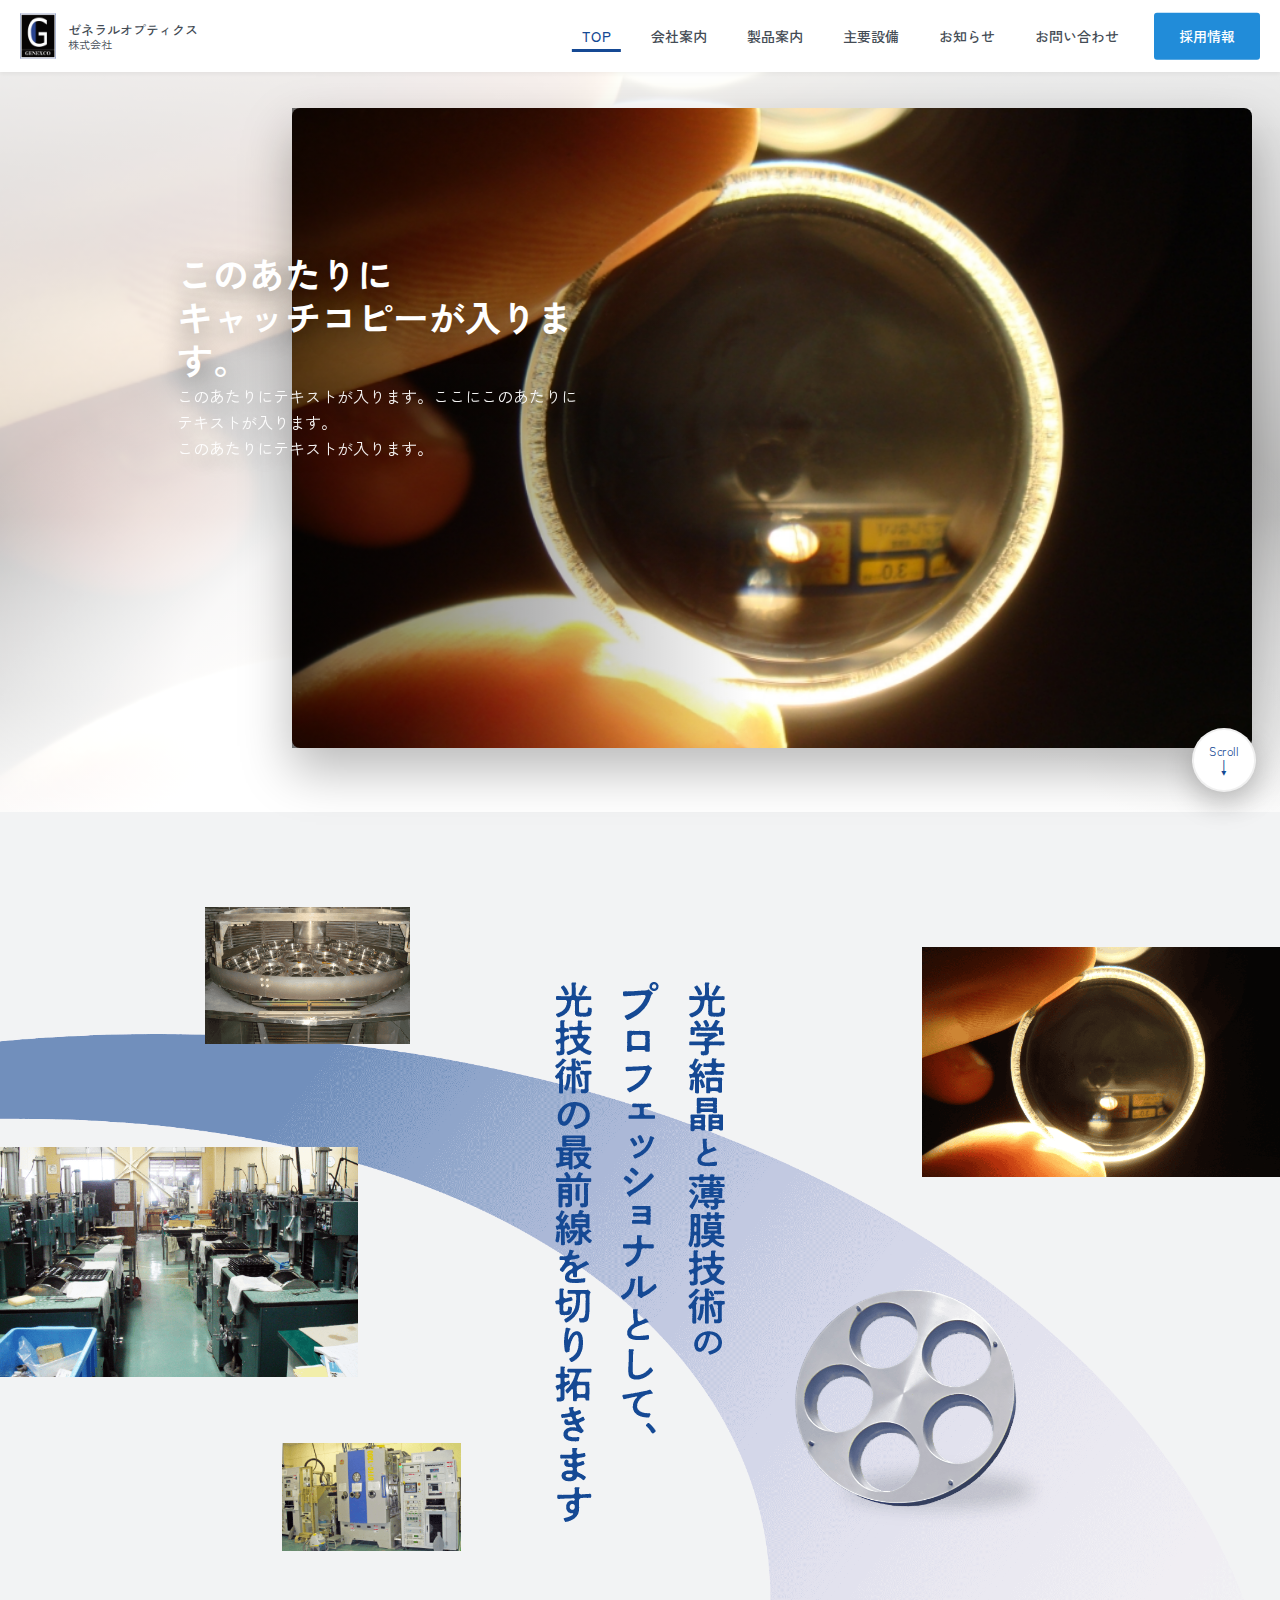
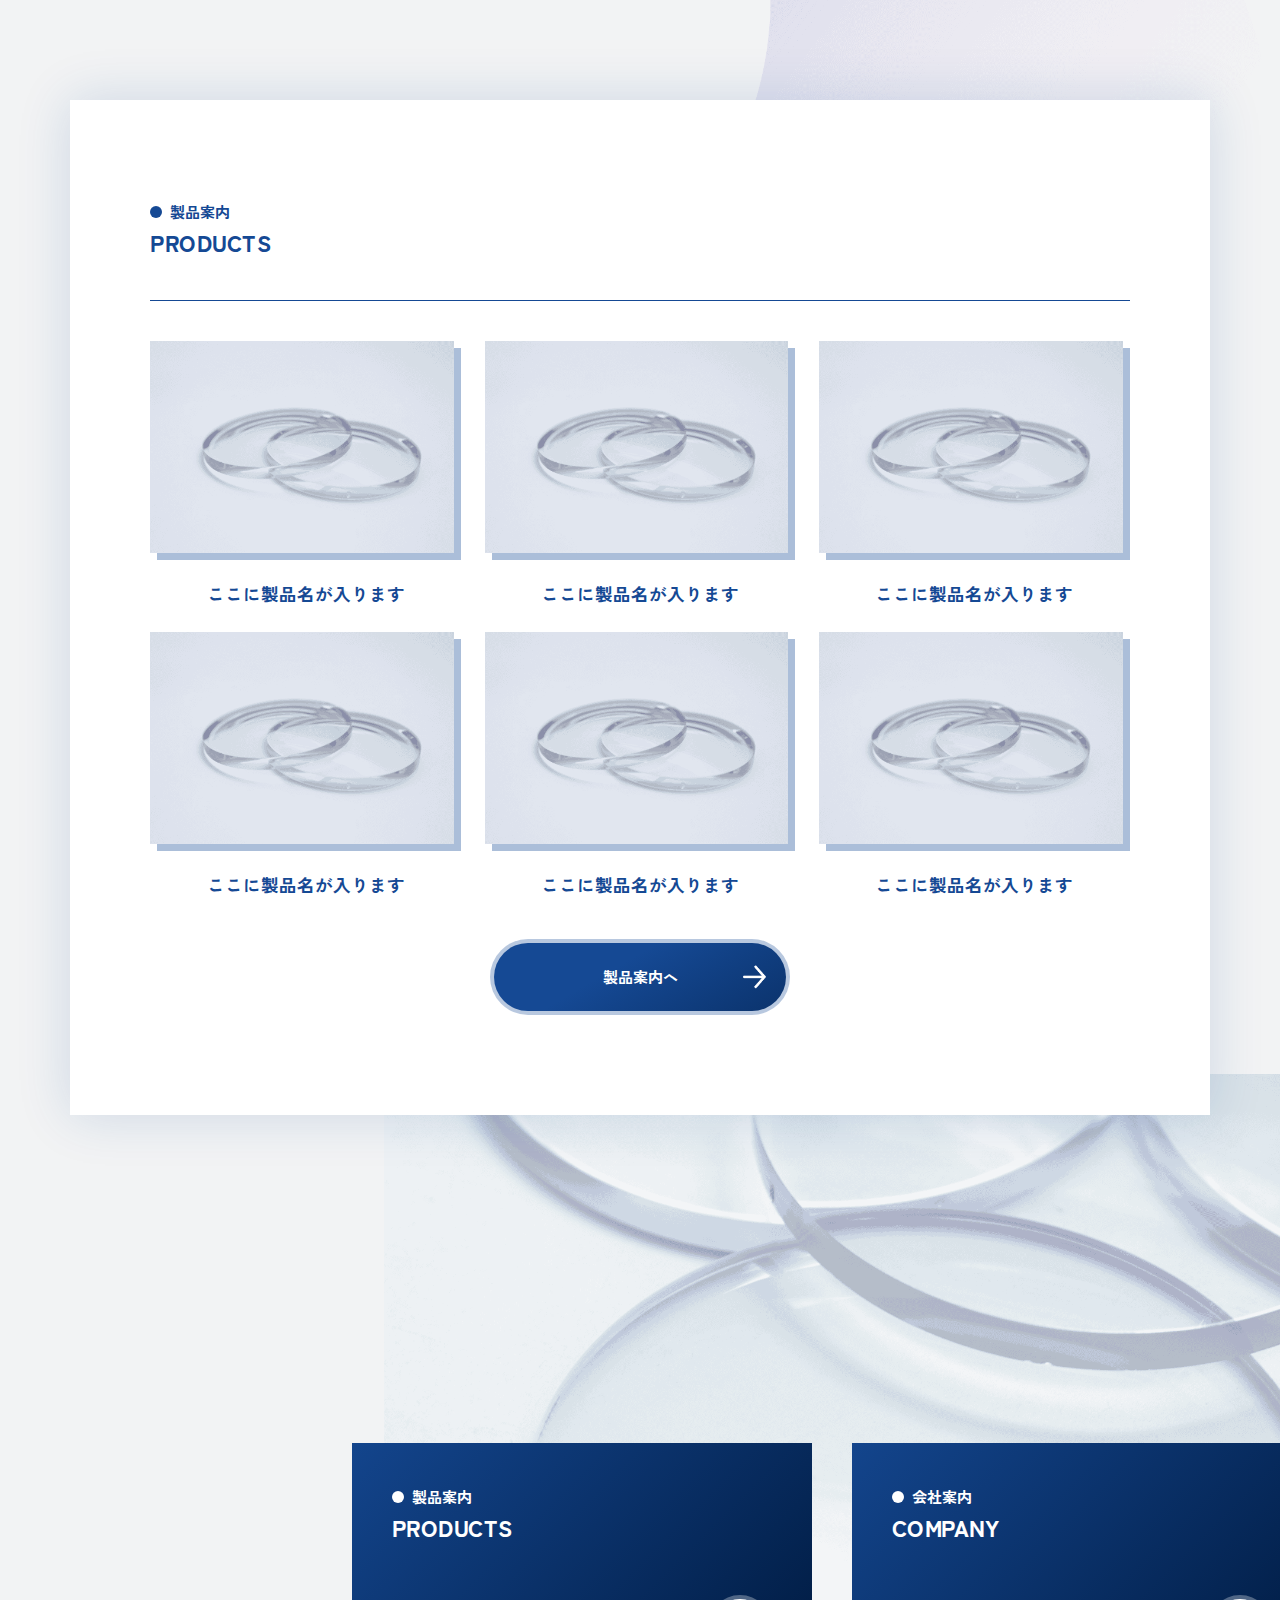
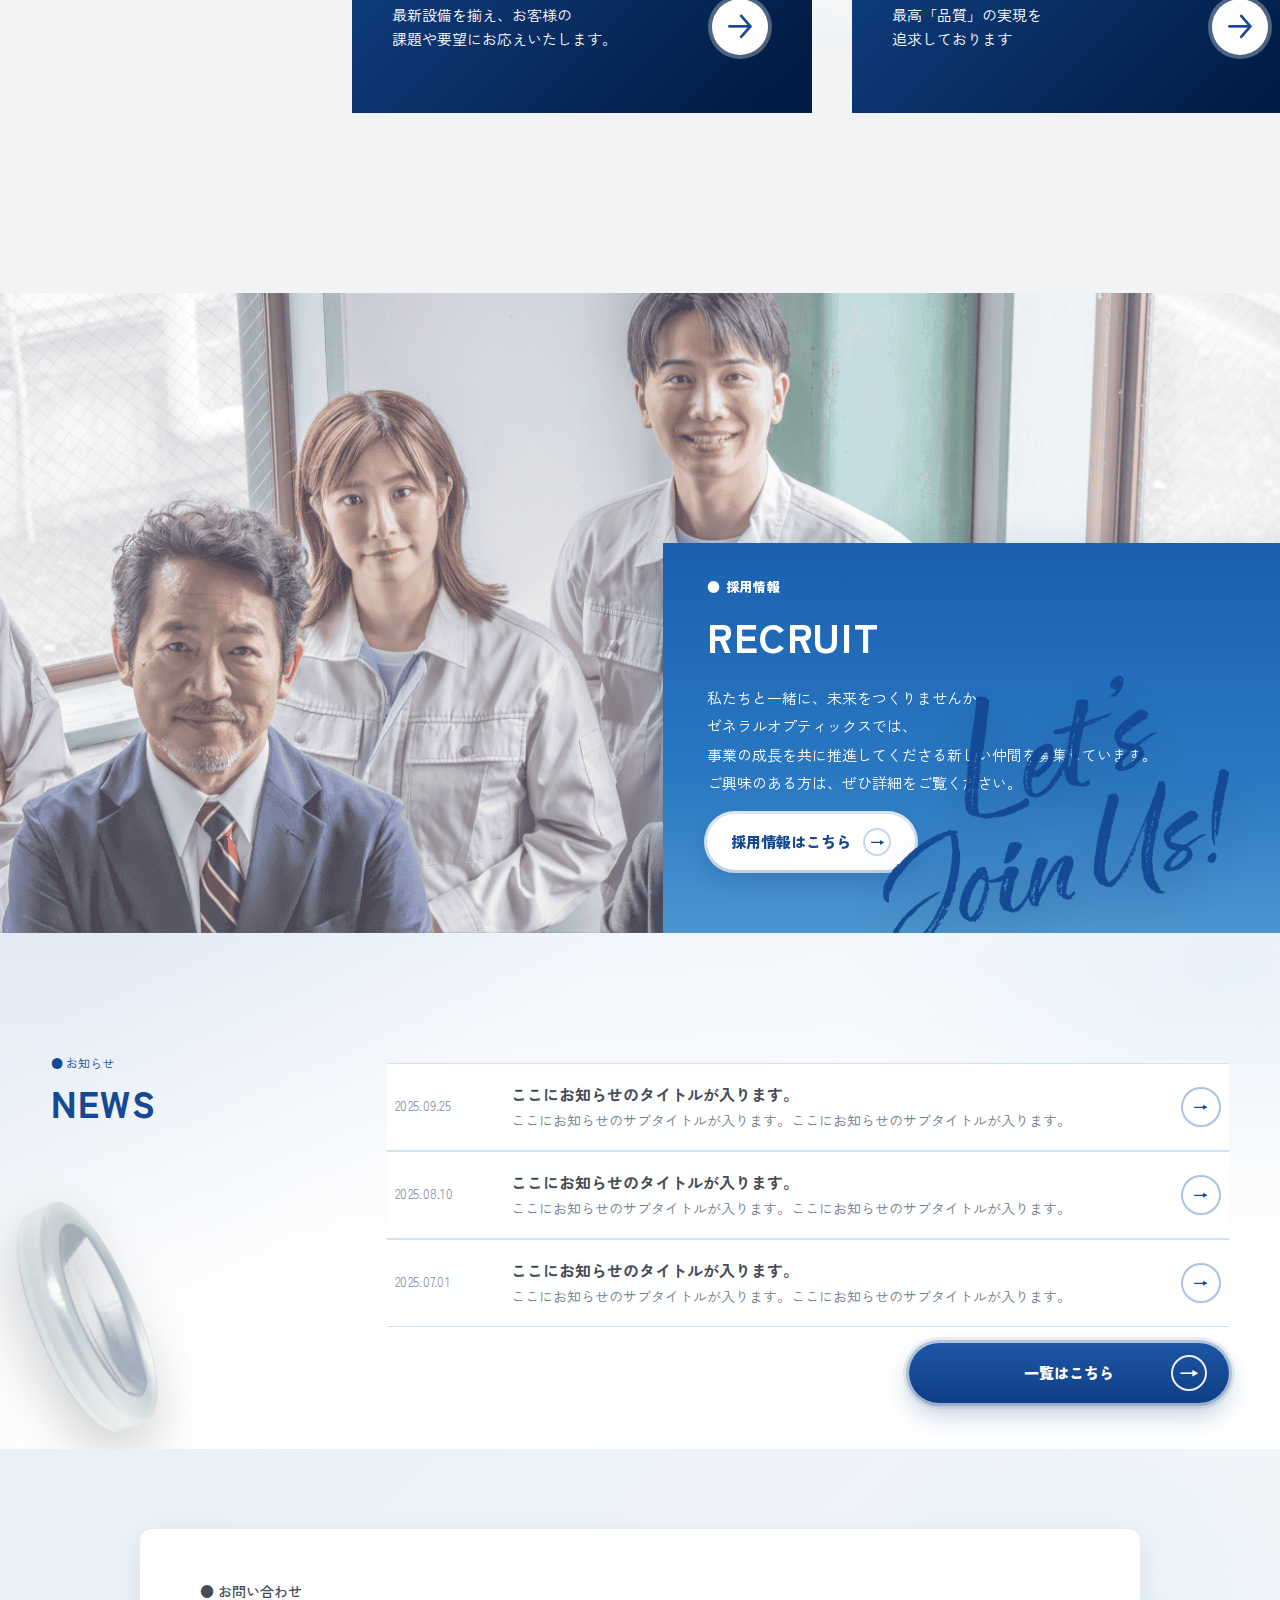
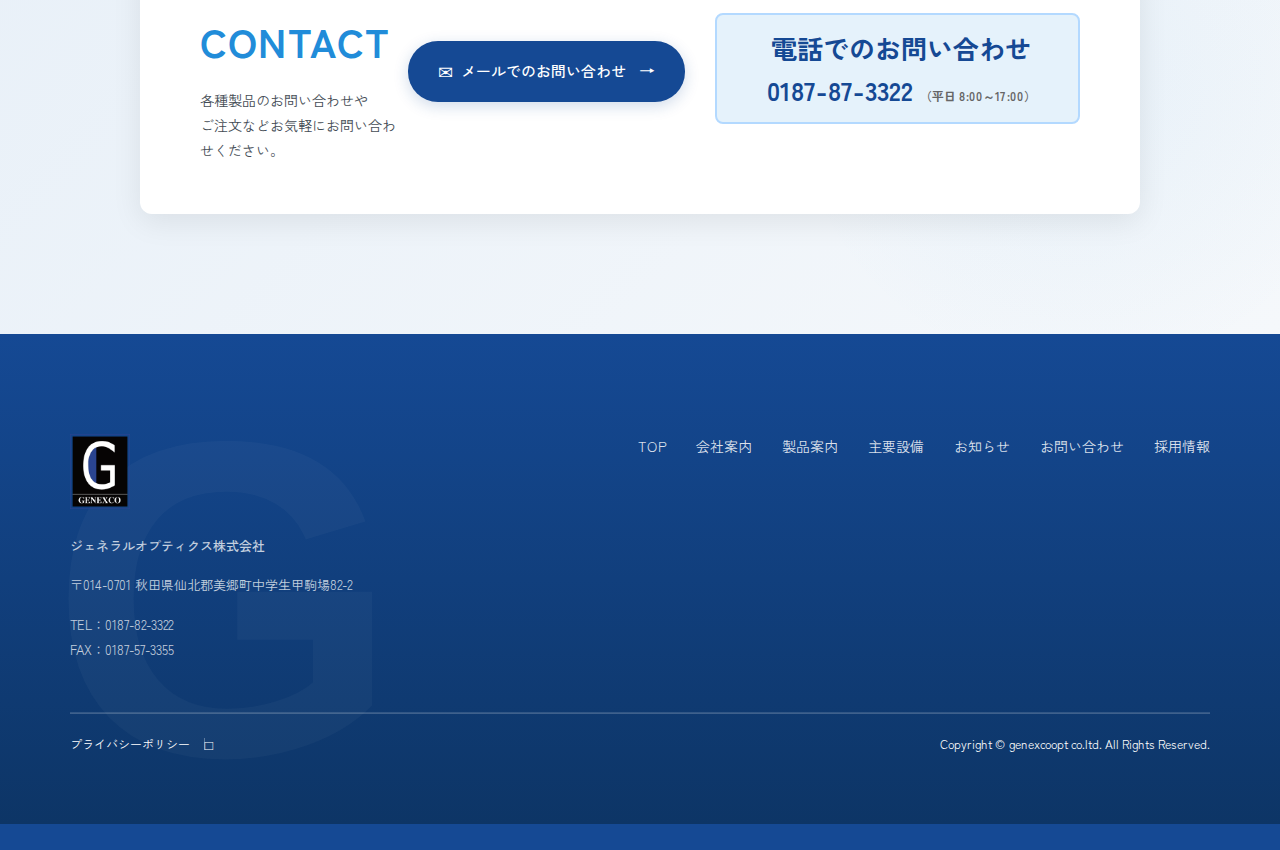
<file: index.html>
<!DOCTYPE html>
<html lang="ja">
<head>
  <meta charset="utf-8">
  <meta name="viewport" content="width=device-width, initial-scale=1">
  <title>ジェネラルオプティクス | TOP</title>
  <link href="https://fonts.googleapis.com/css2?family=Zen+Kaku+Gothic+New:wght@400;500;700&display=swap" rel="stylesheet">
  <link rel="icon" href="images/logo.png" type="image/png">
  <link rel="shortcut icon" href="images/logo.png" type="image/png">
  <link rel="stylesheet" href="css/news.css">
  <link rel="stylesheet" href="css/home.css">
  <link rel="stylesheet" href="css/main.css">
  
</head>
<body id="top">
  <!-- Global Header -->
  <header class="site-header">
    <div class="logo-outside">
      <a href="index.html" class="logo-link" aria-label="GENERAL OPTICS TOP">
        <img src="images/logo.png" alt="G" class="header-logo-icon">
        <div class="company-text">
          <span class="company-name-en">ゼネラルオプティクス</span>
          <span class="company-type">株式会社</span>
        </div>
      </a>
    </div>
    <div class="container header-content">
      <nav class="top-nav" aria-label="Primary">
        <ul>
          <li><a class="active" href="index.html">TOP</a></li>
          <li><a href="about.html">会社案内</a></li>
          <li><a href="products.html">製品案内</a></li>
          <li><a href="facility.html">主要設備</a></li>
          <li><a href="news.html">お知らせ</a></li>
          <li><a href="contact.html">お問い合わせ</a></li>
        </ul>
      </nav>
      <a href="recruit.html" class="recruit-btn" aria-label="採用情報">採用情報</a>
    </div>
  </header>

  <main>
    <!-- Hero (matches reference: dark overlay, left text, circular scroll cue) -->
    <section class="hero" aria-label="Hero">
      <div class="hero-frame">
        <img src="images/topparts_4.jpg" alt="製造現場の写真" class="hero-img">
        <div class="hero-caption">
          <p class="lead">このあたりに<br>キャッチコピーが入ります。</p>
          <p class="sub">このあたりにテキストが入ります。ここにこのあたりにテキストが入ります。<br>このあたりにテキストが入ります。</p>
        </div>
      </div>
      <a href="#images-with-text" class="scroll-cue" aria-label="スクロール">
        <span>Scroll</span>
        <span class="down">↓</span>
      </a>
    </section>

    <!-- Images with text section (replacing Intro wave) -->
    <section id="images-with-text" aria-label="Introduction visual">
      <img class="bg-2" src="General Optics_files/bg-2.png" alt="背景の抽象図形">
      <img class="text-image" src="General Optics_files/text.png" alt="光学結晶と薄膜技術のコピー">
      <img class="machine-01" src="General Optics_files/machine-01.png" alt="レンズ加工機">
      <img class="haruchika-polishing-machine" src="General Optics_files/haruchika-polishing-machine.png" alt="研磨機">
      <img class="automatic-deposition-machine" src="General Optics_files/automatic-deposition-machine.png" alt="自動成膜装置">
      <img class="holding-lens" src="General Optics_files/holding-lens.png" alt="レンズを持つ手元の写真">
      <img class="spinner" src="General Optics_files/spinner.png" alt="回転する部品の画像">
    </section>

    <!-- PRODUCTS (imported from reference layout) -->
    <section id="products">
      <div class="section-heading">
        <ul>
          <li class="black">製品案内</li>
        </ul>
        <h2><strong>Products</strong></h2>
      </div>
      <div class="separator-line"></div>
      <div class="products-grid">
        <div class="product-item">
          <img src="General Optics_files/two-lenses.png" alt="レンズ製品画像1">
          <h3>ここに製品名が入ります</h3>
        </div>
        <div class="product-item">
          <img src="General Optics_files/two-lenses.png" alt="レンズ製品画像2">
          <h3>ここに製品名が入ります</h3>
        </div>
        <div class="product-item">
          <img src="General Optics_files/two-lenses.png" alt="レンズ製品画像3">
          <h3>ここに製品名が入ります</h3>
        </div>
        <div class="product-item">
          <img src="General Optics_files/two-lenses.png" alt="レンズ製品画像4">
          <h3>ここに製品名が入ります</h3>
        </div>
        <div class="product-item">
          <img src="General Optics_files/two-lenses.png" alt="レンズ製品画像5">
          <h3>ここに製品名が入ります</h3>
        </div>
        <div class="product-item">
          <img src="General Optics_files/two-lenses.png" alt="レンズ製品画像6">
          <h3>ここに製品名が入ります</h3>
        </div>
      </div>
      <a class="site-button margin-auto" href="products.html">
        <div class="inner">
          <span>製品案内へ</span>
          <img src="General Optics_files/arrow-right.png" alt="右矢印">
        </div>
      </a>
    </section>

    <!-- ABOUT section (facility & company cards replacement) -->
    <section id="about">
      <img class="many-lenses" src="General Optics_files/many-lenses.png" alt="多数のレンズ背景">
      <div class="about-grid">
        <div class="about-card">
          <div class="section-heading white">
            <ul>
              <li>製品案内</li>
            </ul>
            <h2>Products</h2>
          </div>
          <div class="about-card-lower">
            <p>最新設備を揃え、お客様の<br>課題や要望にお応えいたします。</p>
            <a class="about-card-button" href="products.html">
              <div class="inner">
                <img src="General Optics_files/arrow-right-blue.png" alt="右矢印アイコン">
              </div>
            </a>
          </div>
          <img class="about-bg" src="General Optics_files/lens-factory-machines.png" alt="工場設備背景">
          <div class="about-bg-image-gradient"></div>
          <div class="bg-gradient"></div>
        </div>
        <div class="about-card">
          <div class="section-heading white">
            <ul>
              <li>会社案内</li>
            </ul>
            <h2>COMPANY</h2>
          </div>
          <div class="about-card-lower">
            <p>最高「品質」の実現を<br>追求しております</p>
            <a class="about-card-button" href="about.html">
              <div class="inner">
                <img src="General Optics_files/arrow-right-blue.png" alt="右矢印アイコン">
              </div>
            </a>
          </div>
          <img class="about-bg" src="General Optics_files/lens-factory-machines.png" alt="工場設備背景">
          <div class="about-bg-image-gradient"></div>
          <div class="bg-gradient"></div>
        </div>
      </div>
    </section>

    <!-- JOIN US (rewritten to match design) -->
    <section id="join-us" aria-label="Recruit">
      <div class="join-visual">
        <img src="General Optics_files/people.png" alt="社内メンバー" class="join-photo">
      </div>
      <div class="join-card" role="region" aria-label="採用情報">
        <p class="join-kicker">● 採用情報</p>
        <h3 class="join-title">RECRUIT</h3>
        <p class="join-desc">
          私たちと一緒に、未来をつくりませんか。<br>
          ゼネラルオプティックスでは、<br>
          事業の成長を共に推進してくださる新しい仲間を募集しています。<br>
          ご興味のある方は、ぜひ詳細をご覧ください。
        </p>
        <a class="join-cta" href="recruit.html" aria-label="採用情報はこちら">
          採用情報はこちら
          <span class="arrow">→</span>
        </a>
        <img src="General Optics_files/blue-bg-blur.png" alt="" class="join-card-bg" aria-hidden="true">
      </div>
      <img src="General Optics_files/lets-join-is.png" alt="Let's Join Us!" class="join-handwrite">
    </section>

    <!-- NEWS (home, redesigned to match reference) -->
    <section class="news home-news">
      <div class="container news-inner">
        <div class="news-left">
          <p class="news-kicker">● お知らせ</p>
          <h3 class="en">NEWS</h3>
          <div class="news-visual">
            <img src="images/lens_cutout1.png" alt="ring" class="ring3d" aria-hidden="true">
          </div>
        </div>
        <div class="news-right">
          <ul class="news-list">
            <li>
              <a href="news.html" class="news-item">
                <span class="date">2025.09.25</span>
                <div class="texts">
                  <p class="title">ここにお知らせのタイトルが入ります。</p>
                  <p class="sub">ここにお知らせのサブタイトルが入ります。ここにお知らせのサブタイトルが入ります。</p>
                </div>
                <span class="circle-btn" aria-hidden="true">→</span>
              </a>
            </li>
            <li>
              <a href="news.html" class="news-item">
                <span class="date">2025.08.10</span>
                <div class="texts">
                  <p class="title">ここにお知らせのタイトルが入ります。</p>
                  <p class="sub">ここにお知らせのサブタイトルが入ります。ここにお知らせのサブタイトルが入ります。</p>
                </div>
                <span class="circle-btn" aria-hidden="true">→</span>
              </a>
            </li>
            <li>
              <a href="news.html" class="news-item">
                <span class="date">2025.07.01</span>
                <div class="texts">
                  <p class="title">ここにお知らせのタイトルが入ります。</p>
                  <p class="sub">ここにお知らせのサブタイトルが入ります。ここにお知らせのサブタイトルが入ります。</p>
                </div>
                <span class="circle-btn" aria-hidden="true">→</span>
              </a>
            </li>
          </ul>
          <div class="news-more right">
            <a href="news.html" class="pill">一覧はこちら <span class="arrow">→</span></a>
          </div>
        </div>
      </div>
    </section>

    <!-- CONTACT (same as news.html) -->
    <section class="contact-section">
      <div class="container contact-container">
        <div class="contact-card">
          <div class="contact-card-content">
            <p class="contact-header-text">● お問い合わせ</p>
            <h2>CONTACT</h2>
            <p>各種製品のお問い合わせや</p>
            <p>ご注文などお気軽にお問い合わせください。</p>
          </div>

          <div class="contact-buttons">
            <a href="contact.html" class="email-btn contact-btn">
              <span class="email-icon">✉</span>
              メールでのお問い合わせ
              <span class="arrow-icon-small">→</span>
            </a>
            <div class="phone-info">
              <a href="tel:0187873322" class="phone-number-btn">
                <span class="phone-icon" aria-hidden="true">
                  <svg viewBox="0 0 24 24" xmlns="http://www.w3.org/2000/svg" focusable="false" aria-hidden="true">
                    <path d="M6.62 10.79a15.05 15.05 0 006.59 6.59l1.82-1.82a1 1 0 011.02-.24c1.12.37 2.33.57 3.57.57a1 1 0 011 1v2.9a1 1 0 01-.9 1 19 19 0 01-8.2-2.7 18.86 18.86 0 01-5.76-5.76A19 19 0 013 5.08a1 1 0 011-1h2.9a1 1 0 011 1c0 1.24.2 2.45.57 3.57a1 1 0 01-.24 1.02l-1.61 1.62z"/>
                  </svg>
                </span>
                <span class="phone-lines">
                  <span class="phone-label">電話でのお問い合わせ</span>
                  <span class="phone-number">0187-87-3322</span>
                  <span class="phone-hours">（平日 8:00～17:00）</span>
                </span>
              </a>
            </div>
          </div>
        </div>
      </div>
    </section>
  </main>

  <!-- Footer -->
  <footer class="site-footer">
    <div class="container footer-content">
      <div class="company-info">
        <img src="images/logo.png" alt="GENERAL OPTICS" class="footer-logo-g">
        <p class="company-name">ジェネラルオプティクス株式会社</p>
        <p class="company-address">〒014-0701 秋田県仙北郡美郷町中学生甲駒場82-2</p>
        <p class="company-tel-fax">TEL：0187-82-3322<br>FAX：0187-57-3355</p>
      </div>
      <nav class="footer-nav">
        <ul>
          <li><a href="index.html">TOP</a></li>
          <li><a href="about.html">会社案内</a></li>
          <li><a href="products.html">製品案内</a></li>
          <li><a href="facility.html">主要設備</a></li>
          <li><a href="news.html">お知らせ</a></li>
          <li><a href="contact.html">お問い合わせ</a></li>
          <li><a href="recruit.html">採用情報</a></li>
        </ul>
      </nav>
    </div>
    <div class="container copyright-bar">
      <a href="privacy.html" class="privacy-policy">プライバシーポリシー</a>
  <p class="copyright">Copyright © genexcoopt co.ltd. All Rights Reserved.</p>
    </div>
    <a href="#top" class="back-to-top-btn">TOP</a>
  </footer>


  <script src="js/main.js"></script>
</body>
</html>
</file>
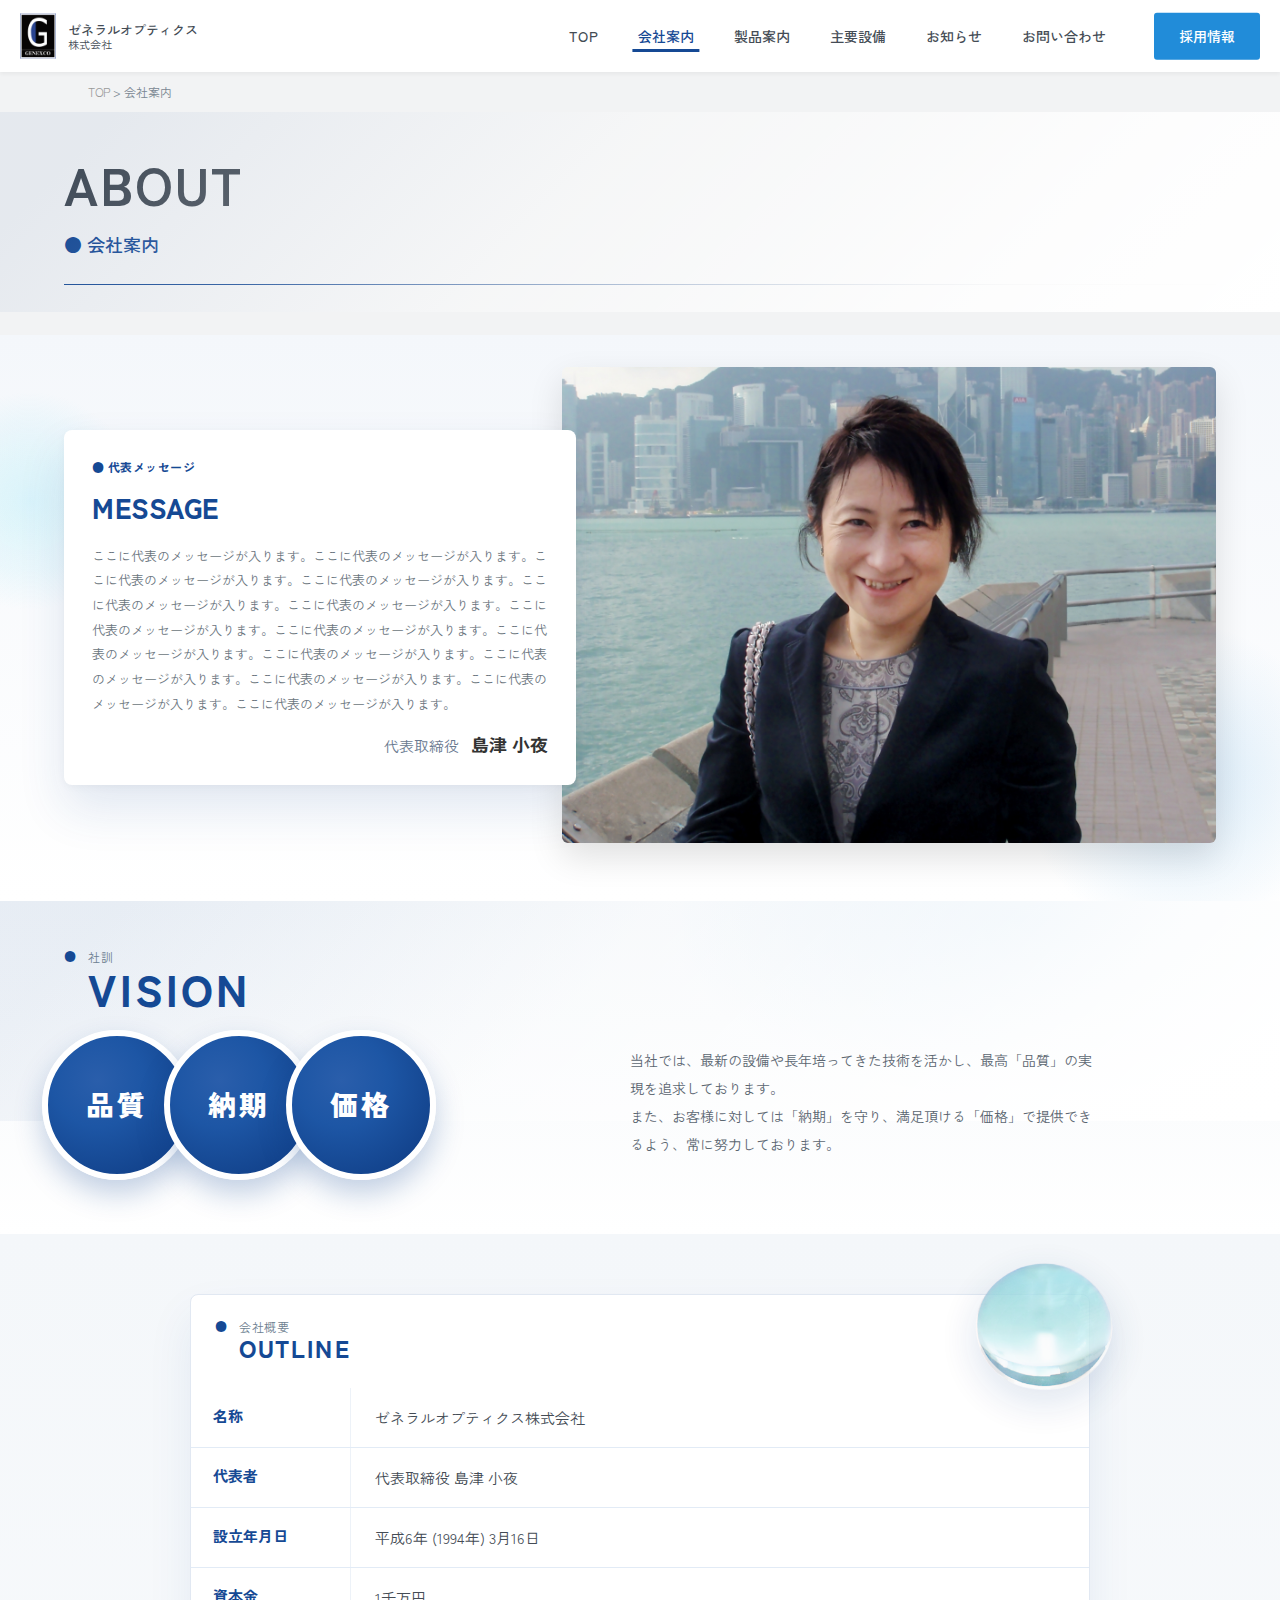
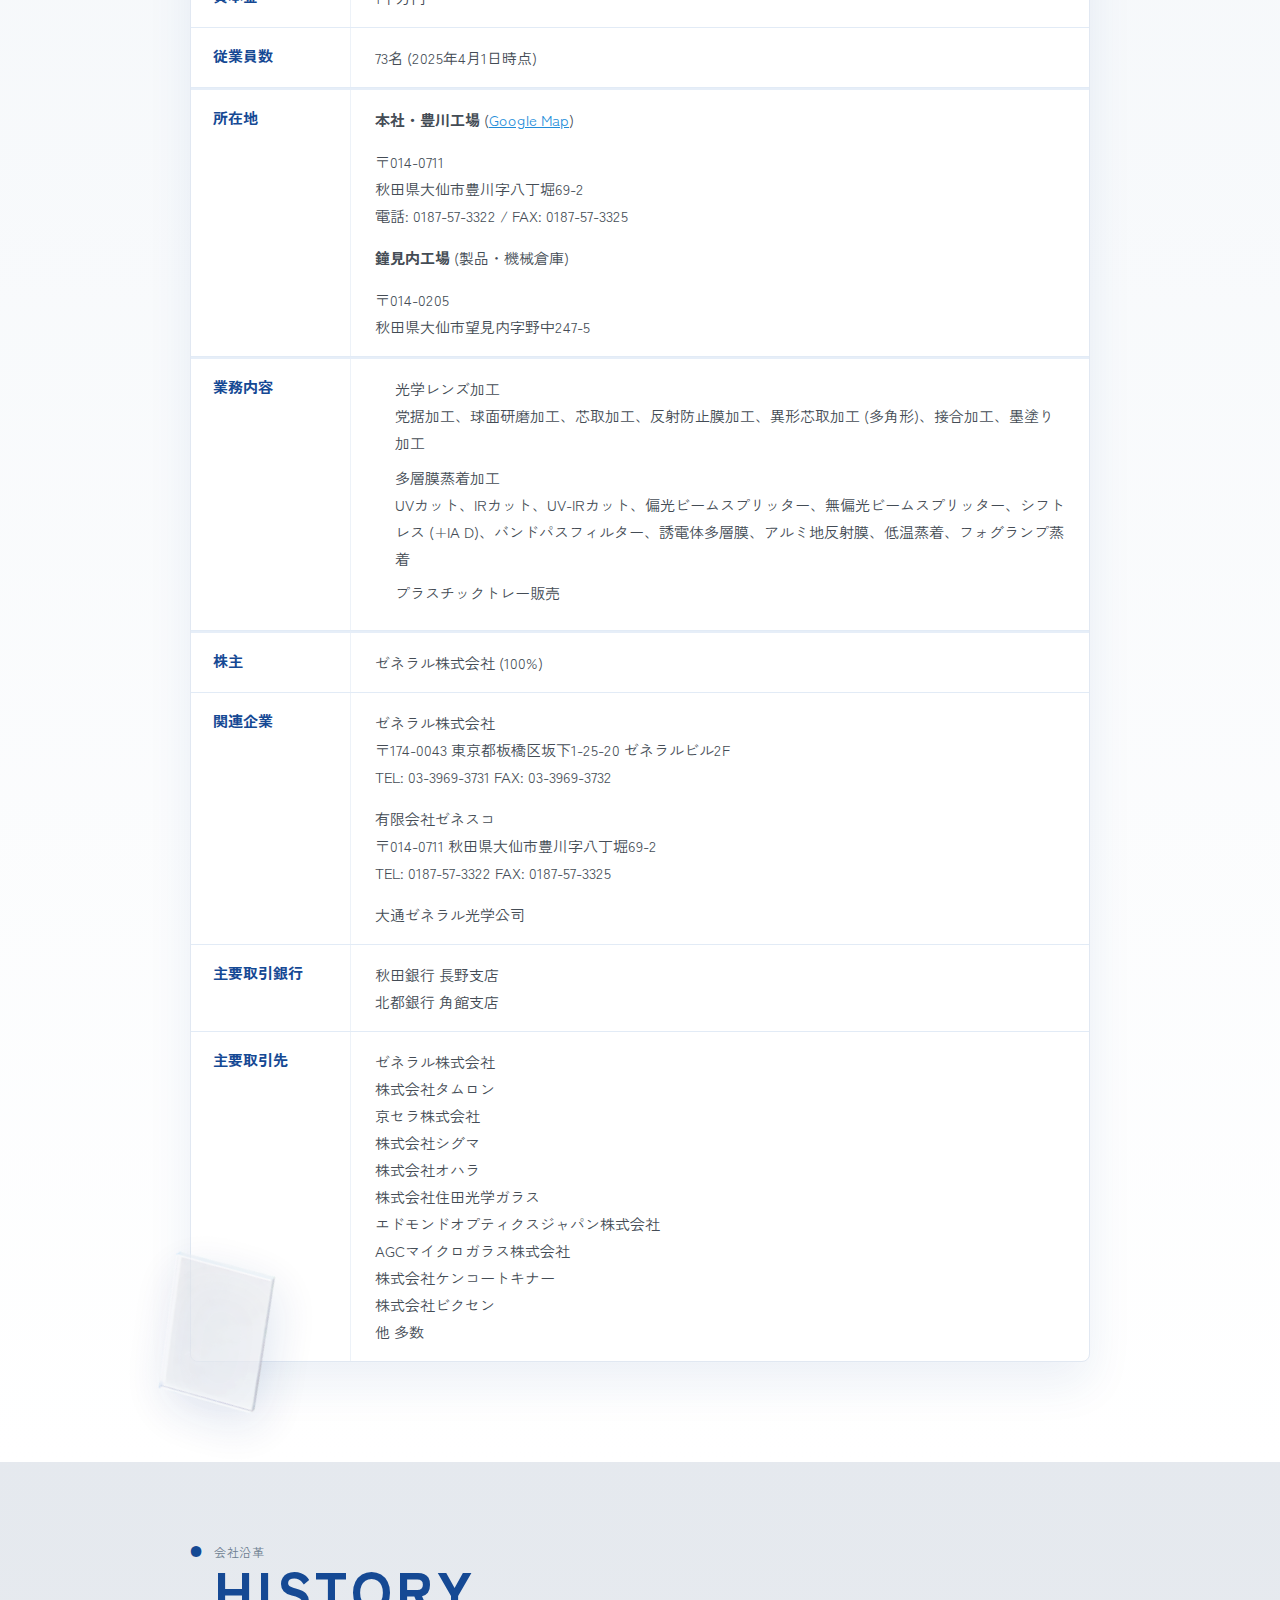
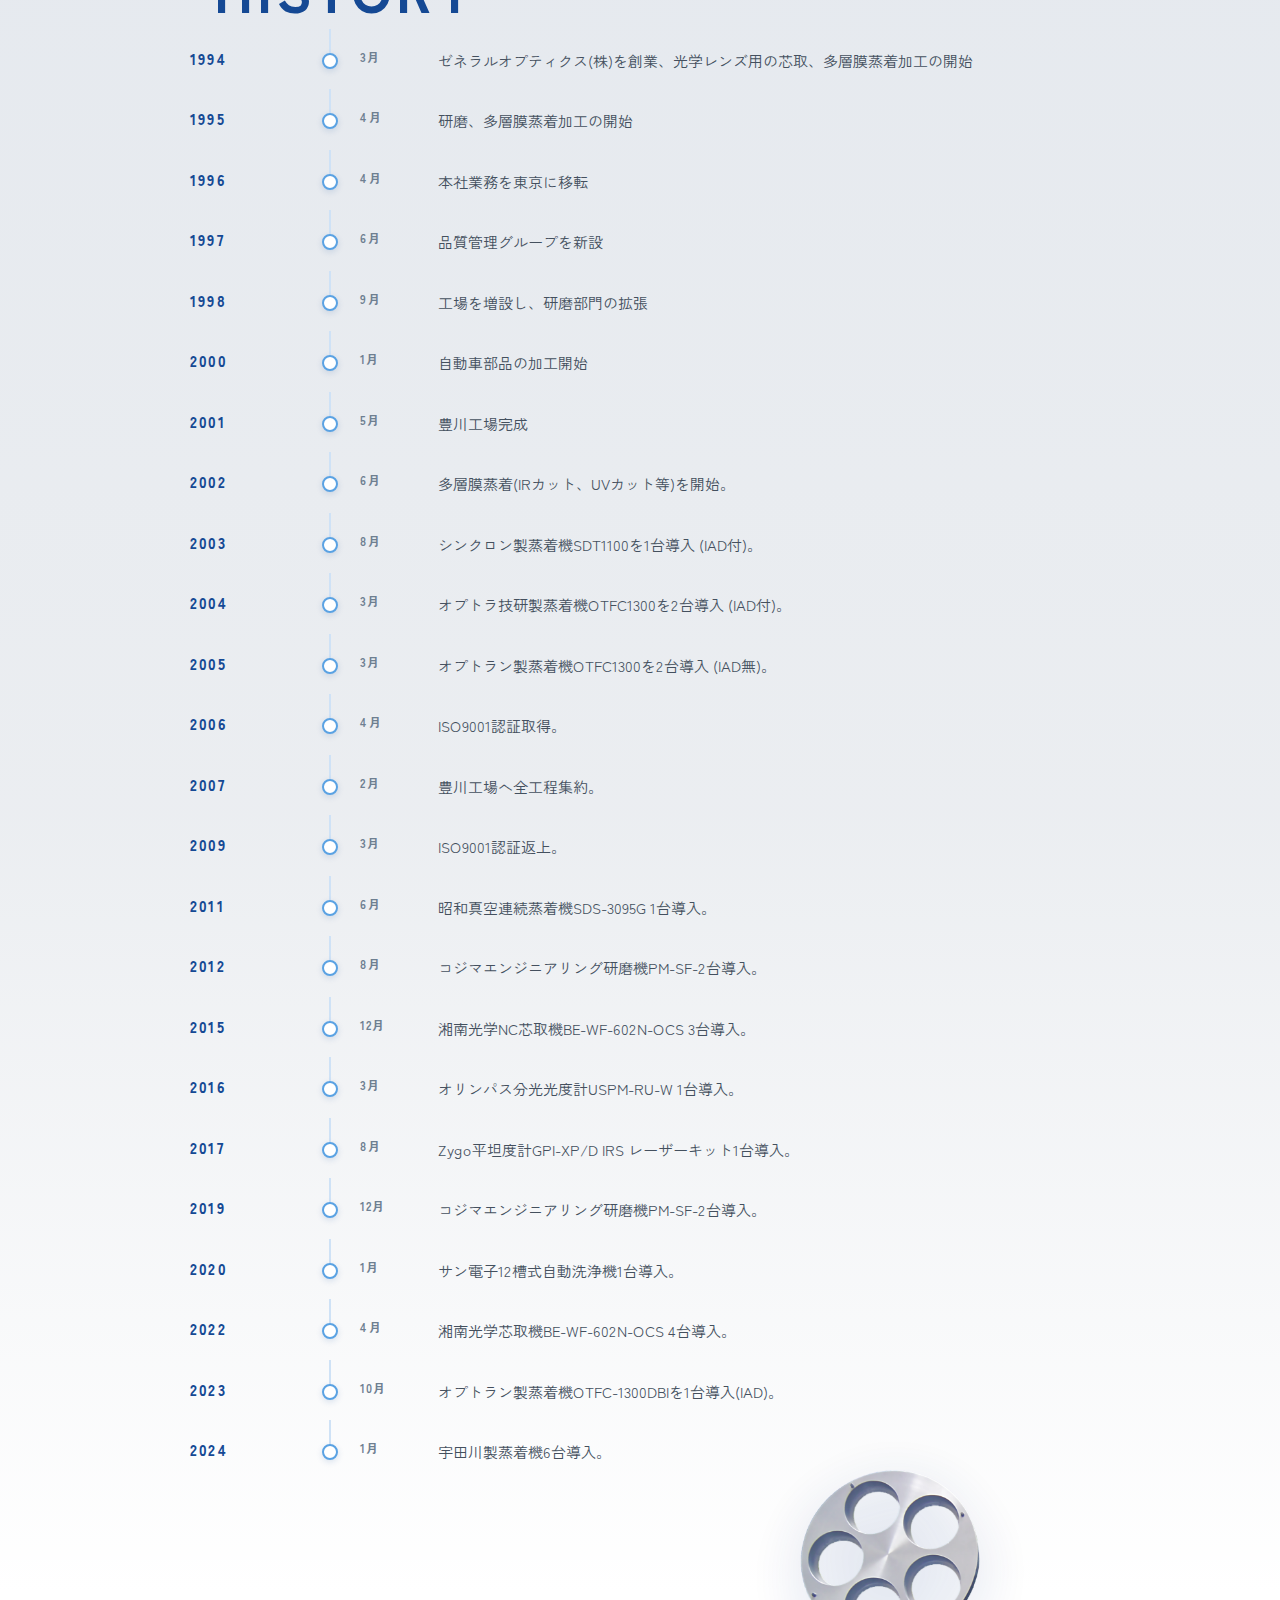
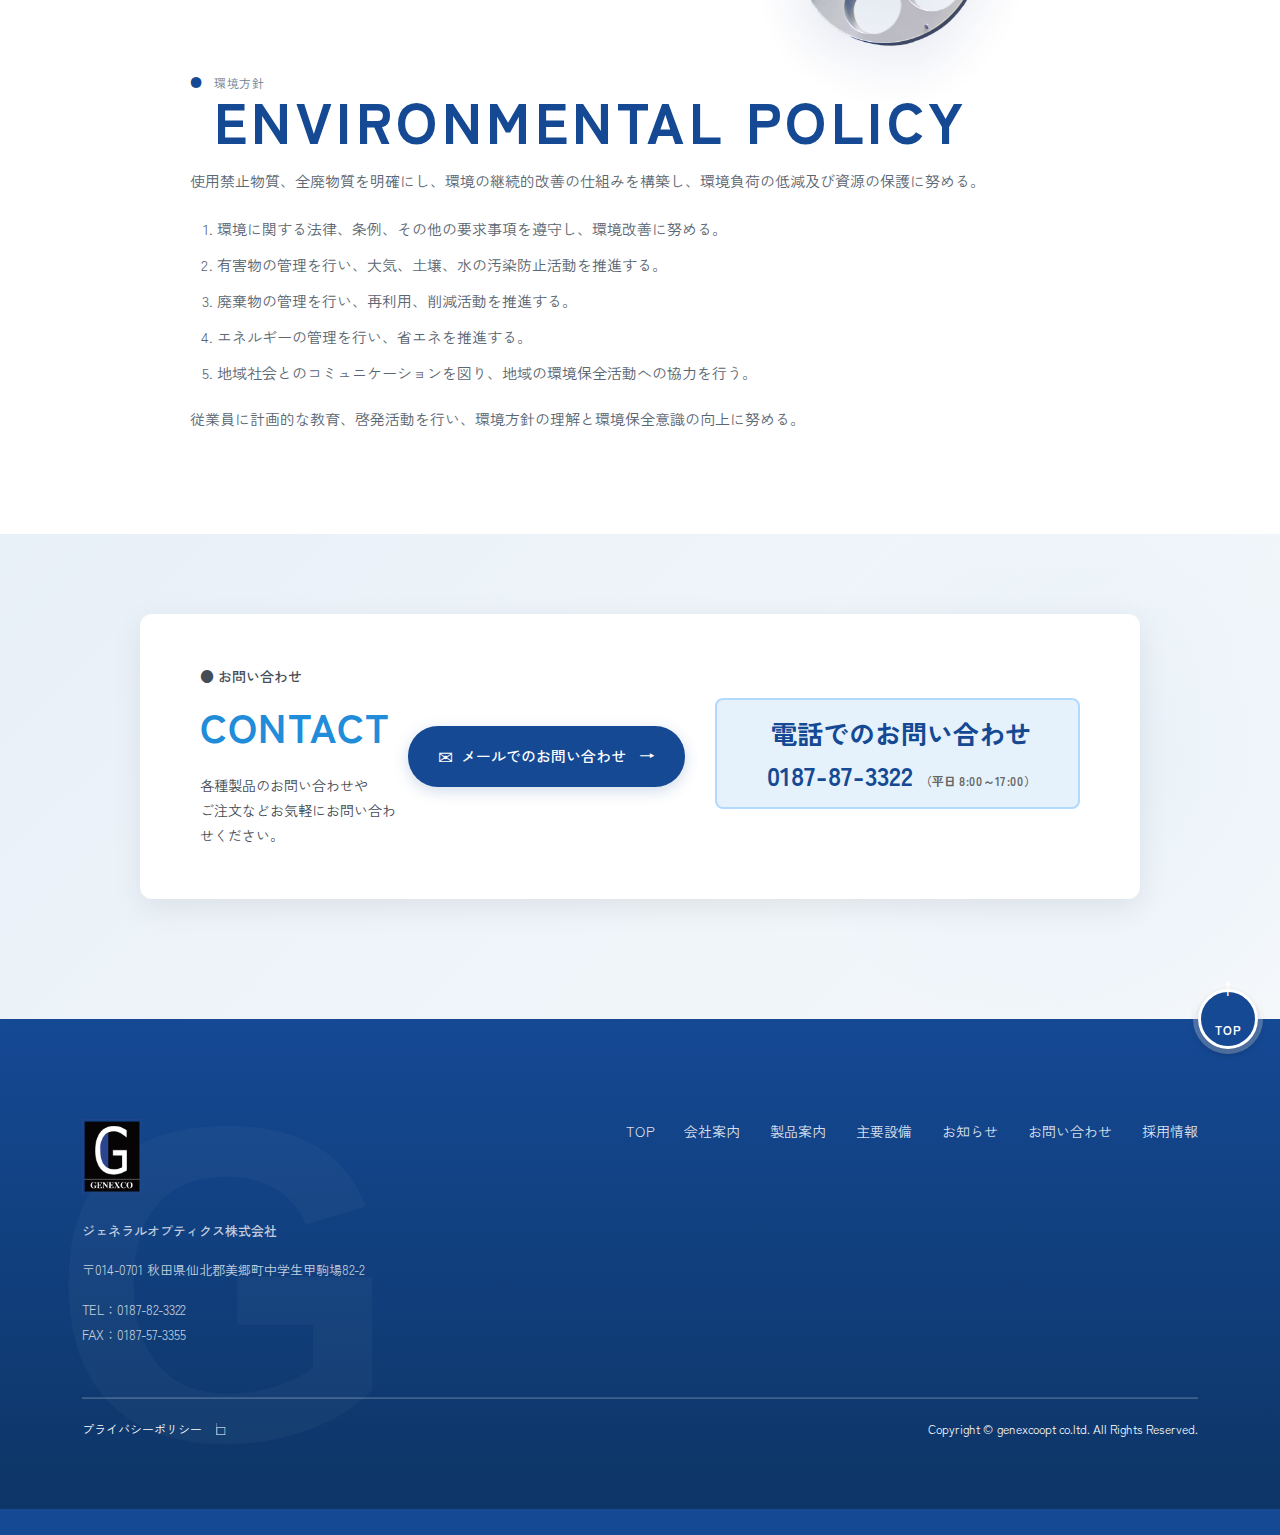
<file: about.html>
<!DOCTYPE html>
<html lang="ja">
<head>
  <meta charset="UTF-8" />
  <meta name="viewport" content="width=device-width, initial-scale=1.0" />
  <title>会社案内 | ジェネラルオプティクス</title>
  <link href="https://fonts.googleapis.com/css2?family=Zen+Kaku+Gothic+New:wght@400;500;700&display=swap" rel="stylesheet">
  <link rel="icon" href="images/logo.png" type="image/png">
  <link rel="shortcut icon" href="images/logo.png" type="image/png">
  <!-- Base (header/footer/contact, palette) -->
  <link href="css/news.css" rel="stylesheet">
  <!-- Page specific -->
  <link href="css/about.css" rel="stylesheet">
  <!-- Shared header layout -->
  <link href="css/main.css" rel="stylesheet">
  </head>
<body id="top">

  <!-- Global Header (same as news.html) -->
  <header class="site-header">
    <div class="logo-outside">
      <a href="index.html">
        <img src="images/logo.png" alt="G" class="header-logo-icon">
        <div class="company-text">
          <span class="company-name-en">ゼネラルオプティクス</span>
          <span class="company-type">株式会社</span>
        </div>
      </a>
    </div>
    <div class="container header-content">
      <nav class="top-nav" aria-label="Primary">
        <ul>
          <li><a href="index.html">TOP</a></li>
          <li><a href="about.html" class="active">会社案内</a></li>
          <li><a href="products.html">製品案内</a></li>
          <li><a href="facility.html">主要設備</a></li>
          <li><a href="news.html">お知らせ</a></li>
          <li><a href="contact.html">お問い合わせ</a></li>
        </ul>
      </nav>
      <a href="recruit.html" class="recruit-btn">採用情報</a>
    </div>
  </header>

  <main>
    <div class="container breadcrumb">
  <a href="index.html">TOP</a> &gt; 会社案内
    </div>

    <!-- Page header (match NEWS/FACILITY style) -->
    <section class="news-section about-hero">
      <div class="container news-header">
        <h1 class="news-title-text">ABOUT</h1>
        <p>● 会社案内</p>
        <div class="underline-blue"></div>
      </div>
    </section>

    <!-- MESSAGE -->
    <section class="message-section">
      <div class="container message-grid">
        <div class="message-card">
          <p class="card-kicker">● 代表メッセージ</p>
          <h2 class="card-title">MESSAGE</h2>
          <p>ここに代表のメッセージが入ります。ここに代表のメッセージが入ります。ここに代表のメッセージが入ります。ここに代表のメッセージが入ります。ここに代表のメッセージが入ります。ここに代表のメッセージが入ります。ここに代表のメッセージが入ります。ここに代表のメッセージが入ります。ここに代表のメッセージが入ります。ここに代表のメッセージが入ります。ここに代表のメッセージが入ります。ここに代表のメッセージが入ります。ここに代表のメッセージが入ります。ここに代表のメッセージが入ります。</p>
          <div class="signature">
            <span>代表取締役</span>
            <strong>島津 小夜</strong>
          </div>
        </div>
        <div class="message-photo">
          <img src="images/president.jpg" alt="代表取締役 島津 小夜">
        </div>
      </div>
    </section>

    <!-- VISION -->
    <section class="vision-section">
      <div class="container vision-container">
        <div class="vision-content">
          <div class="section-hd">
            <span class="dot">●</span>
            <div>
              <p class="ja">社訓</p>
              <p class="en">VISION</p>
            </div>
          </div>
          <div class="vision-circles">
            <div class="circle">品質</div>
            <div class="circle">納期</div>
            <div class="circle">価格</div>
          </div>
          <p class="vision-text">
            当社では、最新の設備や長年培ってきた技術を活かし、最高「品質」の実現を追求しております。<br>
            また、お客様に対しては「納期」を守り、満足頂ける「価格」で提供できるよう、常に努力しております。
          </p>
        </div>
      </div>
    </section>

    <!-- OUTLINE -->
    <section class="outline-section">
      <div class="container outline-container">
        <!-- corner decorations -->
        <img src="images/lens_cutout2.png" alt="" class="outline-deco-top">
        <img src="images/lens_cutout3.png" alt="" class="outline-deco-bottom">
        <div class="outline-card">
          <div class="outline-card-header section-hd">
            <span class="dot">●</span>
            <div>
              <p class="ja">会社概要</p>
              <p class="en">OUTLINE</p>
            </div>
          </div>
          <dl class="outline-list">
            <div class="row"><dt>名称</dt><dd>ゼネラルオプティクス株式会社</dd></div>
            <div class="row"><dt>代表者</dt><dd>代表取締役 島津 小夜</dd></div>
            <div class="row"><dt>設立年月日</dt><dd>平成6年 (1994年) 3月16日</dd></div>
            <div class="row"><dt>資本金</dt><dd>1千万円</dd></div>
            <div class="row"><dt>従業員数</dt><dd>73名 (2025年4月1日時点)</dd></div>
            <div class="row break"><dt>所在地</dt><dd>
              <p><strong>本社・豊川工場</strong> (<a href="#" class="map-link">Google Map</a>)</p>
              <p>〒014-0711<br>秋田県大仙市豊川字八丁堀69-2<br>電話: 0187-57-3322 / FAX: 0187-57-3325</p>
              <p><strong>鐘見内工場</strong> (製品・機械倉庫)</p>
              <p>〒014-0205<br>秋田県大仙市望見内字野中247-5</p>
            </dd></div>
            <div class="row break"><dt>業務内容</dt><dd>
              <ol>
                <li>光学レンズ加工<br>党据加工、球面研磨加工、芯取加工、反射防止膜加工、異形芯取加工 (多角形)、接合加工、墨塗り加工</li>
                <li>多層膜蒸着加工<br>UVカット、IRカット、UV-IRカット、偏光ビームスプリッター、無偏光ビームスプリッター、シフトレス (+IA D)、バンドパスフィルター、誘電体多層膜、アルミ地反射膜、低温蒸着、フォグランプ蒸着</li>
                <li>プラスチックトレー販売</li>
              </ol>
            </dd></div>
            <div class="row break"><dt>株主</dt><dd>ゼネラル株式会社 (100%)</dd></div>
            <div class="row"><dt>関連企業</dt><dd>
              <p>ゼネラル株式会社<br>〒174-0043 東京都板橋区坂下1-25-20 ゼネラルビル2F<br>TEL: 03-3969-3731 FAX: 03-3969-3732</p>
              <p>有限会社ゼネスコ<br>〒014-0711 秋田県大仙市豊川字八丁堀69-2<br>TEL: 0187-57-3322 FAX: 0187-57-3325</p>
              <p>大通ゼネラル光学公司</p>
            </dd></div>
            <div class="row"><dt>主要取引銀行</dt><dd>秋田銀行 長野支店<br>北都銀行 角館支店</dd></div>
            <div class="row"><dt>主要取引先</dt><dd>ゼネラル株式会社<br>株式会社タムロン<br>京セラ株式会社<br>株式会社シグマ<br>株式会社オハラ<br>株式会社住田光学ガラス<br>エドモンドオプティクスジャパン株式会社<br>AGCマイクロガラス株式会社<br>株式会社ケンコートキナー<br>株式会社ビクセン<br>他 多数</dd></div>
          </dl>
        </div>
      </div>
    </section>

    <!-- HISTORY (floating on background with vertical timeline) -->
    <section class="history-section">
      <div class="history-bg" aria-hidden="true"></div>
      <div class="container history-container">
        <div class="section-hd">
          <span class="dot">●</span>
          <div>
            <p class="ja">会社沿革</p>
            <p class="en">HISTORY</p>
          </div>
        </div>

        <ul class="timeline" aria-label="Company History Timeline">
          <li class="timeline-row">
            <div class="year">1994</div>
            <div class="line"></div>
            <div class="month">3月</div>
            <div class="desc">ゼネラルオプティクス(株)を創業、光学レンズ用の芯取、多層膜蒸着加工の開始</div>
          </li>
          <li class="timeline-row">
            <div class="year">1995</div>
            <div class="line"></div>
            <div class="month">4月</div>
            <div class="desc">研磨、多層膜蒸着加工の開始</div>
          </li>
          <li class="timeline-row">
            <div class="year">1996</div>
            <div class="line"></div>
            <div class="month">4月</div>
            <div class="desc">本社業務を東京に移転</div>
          </li>
          <li class="timeline-row">
            <div class="year">1997</div>
            <div class="line"></div>
            <div class="month">6月</div>
            <div class="desc">品質管理グループを新設</div>
          </li>
          <li class="timeline-row">
            <div class="year">1998</div>
            <div class="line"></div>
            <div class="month">9月</div>
            <div class="desc">工場を増設し、研磨部門の拡張</div>
          </li>
          <li class="timeline-row">
            <div class="year">2000</div>
            <div class="line"></div>
            <div class="month">1月</div>
            <div class="desc">自動車部品の加工開始</div>
          </li>
          <li class="timeline-row">
            <div class="year">2001</div>
            <div class="line"></div>
            <div class="month">5月</div>
            <div class="desc">豊川工場完成</div>
          </li>
          <li class="timeline-row">
            <div class="year">2002</div>
            <div class="line"></div>
            <div class="month">6月</div>
            <div class="desc">多層膜蒸着(IRカット、UVカット等)を開始。</div>
          </li>
          <li class="timeline-row">
            <div class="year">2003</div>
            <div class="line"></div>
            <div class="month">8月</div>
            <div class="desc">シンクロン製蒸着機SDT1100を1台導入 (IAD付)。</div>
          </li>
          <li class="timeline-row">
            <div class="year">2004</div>
            <div class="line"></div>
            <div class="month">3月</div>
            <div class="desc">オプトラ技研製蒸着機OTFC1300を2台導入 (IAD付)。</div>
          </li>
          <li class="timeline-row">
            <div class="year">2005</div>
            <div class="line"></div>
            <div class="month">3月</div>
            <div class="desc">オプトラン製蒸着機OTFC1300を2台導入 (IAD無)。</div>
          </li>
          <li class="timeline-row">
            <div class="year">2006</div>
            <div class="line"></div>
            <div class="month">4月</div>
            <div class="desc">ISO9001認証取得。</div>
          </li>
          <li class="timeline-row">
            <div class="year">2007</div>
            <div class="line"></div>
            <div class="month">2月</div>
            <div class="desc">豊川工場へ全工程集約。</div>
          </li>
          <li class="timeline-row">
            <div class="year">2009</div>
            <div class="line"></div>
            <div class="month">3月</div>
            <div class="desc">ISO9001認証返上。</div>
          </li>
          <li class="timeline-row">
            <div class="year">2011</div>
            <div class="line"></div>
            <div class="month">6月</div>
            <div class="desc">昭和真空連続蒸着機SDS-3095G 1台導入。</div>
          </li>
          <li class="timeline-row">
            <div class="year">2012</div>
            <div class="line"></div>
            <div class="month">8月</div>
            <div class="desc">コジマエンジニアリング研磨機PM-SF-2台導入。</div>
          </li>
          <li class="timeline-row">
            <div class="year">2015</div>
            <div class="line"></div>
            <div class="month">12月</div>
            <div class="desc">湘南光学NC芯取機BE-WF-602N-OCS 3台導入。</div>
          </li>
          <li class="timeline-row">
            <div class="year">2016</div>
            <div class="line"></div>
            <div class="month">3月</div>
            <div class="desc">オリンパス分光光度計USPM-RU-W 1台導入。</div>
          </li>
          <li class="timeline-row">
            <div class="year">2017</div>
            <div class="line"></div>
            <div class="month">8月</div>
            <div class="desc">Zygo平坦度計GPI-XP/D IRS レーザーキット1台導入。</div>
          </li>
          <li class="timeline-row">
            <div class="year">2019</div>
            <div class="line"></div>
            <div class="month">12月</div>
            <div class="desc">コジマエンジニアリング研磨機PM-SF-2台導入。</div>
          </li>
          <li class="timeline-row">
            <div class="year">2020</div>
            <div class="line"></div>
            <div class="month">1月</div>
            <div class="desc">サン電子12槽式自動洗浄機1台導入。</div>
          </li>
          <li class="timeline-row">
            <div class="year">2022</div>
            <div class="line"></div>
            <div class="month">4月</div>
            <div class="desc">湘南光学芯取機BE-WF-602N-OCS 4台導入。</div>
          </li>
          <li class="timeline-row">
            <div class="year">2023</div>
            <div class="line"></div>
            <div class="month">10月</div>
            <div class="desc">オプトラン製蒸着機OTFC-1300DBIを1台導入(IAD)。</div>
          </li>
          <li class="timeline-row">
            <div class="year">2024</div>
            <div class="line"></div>
            <div class="month">1月</div>
            <div class="desc">宇田川製蒸着機6台導入。</div>
          </li>
        </ul>
      </div>
      <img src="images/topparts_5.png" alt="" class="history-deco" aria-hidden="true">
    </section>

    <!-- ENVIRONMENTAL POLICY (match reference style) -->
    <section class="policy-section">
      <div class="container policy-container">
        <div class="section-hd">
          <span class="dot">●</span>
          <div>
            <p class="ja">環境方針</p>
            <p class="en">ENVIRONMENTAL POLICY</p>
          </div>
        </div>

        <div class="policy-body">
          <p class="lead">使用禁止物質、全廃物質を明確にし、環境の継続的改善の仕組みを構築し、環境負荷の低減及び資源の保護に努める。</p>
          <ol class="policy-list">
            <li>環境に関する法律、条例、その他の要求事項を遵守し、環境改善に努める。</li>
            <li>有害物の管理を行い、大気、土壌、水の汚染防止活動を推進する。</li>
            <li>廃棄物の管理を行い、再利用、削減活動を推進する。</li>
            <li>エネルギーの管理を行い、省エネを推進する。</li>
            <li>地域社会とのコミュニケーションを図り、地域の環境保全活動への協力を行う。</li>
          </ol>
          <p class="closing">従業員に計画的な教育、啓発活動を行い、環境方針の理解と環境保全意識の向上に努める。</p>
        </div>
      </div>
    </section>

    <!-- CONTACT (exact same as news.html) -->
    <section class="contact-section">
      <div class="container contact-container">
        <div class="contact-card">
          <div class="contact-card-content">
            <p class="contact-header-text">● お問い合わせ</p>
            <h2>CONTACT</h2>
            <p>各種製品のお問い合わせや</p>
            <p>ご注文などお気軽にお問い合わせください。</p>
          </div>
          <div class="contact-buttons">
            <a href="contact.html" class="email-btn contact-btn">
              <span class="email-icon">✉</span>
              メールでのお問い合わせ
              <span class="arrow-icon-small">→</span>
            </a>
            <div class="phone-info">
              <a href="tel:0187873322" class="phone-number-btn">
                <span class="phone-icon" aria-hidden="true">
                  <svg viewBox="0 0 24 24" xmlns="http://www.w3.org/2000/svg" focusable="false" aria-hidden="true">
                    <path d="M6.62 10.79a15.05 15.05 0 006.59 6.59l1.82-1.82a1 1 0 011.02-.24c1.12.37 2.33.57 3.57.57a1 1 0 011 1v2.9a1 1 0 01-.9 1 19 19 0 01-8.2-2.7 18.86 18.86 0 01-5.76-5.76A19 19 0 013 5.08a1 1 0 011-1h2.9a1 1 0 011 1c0 1.24.2 2.45.57 3.57a1 1 0 01-.24 1.02l-1.61 1.62z"/>
                  </svg>
                </span>
                <span class="phone-lines">
                  <span class="phone-label">電話でのお問い合わせ</span>
                  <span class="phone-number">0187-87-3322</span>
                  <span class="phone-hours">（平日 8:00～17:00）</span>
                </span>
              </a>
            </div>
          </div>
        </div>
      </div>
    </section>
  </main>

  <!-- Footer (same as news.html) -->
  <footer class="site-footer">
    <div class="container footer-content">
      <div class="company-info">
        <img src="images/logo.png" alt="GENERAL OPTICS" class="footer-logo-g">
        <p class="company-name">ジェネラルオプティクス株式会社</p>
        <p class="company-address">〒014-0701 秋田県仙北郡美郷町中学生甲駒場82-2</p>
        <p class="company-tel-fax">TEL：0187-82-3322<br>FAX：0187-57-3355</p>
      </div>
      <nav class="footer-nav">
        <ul>
          <li><a href="index.html">TOP</a></li>
          <li><a href="about.html" class="active">会社案内</a></li>
          <li><a href="products.html">製品案内</a></li>
          <li><a href="facility.html">主要設備</a></li>
          <li><a href="news.html">お知らせ</a></li>
          <li><a href="contact.html">お問い合わせ</a></li>
          <li><a href="recruit.html">採用情報</a></li>
        </ul>
      </nav>
    </div>
    <div class="container copyright-bar">
      <a href="privacy.html" class="privacy-policy">プライバシーポリシー</a>
  <p class="copyright">Copyright © genexcoopt co.ltd. All Rights Reserved.</p>
    </div>
  <a href="#top" class="back-to-top-btn">TOP</a>
  </footer>

  <script src="js/main.js"></script>
</body>
</html>
</file>
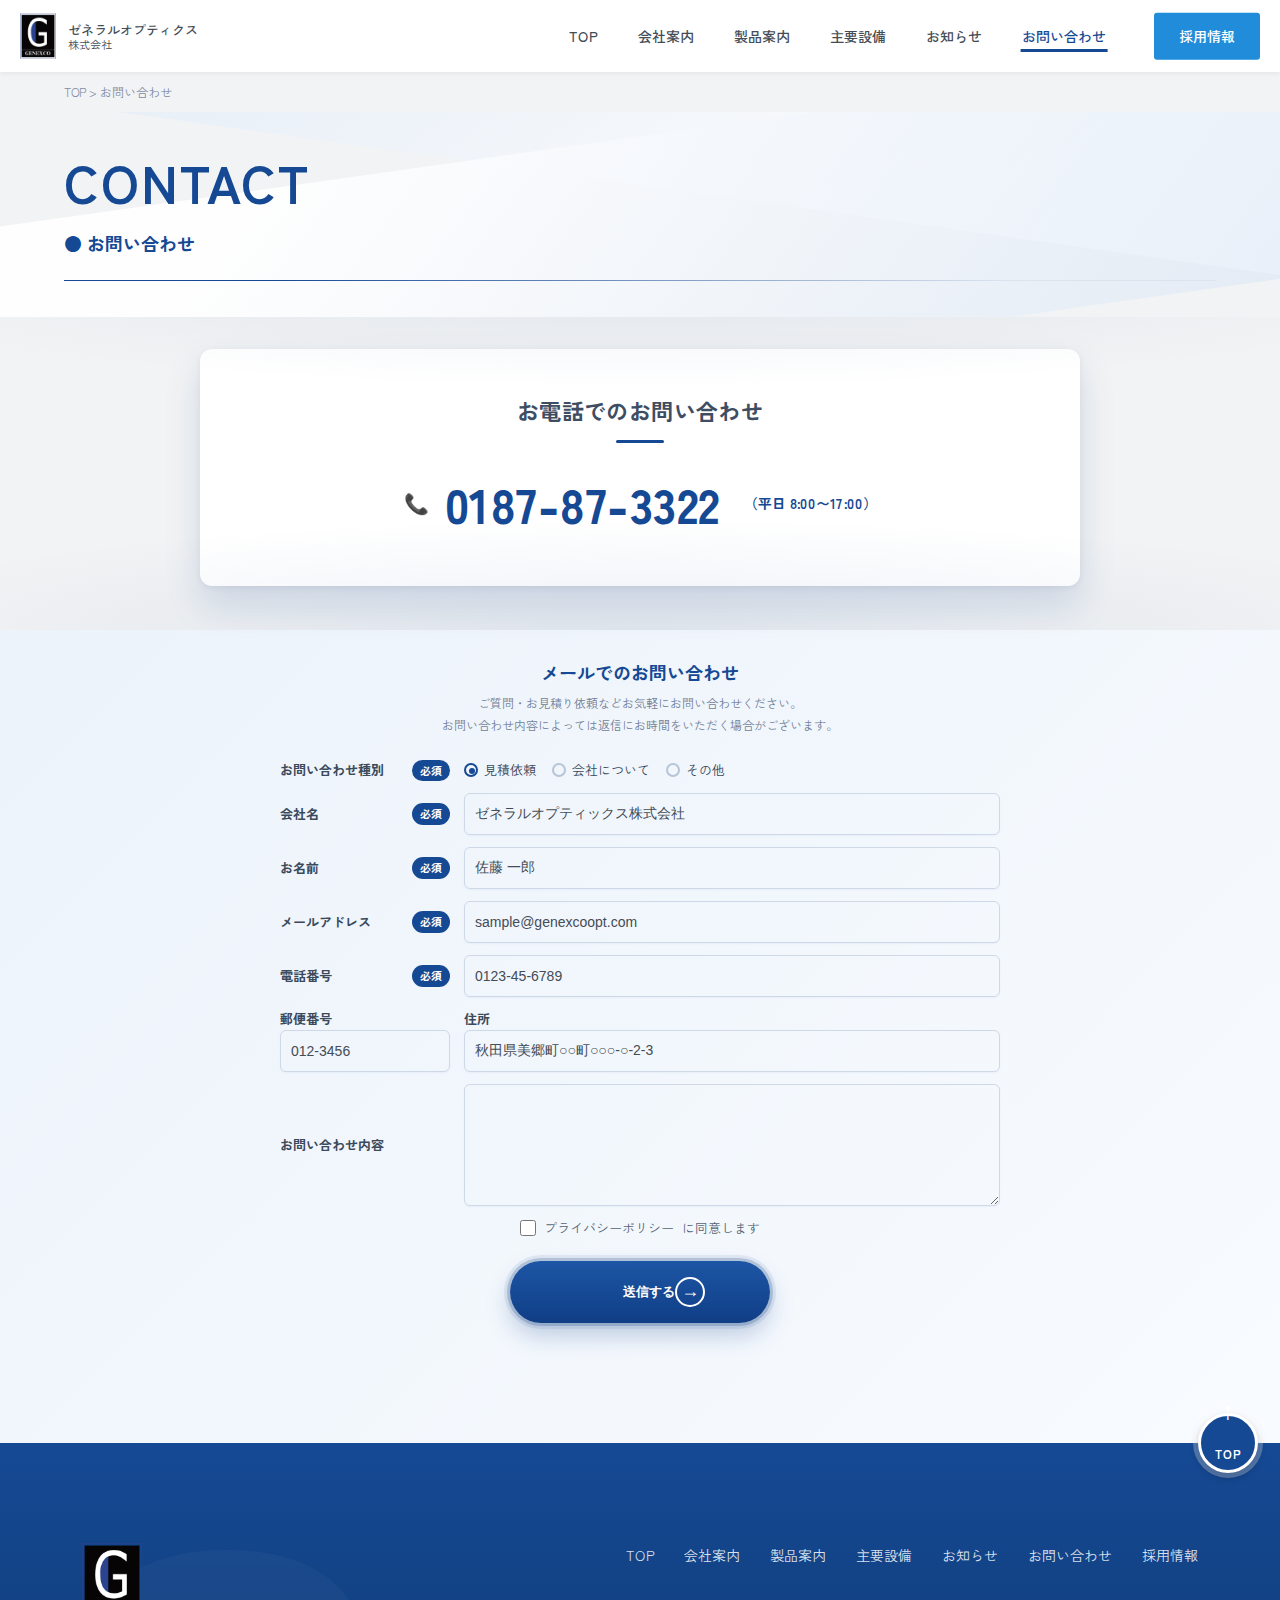
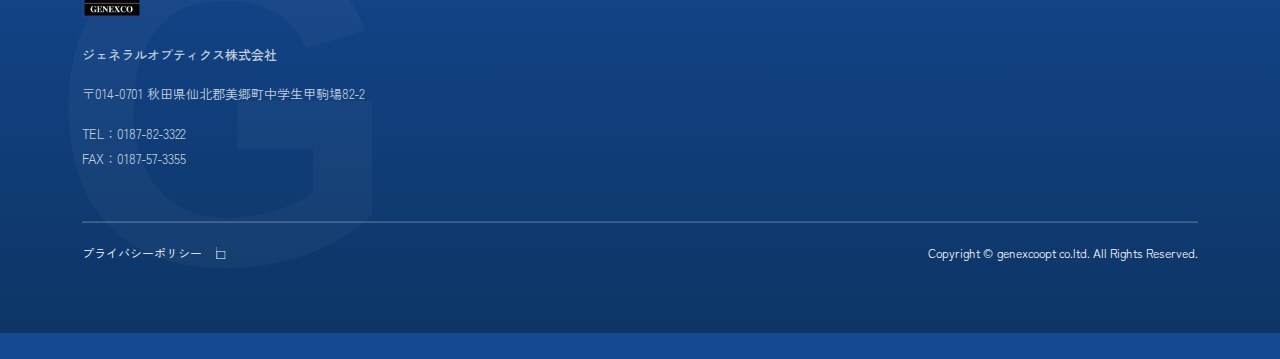
<file: contact.html>
<!DOCTYPE html>
<html lang="ja">
<head>
  <meta charset="UTF-8">
  <meta name="viewport" content="width=device-width, initial-scale=1.0">
  <title>CONTACT - ジェネラルオプティクス株式会社</title>
  <link href="https://fonts.googleapis.com/css2?family=Zen+Kaku+Gothic+New:wght@400;500;700&display=swap" rel="stylesheet">
  <link rel="icon" href="images/logo.png" type="image/png">
  <link rel="shortcut icon" href="images/logo.png" type="image/png">
  <link rel="stylesheet" href="css/news.css">
  <link rel="stylesheet" href="css/contact.css">
  <link rel="stylesheet" href="css/main.css">
</head>
<body id="top">
  <!-- Header (reuse from news) -->
  <header class="site-header">
    <div class="logo-outside">
      <a href="index.html">
        <img src="images/logo.png" alt="G" class="header-logo-icon">
        <div class="company-text">
          <span class="company-name-en">ゼネラルオプティクス</span>
          <span class="company-type">株式会社</span>
        </div>
      </a>
    </div>
    <div class="container header-content">
      <nav class="top-nav" aria-label="Primary">
        <ul>
          <li><a href="index.html">TOP</a></li>
          <li><a href="about.html">会社案内</a></li>
          <li><a href="products.html">製品案内</a></li>
          <li><a href="facility.html">主要設備</a></li>
          <li><a href="news.html">お知らせ</a></li>
          <li><a href="contact.html" class="active">お問い合わせ</a></li>
        </ul>
      </nav>
      <a href="recruit.html" class="recruit-btn">採用情報</a>
    </div>
  </header>

  <main>
    <!-- breadcrumb -->
    <div class="container breadcrumb">
  <a href="index.html">TOP</a> &gt; お問い合わせ
    </div>

    <!-- hero header -->
    <section class="contact-hero">
      <div class="container contact-header">
        <h1 class="contact-title">CONTACT</h1>
        <p class="contact-sub">● お問い合わせ</p>
        <div class="contact-underline"></div>
      </div>
    </section>

    <!-- phone card -->
    <section class="phone-section">
      <div class="container">
        <div class="phone-card">
          <p class="phone-lead">お電話でのお問い合わせ</p>
          <div class="phone-line">
            <span class="phone-icon">📞</span>
            <a href="tel:0187873322" class="phone-number">0187-87-3322</a>
            <span class="phone-hours">（平日 8:00〜17:00）</span>
          </div>
        </div>
      </div>
    </section>

    <!-- mail form -->
    <section class="mail-section">
      <div class="container">
        <h2 class="mail-title">メールでのお問い合わせ</h2>
        <p class="mail-note">ご質問・お見積り依頼などお気軽にお問い合わせください。<br>お問い合わせ内容によっては返信にお時間をいただく場合がございます。</p>

        <form class="contact-form" action="#" method="post" novalidate>
          <!-- type -->
          <div class="form-row">
            <label class="form-label">お問い合わせ種別 <span class="badge-required">必須</span></label>
            <div class="radio-group">
              <label class="radio"><input type="radio" name="type" value="estimate" checked><span>見積依頼</span></label>
              <label class="radio"><input type="radio" name="type" value="company"><span>会社について</span></label>
              <label class="radio"><input type="radio" name="type" value="other"><span>その他</span></label>
            </div>
          </div>

          <div class="form-row">
            <label class="form-label">会社名 <span class="badge-required">必須</span></label>
            <input class="input" type="text" name="company" required value="ゼネラルオプティックス株式会社">
          </div>

          <div class="form-row">
            <label class="form-label">お名前 <span class="badge-required">必須</span></label>
            <input class="input" type="text" name="name" required value="佐藤 一郎">
          </div>

          <div class="form-row">
            <label class="form-label">メールアドレス <span class="badge-required">必須</span></label>
            <input class="input" type="email" name="email" required value="sample@genexcoopt.com">
          </div>

          <div class="form-row">
            <label class="form-label">電話番号 <span class="badge-required">必須</span></label>
            <input class="input" type="tel" name="tel" required value="0123-45-6789">
          </div>

          <div class="form-row inline">
            <div class="inline-col">
              <label class="form-label">郵便番号</label>
              <input class="input" type="text" name="zip" value="012-3456">
            </div>
            <div class="inline-col flex">
              <label class="form-label">住所</label>
              <input class="input" type="text" name="addr" value="秋田県美郷町○○町○○○-○-2-3">
            </div>
          </div>

          <div class="form-row">
            <label class="form-label">お問い合わせ内容</label>
            <textarea class="textarea" name="message" rows="6"></textarea>
          </div>

          <div class="form-row agree">
            <label class="checkbox">
              <input type="checkbox" required>
              <span>プライバシーポリシー</span>に同意します
            </label>
          </div>

          <div class="form-actions">
            <button type="submit" class="submit-btn">送信する <span class="arrow-circle">→</span></button>
          </div>
        </form>
      </div>
    </section>
  </main>

  <!-- Footer -->
  <footer class="site-footer">
    <div class="container footer-content">
      <div class="company-info">
        <img src="images/logo.png" alt="GENERAL OPTICS" class="footer-logo-g">
        <p class="company-name">ジェネラルオプティクス株式会社</p>
        <p class="company-address">〒014-0701 秋田県仙北郡美郷町中学生甲駒場82-2</p>
        <p class="company-tel-fax">TEL：0187-82-3322<br>FAX：0187-57-3355</p>
      </div>
      <nav class="footer-nav">
        <ul>
          <li><a href="index.html">TOP</a></li>
          <li><a href="about.html">会社案内</a></li>
          <li><a href="products.html">製品案内</a></li>
          <li><a href="facility.html">主要設備</a></li>
          <li><a href="news.html">お知らせ</a></li>
          <li><a href="contact.html" class="active">お問い合わせ</a></li>
          <li><a href="recruit.html">採用情報</a></li>
        </ul>
      </nav>
    </div>
    <div class="container copyright-bar">
  <a href="privacy.html" class="privacy-policy">プライバシーポリシー</a>
  <p class="copyright">Copyright © genexcoopt co.ltd. All Rights Reserved.</p>
    </div>
    <a href="#top" class="back-to-top-btn">TOP</a>
  </footer>
</body>
</html>
</file>
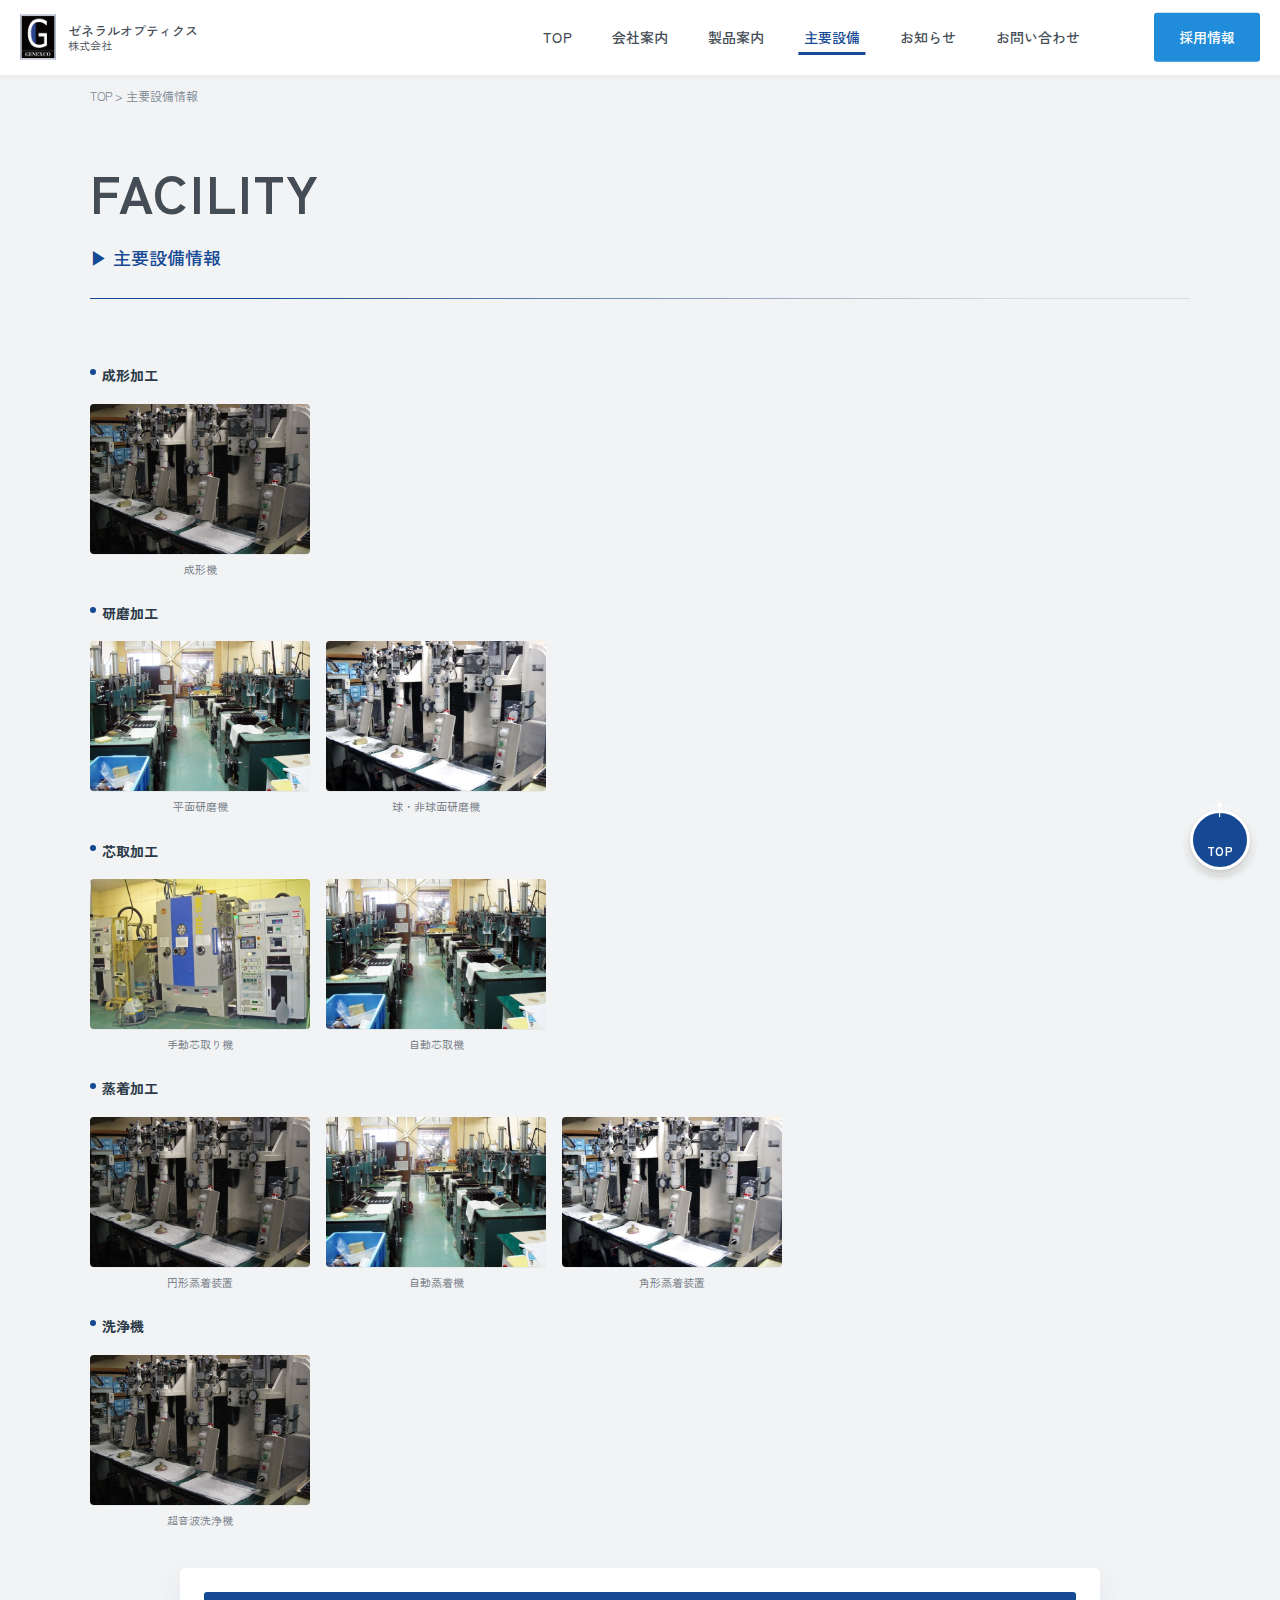
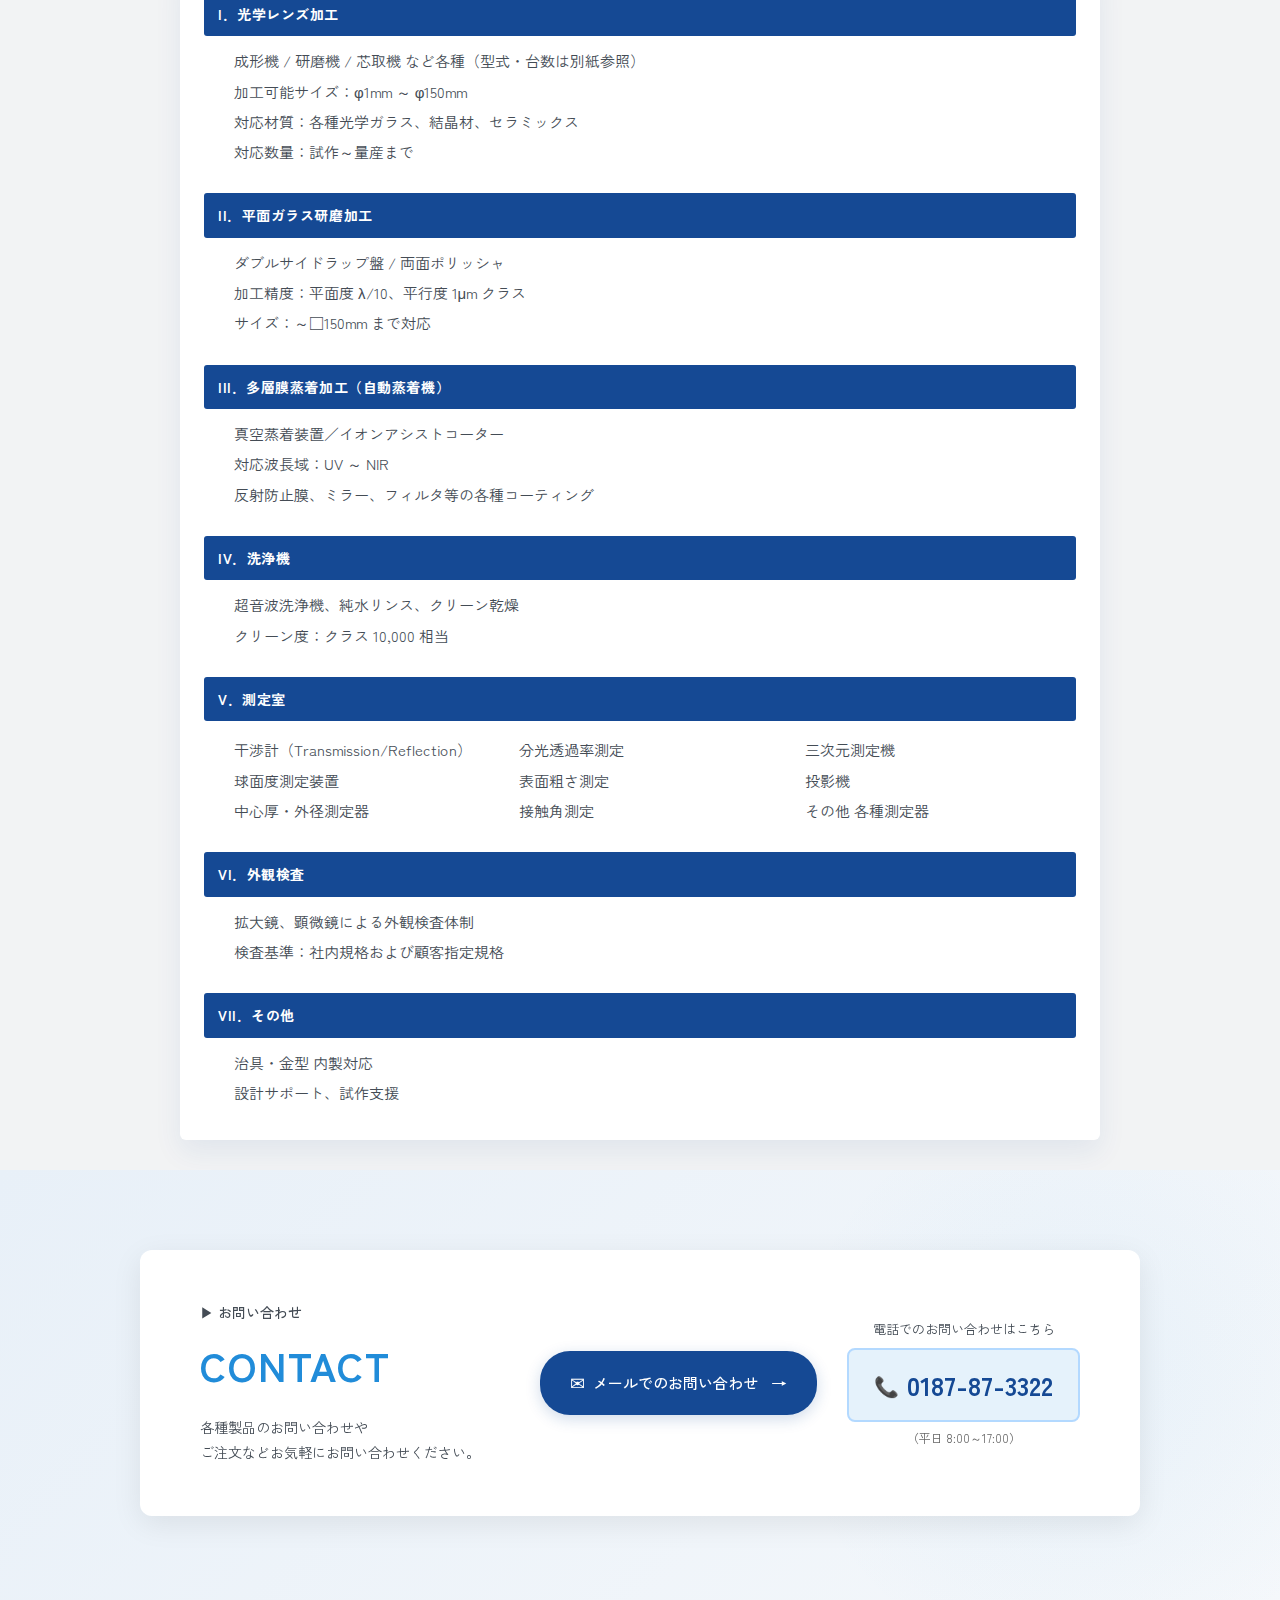
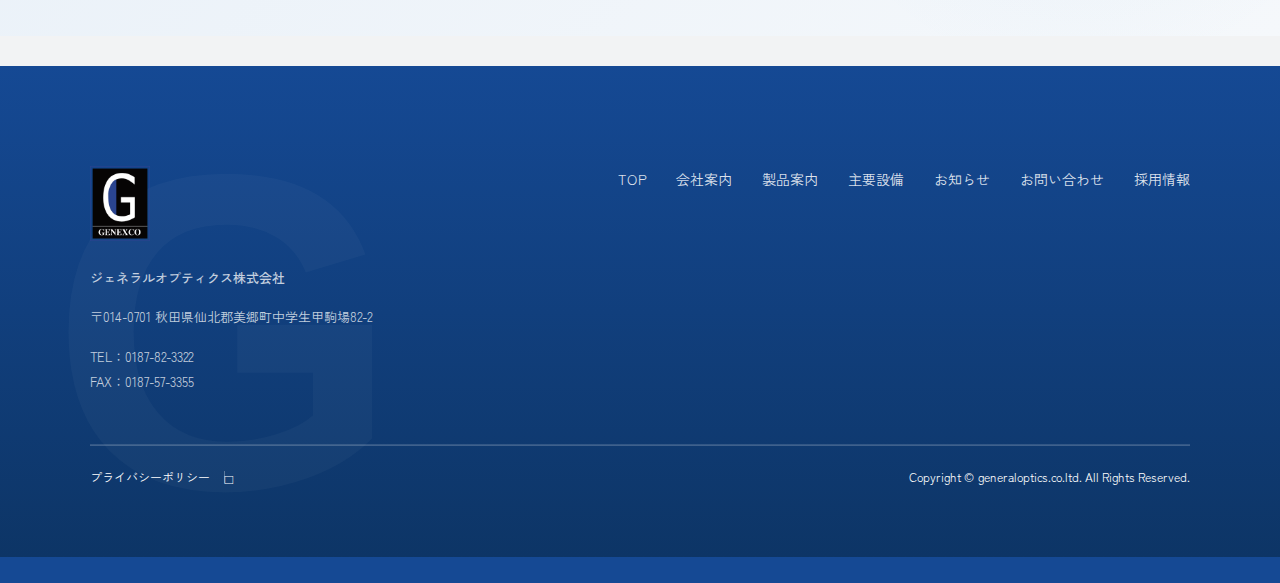
<file: facility.html>
<!DOCTYPE html>
<html lang="ja">
<head>
  <meta charset="UTF-8" />
  <meta name="viewport" content="width=device-width, initial-scale=1" />
  <title>FACILITY - ジェネラルオプティクス株式会社</title>
  <link href="https://fonts.googleapis.com/css2?family=Zen+Kaku+Gothic+New:wght@400;500;700&display=swap" rel="stylesheet">
  <link rel="icon" href="images/logo.png" type="image/png">
  <link rel="shortcut icon" href="images/logo.png" type="image/png">
  <link rel="stylesheet" href="css/news.css" />
  <link rel="stylesheet" href="css/facility.css" />
  <link rel="stylesheet" href="css/main.css" />
</head>
<body id="top">
  <!-- Header (copied from news layout) -->
  <header class="site-header">
    <div class="logo-outside">
      <a href="index.html">
        <img src="images/logo.png" alt="G" class="header-logo-icon">
        <div class="company-text">
          <span class="company-name-en">ゼネラルオプティクス</span>
          <span class="company-type">株式会社</span>
        </div>
      </a>
    </div>
    <div class="container header-content">
      <nav class="top-nav" aria-label="Primary">
        <ul>
          <li><a href="index.html">TOP</a></li>
          <li><a href="about.html">会社案内</a></li>
          <li><a href="products.html">製品案内</a></li>
          <li><a href="facility.html" class="active">主要設備</a></li>
          <li><a href="news.html">お知らせ</a></li>
          <li><a href="contact.html">お問い合わせ</a></li>
        </ul>
      </nav>
      <a href="recruit.html" class="recruit-btn">採用情報</a>
    </div>
  </header>

  <main id="main" class="page">
    <!-- Breadcrumb -->
    <div class="container breadcrumb">
  <a href="index.html">TOP</a> &gt; 主要設備情報
    </div>

    <section class="news-section">
      <div class="container news-header">
        <h1 class="news-title-text">FACILITY</h1>
        <p>▶ 主要設備情報</p>
        <div class="underline-blue"></div>
      </div>
    </section>

    <!-- Image Sections -->
    <section class="image-section">
      <div class="container">
        <h2 class="section-title">成形加工</h2>
        <div class="image-row one">
          <figure>
            <img src="images/facility1.jpg" alt="成形機の写真(ダミー)" />
            <figcaption>成形機</figcaption>
          </figure>
        </div>
      </div>
    </section>

    <section class="image-section">
      <div class="container">
        <h2 class="section-title">研磨加工</h2>
        <div class="image-row three">
          <figure>
            <img src="images/facility2.jpg" alt="研磨機の写真(ダミー)1" />
            <figcaption>平面研磨機</figcaption>
          </figure>
          <figure>
            <img src="images/facility3.jpg" alt="研磨機の写真(ダミー)2" />
            <figcaption>球・非球面研磨機</figcaption>
          </figure>
        </div>
      </div>
    </section>

    <section class="image-section">
      <div class="container">
        <h2 class="section-title">芯取加工</h2>
        <div class="image-row two">
          <figure>
            <img src="images/facility4.jpg" alt="芯取機の写真(ダミー)1" />
            <figcaption>手動芯取り機</figcaption>
          </figure>
          <figure>
            <img src="images/facility2.jpg" alt="芯取機の写真(ダミー)2" />
            <figcaption>自動芯取機</figcaption>
          </figure>
        </div>
      </div>
    </section>

    <section class="image-section">
      <div class="container">
        <h2 class="section-title">蒸着加工</h2>
        <div class="image-row four">
          <figure>
            <img src="images/facility1.jpg" alt="蒸着機の写真(ダミー)1" />
            <figcaption>円形蒸着装置</figcaption>
          </figure>
          <figure>
            <img src="images/facility2.jpg" alt="蒸着機の写真(ダミー)2" />
            <figcaption>自動蒸着機</figcaption>
          </figure>
          <figure>
            <img src="images/facility3.jpg" alt="蒸着機の写真(ダミー)3" />
            <figcaption>角形蒸着装置</figcaption>
          </figure>

        </div>
      </div>
    </section>

    <section class="image-section">
      <div class="container">
        <h2 class="section-title">洗浄機</h2>
        <div class="image-row one">
          <figure>
            <img src="images/facility1.jpg" alt="洗浄機の写真(ダミー)" />
            <figcaption>超音波洗浄機</figcaption>
          </figure>
        </div>
      </div>
    </section>

    <!-- Detailed Equipment List Card -->
    <section class="specs-card">
      <div class="container narrow">
        <div class="card">
          <div class="spec-block">
            <h3 class="bar">I．光学レンズ加工</h3>
            <div class="spec-body">
              <ul>
                <li>成形機 / 研磨機 / 芯取機 など各種（型式・台数は別紙参照）</li>
                <li>加工可能サイズ：φ1mm ～ φ150mm</li>
                <li>対応材質：各種光学ガラス、結晶材、セラミックス</li>
                <li>対応数量：試作～量産まで</li>
              </ul>
            </div>
          </div>

          <div class="spec-block">
            <h3 class="bar">II．平面ガラス研磨加工</h3>
            <div class="spec-body">
              <ul>
                <li>ダブルサイドラップ盤 / 両面ポリッシャ</li>
                <li>加工精度：平面度 λ/10、平行度 1μm クラス</li>
                <li>サイズ：～□150mm まで対応</li>
              </ul>
            </div>
          </div>

          <div class="spec-block">
            <h3 class="bar">III．多層膜蒸着加工（自動蒸着機）</h3>
            <div class="spec-body">
              <ul>
                <li>真空蒸着装置／イオンアシストコーター</li>
                <li>対応波長域：UV ～ NIR</li>
                <li>反射防止膜、ミラー、フィルタ等の各種コーティング</li>
              </ul>
            </div>
          </div>

          <div class="spec-block">
            <h3 class="bar">IV．洗浄機</h3>
            <div class="spec-body">
              <ul>
                <li>超音波洗浄機、純水リンス、クリーン乾燥</li>
                <li>クリーン度：クラス 10,000 相当</li>
              </ul>
            </div>
          </div>

          <div class="spec-block">
            <h3 class="bar">V．測定室</h3>
            <div class="spec-body grid-3">
              <ul>
                <li>干渉計（Transmission/Reflection）</li>
                <li>球面度測定装置</li>
                <li>中心厚・外径測定器</li>
              </ul>
              <ul>
                <li>分光透過率測定</li>
                <li>表面粗さ測定</li>
                <li>接触角測定</li>
              </ul>
              <ul>
                <li>三次元測定機</li>
                <li>投影機</li>
                <li>その他 各種測定器</li>
              </ul>
            </div>
          </div>

          <div class="spec-block">
            <h3 class="bar">VI．外観検査</h3>
            <div class="spec-body">
              <ul>
                <li>拡大鏡、顕微鏡による外観検査体制</li>
                <li>検査基準：社内規格および顧客指定規格</li>
              </ul>
            </div>
          </div>

          <div class="spec-block">
            <h3 class="bar">VII．その他</h3>
            <div class="spec-body">
              <ul>
                <li>治具・金型 内製対応</li>
                <li>設計サポート、試作支援</li>
              </ul>
            </div>
          </div>
        </div>
      </div>
    </section>

    <!-- Contact section (reuse from news layout) -->
    <section class="contact-section">
      <div class="container contact-container">
        <div class="contact-card">
          <div class="contact-card-content">
            <p class="contact-header-text">▶ お問い合わせ</p>
            <h2>CONTACT</h2>
            <p>各種製品のお問い合わせや</p>
            <p>ご注文などお気軽にお問い合わせください。</p>
          </div>

          <div class="contact-buttons">
            <a href="contact.html" class="email-btn contact-btn">
              <span class="email-icon">✉</span>
              メールでのお問い合わせ
              <span class="arrow-icon-small">→</span>
            </a>
            <div class="phone-info">
              <p class="phone-text">電話でのお問い合わせはこちら</p>
              <a href="tel:0187873322" class="phone-number-btn">
                <span class="phone-icon">📞</span>
                0187-87-3322
              </a>
              <p class="phone-hours">（平日 8:00～17:00）</p>
            </div>
          </div>
        </div>
      </div>
    </section>

  </main>

  <!-- Footer (reuse from news layout) -->
  <footer class="site-footer">
    <div class="container footer-content">
      <div class="company-info">
        <img src="images/logo.png" alt="GENERAL OPTICS" class="footer-logo-g">
        <p class="company-name">ジェネラルオプティクス株式会社</p>
        <p class="company-address">〒014-0701 秋田県仙北郡美郷町中学生甲駒場82-2</p>
        <p class="company-tel-fax">TEL：0187-82-3322<br>FAX：0187-57-3355</p>
      </div>
      <nav class="footer-nav">
        <ul>
          <li><a href="index.html">TOP</a></li>
          <li><a href="about.html">会社案内</a></li>
          <li><a href="products.html">製品案内</a></li>
          <li><a href="facility.html" class="active">主要設備</a></li>
          <li><a href="news.html">お知らせ</a></li>
          <li><a href="contact.html">お問い合わせ</a></li>
          <li><a href="recruit.html">採用情報</a></li>
        </ul>
      </nav>
    </div>
    <div class="container copyright-bar">
  <a href="privacy.html" class="privacy-policy">プライバシーポリシー</a>
      <p class="copyright">Copyright © generaloptics.co.ltd. All Rights Reserved.</p>
    </div>
  </footer>

  <a href="#top" class="back-to-top-btn">TOP</a>

  <script></script>
</body>
</html>
</file>
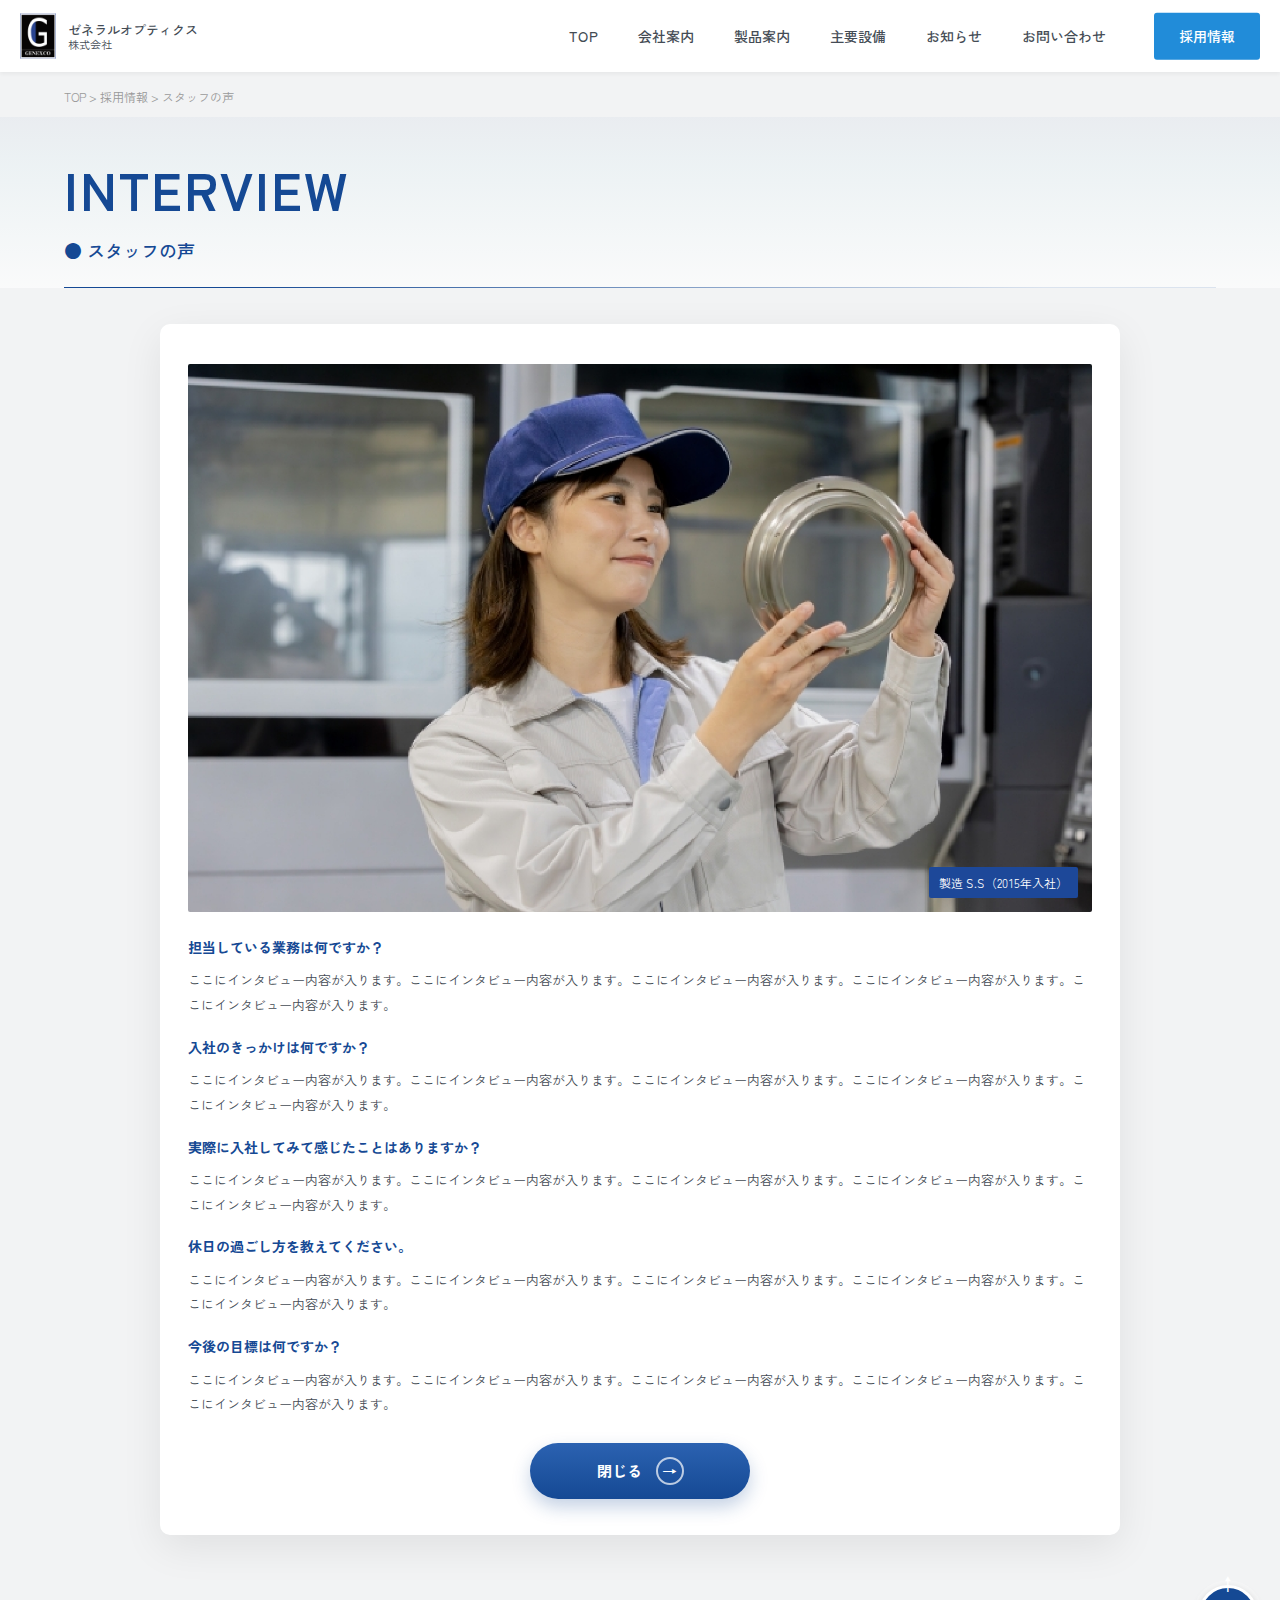
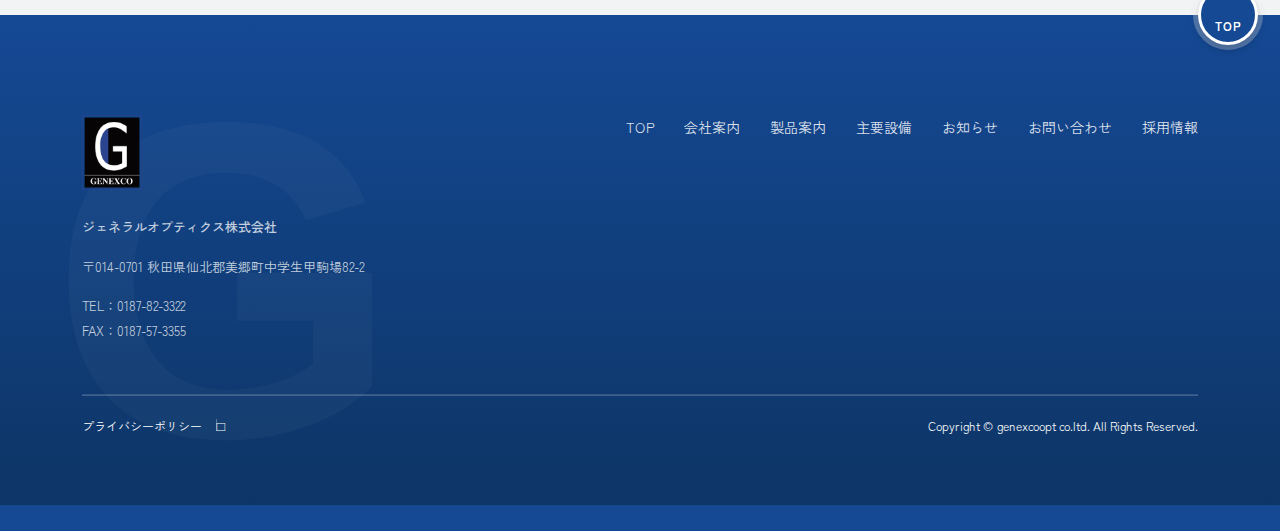
<file: interview.html>
<!DOCTYPE html>
<html lang="ja">
<head>
  <meta charset="UTF-8">
  <meta name="viewport" content="width=device-width, initial-scale=1.0">
  <title>INTERVIEW - ジェネラルオプティクス株式会社</title>
  <link href="https://fonts.googleapis.com/css2?family=Zen+Kaku+Gothic+New:wght@400;500;700&display=swap" rel="stylesheet">
  <link rel="icon" href="images/logo.png" type="image/png">
  <link rel="shortcut icon" href="images/logo.png" type="image/png">
  <link rel="stylesheet" href="css/news.css">
  <link rel="stylesheet" href="css/interview.css">
  <link rel="stylesheet" href="css/main.css">
</head>
<body id="top">
  <!-- Header (reuse from news page) -->
  <header class="site-header">
    <div class="logo-outside">
      <a href="index.html">
        <img src="images/logo.png" alt="G" class="header-logo-icon">
        <div class="company-text">
          <span class="company-name-en">ゼネラルオプティクス</span>
          <span class="company-type">株式会社</span>
        </div>
      </a>
    </div>
    <div class="container header-content">
      <nav class="top-nav" aria-label="Primary">
        <ul>
          <li><a href="index.html">TOP</a></li>
          <li><a href="about.html">会社案内</a></li>
          <li><a href="products.html">製品案内</a></li>
          <li><a href="facility.html">主要設備</a></li>
          <li><a href="news.html">お知らせ</a></li>
          <li><a href="contact.html">お問い合わせ</a></li>
        </ul>
      </nav>
      <a href="recruit.html" class="recruit-btn">採用情報</a>
    </div>
  </header>

  <main>
    <div class="container breadcrumb">
  <a href="index.html">TOP</a> &gt; 採用情報 &gt; スタッフの声
    </div>

    <!-- Hero -->
    <section class="interview-hero">
      <div class="container interview-header">
        <h1 class="interview-title">INTERVIEW</h1>
        <p class="interview-sub">● スタッフの声</p>
        <div class="interview-underline"></div>
      </div>
    </section>

    <!-- Card -->
    <section class="interview-section">
      <div class="container">
        <div class="interview-card">
          <figure class="interview-figure">
            <img src="images/interview-ss.jpg" alt="インタビュー写真" class="interview-image">
            <figcaption class="interview-badge">製造 S.S（2015年入社）</figcaption>
          </figure>

          <div class="qa">
            <h3 class="q">担当している業務は何ですか？</h3>
            <p>ここにインタビュー内容が入ります。ここにインタビュー内容が入ります。ここにインタビュー内容が入ります。ここにインタビュー内容が入ります。ここにインタビュー内容が入ります。</p>
          </div>

          <div class="qa">
            <h3 class="q">入社のきっかけは何ですか？</h3>
            <p>ここにインタビュー内容が入ります。ここにインタビュー内容が入ります。ここにインタビュー内容が入ります。ここにインタビュー内容が入ります。ここにインタビュー内容が入ります。</p>
          </div>

          <div class="qa">
            <h3 class="q">実際に入社してみて感じたことはありますか？</h3>
            <p>ここにインタビュー内容が入ります。ここにインタビュー内容が入ります。ここにインタビュー内容が入ります。ここにインタビュー内容が入ります。ここにインタビュー内容が入ります。</p>
          </div>

          <div class="qa">
            <h3 class="q">休日の過ごし方を教えてください。</h3>
            <p>ここにインタビュー内容が入ります。ここにインタビュー内容が入ります。ここにインタビュー内容が入ります。ここにインタビュー内容が入ります。ここにインタビュー内容が入ります。</p>
          </div>

          <div class="qa">
            <h3 class="q">今後の目標は何ですか？</h3>
            <p>ここにインタビュー内容が入ります。ここにインタビュー内容が入ります。ここにインタビュー内容が入ります。ここにインタビュー内容が入ります。ここにインタビュー内容が入ります。</p>
          </div>

          <div class="close-row">
            <a href="recruit.html" class="close-btn" role="button" aria-label="閉じる">
              閉じる
              <span class="close-arrow">→</span>
            </a>
          </div>
        </div>
      </div>
    </section>
  </main>

  <!-- Footer (reuse from news) -->
  <footer class="site-footer">
    <div class="container footer-content">
      <div class="company-info">
        <img src="images/logo.png" alt="GENERAL OPTICS" class="footer-logo-g">
        <p class="company-name">ジェネラルオプティクス株式会社</p>
        <p class="company-address">〒014-0701 秋田県仙北郡美郷町中学生甲駒場82-2</p>
        <p class="company-tel-fax">TEL：0187-82-3322<br>FAX：0187-57-3355</p>
      </div>
      <nav class="footer-nav">
        <ul>
          <li><a href="index.html">TOP</a></li>
          <li><a href="about.html">会社案内</a></li>
          <li><a href="products.html">製品案内</a></li>
          <li><a href="facility.html">主要設備</a></li>
          <li><a href="news.html">お知らせ</a></li>
          <li><a href="contact.html">お問い合わせ</a></li>
          <li><a href="recruit.html" class="active">採用情報</a></li>
        </ul>
      </nav>
    </div>
    <div class="container copyright-bar">
  <a href="privacy.html" class="privacy-policy">プライバシーポリシー</a>
  <p class="copyright">Copyright © genexcoopt co.ltd. All Rights Reserved.</p>
    </div>
    <a href="#top" class="back-to-top-btn">TOP</a>
  </footer>
</body>
</html>
</file>
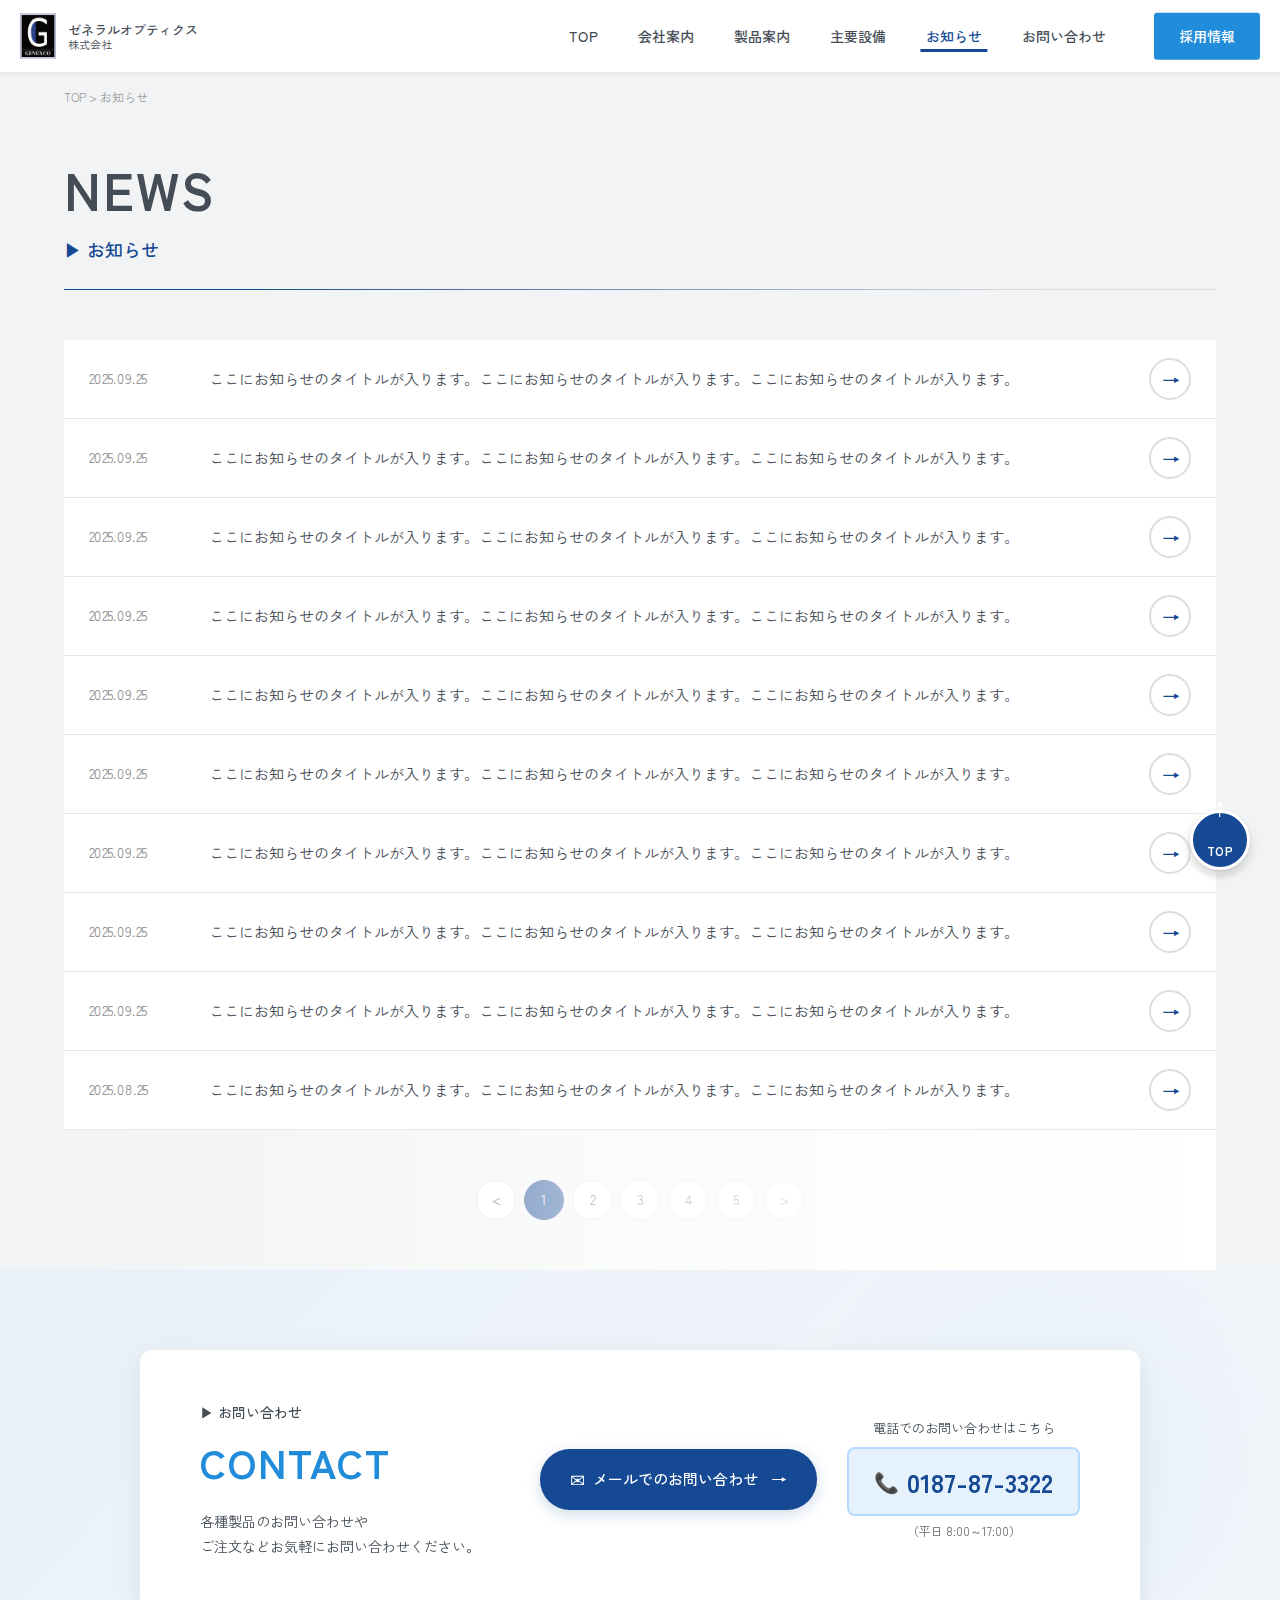
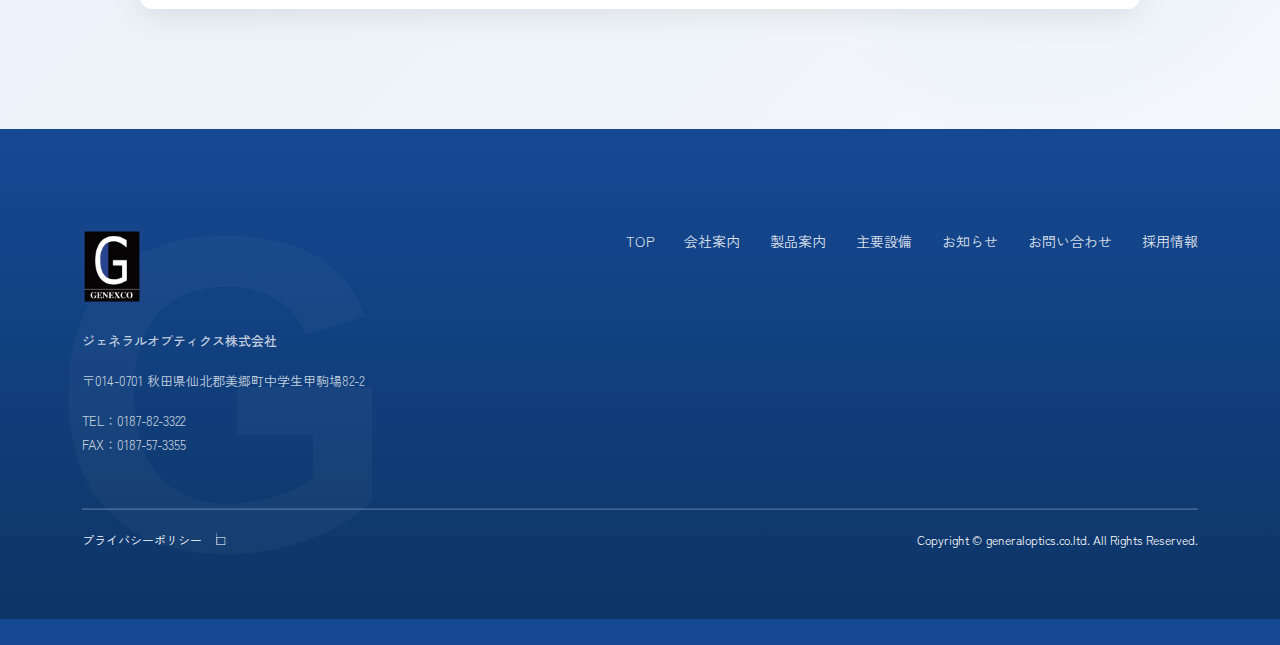
<file: news.html>
<!DOCTYPE html>
<html lang="ja">
<head>
    <meta charset="UTF-8">
    <meta name="viewport" content="width=device-width, initial-scale=1.0">
    <title>NEWS - ジェネラルオプティクス株式会社</title>
    <link href="https://fonts.googleapis.com/css2?family=Zen+Kaku+Gothic+New:wght@400;500;700&display=swap" rel="stylesheet">
    <link rel="icon" href="images/logo.png" type="image/png">
    <link rel="shortcut icon" href="images/logo.png" type="image/png">
    <link rel="stylesheet" href="css/news.css">
    <link rel="stylesheet" href="css/main.css">
</head>
<body id="top">

    <header class="site-header">
        <!-- logo moved outside the centered container so it can sit flush to the left edge -->
        <div class="logo-outside">
            <a href="index.html">
                <img src="images/logo.png" alt="G" class="header-logo-icon">
                <div class="company-text">
                    <span class="company-name-en">ゼネラルオプティクス</span>
                    <span class="company-type">株式会社</span>
                </div>
            </a>
        </div>
        <div class="container header-content">
            <nav class="top-nav" aria-label="Primary">
                <ul>
                    <li><a href="index.html">TOP</a></li>
                    <li><a href="about.html">会社案内</a></li>
                    <li><a href="products.html">製品案内</a></li>
                    <li><a href="facility.html">主要設備</a></li>
                    <li><a href="news.html" class="active">お知らせ</a></li>
                    <li><a href="contact.html">お問い合わせ</a></li>
                </ul>
            </nav>
            <a href="recruit.html" class="recruit-btn">採用情報</a>
        </div>
    </header>

    <main>
        <div class="container breadcrumb">
            <a href="index.html">TOP</a> &gt; お知らせ
        </div>

        <section class="news-section">
            <div class="container news-header">
                <h1 class="news-title-text">NEWS</h1>
                <p>▶ お知らせ</p>
                <div class="underline-blue"></div>
            </div>

            <div class="container news-list-container">
                <div class="news-list-background"></div>

                <ul class="news-list">
                    <li class="news-item">
                        <span class="news-date">2025.09.25</span>
                        <p class="news-title">ここにお知らせのタイトルが入ります。ここにお知らせのタイトルが入ります。ここにお知らせのタイトルが入ります。</p>
                        <a href="#" class="news-link"><span class="arrow-icon">→</span></a>
                    </li>
                    <li class="news-item">
                        <span class="news-date">2025.09.25</span>
                        <p class="news-title">ここにお知らせのタイトルが入ります。ここにお知らせのタイトルが入ります。ここにお知らせのタイトルが入ります。</p>
                        <a href="#" class="news-link"><span class="arrow-icon">→</span></a>
                    </li>
                    <li class="news-item">
                        <span class="news-date">2025.09.25</span>
                        <p class="news-title">ここにお知らせのタイトルが入ります。ここにお知らせのタイトルが入ります。ここにお知らせのタイトルが入ります。</p>
                        <a href="#" class="news-link"><span class="arrow-icon">→</span></a>
                    </li>
                    <li class="news-item">
                        <span class="news-date">2025.09.25</span>
                        <p class="news-title">ここにお知らせのタイトルが入ります。ここにお知らせのタイトルが入ります。ここにお知らせのタイトルが入ります。</p>
                        <a href="#" class="news-link"><span class="arrow-icon">→</span></a>
                    </li>
                    <li class="news-item">
                        <span class="news-date">2025.09.25</span>
                        <p class="news-title">ここにお知らせのタイトルが入ります。ここにお知らせのタイトルが入ります。ここにお知らせのタイトルが入ります。</p>
                        <a href="#" class="news-link"><span class="arrow-icon">→</span></a>
                    </li>
                    <li class="news-item">
                        <span class="news-date">2025.09.25</span>
                        <p class="news-title">ここにお知らせのタイトルが入ります。ここにお知らせのタイトルが入ります。ここにお知らせのタイトルが入ります。</p>
                        <a href="#" class="news-link"><span class="arrow-icon">→</span></a>
                    </li>
                    <li class="news-item">
                        <span class="news-date">2025.09.25</span>
                        <p class="news-title">ここにお知らせのタイトルが入ります。ここにお知らせのタイトルが入ります。ここにお知らせのタイトルが入ります。</p>
                        <a href="#" class="news-link"><span class="arrow-icon">→</span></a>
                    </li>
                    <li class="news-item">
                        <span class="news-date">2025.09.25</span>
                        <p class="news-title">ここにお知らせのタイトルが入ります。ここにお知らせのタイトルが入ります。ここにお知らせのタイトルが入ります。</p>
                        <a href="#" class="news-link"><span class="arrow-icon">→</span></a>
                    </li>
                    <li class="news-item">
                        <span class="news-date">2025.09.25</span>
                        <p class="news-title">ここにお知らせのタイトルが入ります。ここにお知らせのタイトルが入ります。ここにお知らせのタイトルが入ります。</p>
                        <a href="#" class="news-link"><span class="arrow-icon">→</span></a>
                    </li>
                    <li class="news-item">
                        <span class="news-date">2025.08.25</span>
                        <p class="news-title">ここにお知らせのタイトルが入ります。ここにお知らせのタイトルが入ります。ここにお知らせのタイトルが入ります。</p>
                        <a href="#" class="news-link"><span class="arrow-icon">→</span></a>
                    </li>
                </ul>

                <div class="pagination">
                    <a href="#" class="page-link" aria-label="Previous Page">&lt;</a>
                    <a href="#" class="page-link active" aria-current="page">1</a>
                    <a href="#" class="page-link">2</a>
                    <a href="#" class="page-link">3</a>
                    <a href="#" class="page-link">4</a>
                    <a href="#" class="page-link">5</a>
                    <a href="#" class="page-link" aria-label="Next Page">&gt;</a>
                </div>
            </div>
        </section>

        <section class="contact-section">
            <div class="container contact-container">
                <div class="contact-card">
                    <div class="contact-card-content">
                        <p class="contact-header-text">▶ お問い合わせ</p>
                        <h2>CONTACT</h2>
                        <p>各種製品のお問い合わせや</p>
                        <p>ご注文などお気軽にお問い合わせください。</p>
                    </div>

                    <div class="contact-buttons">
                        <a href="contact.html" class="email-btn contact-btn">
                            <span class="email-icon">✉</span>
                            メールでのお問い合わせ
                            <span class="arrow-icon-small">→</span>
                        </a>
                        <div class="phone-info">
                            <p class="phone-text">電話でのお問い合わせはこちら</p>
                            <a href="tel:0187873322" class="phone-number-btn">
                                <span class="phone-icon">📞</span>
                                0187-87-3322
                            </a>
                            <p class="phone-hours">（平日 8:00～17:00）</p>
                        </div>
                    </div>
                </div>
            </div>
        </section>
    </main>

    <footer class="site-footer">
        <div class="container footer-content">
            <div class="company-info">
                <img src="images/logo.png" alt="GENERAL OPTICS" class="footer-logo-g">
                <p class="company-name">ジェネラルオプティクス株式会社</p>
                <p class="company-address">〒014-0701 秋田県仙北郡美郷町中学生甲駒場82-2</p>
                <p class="company-tel-fax">TEL：0187-82-3322<br>FAX：0187-57-3355</p>
            </div>
            <nav class="footer-nav">
                <ul>
                    <li><a href="index.html">TOP</a></li>
                    <li><a href="about.html">会社案内</a></li>
                    <li><a href="products.html">製品案内</a></li>
                    <li><a href="facility.html">主要設備</a></li>
                    <li><a href="news.html" class="active">お知らせ</a></li>
                    <li><a href="contact.html">お問い合わせ</a></li>
                    <li><a href="recruit.html">採用情報</a></li>
                </ul>
            </nav>
        </div>
        <div class="container copyright-bar">
            <a href="privacy.html" class="privacy-policy">プライバシーポリシー</a>
            <p class="copyright">Copyright © generaloptics.co.ltd. All Rights Reserved.</p>
        </div>
    </footer>

    <a href="#top" class="back-to-top-btn">TOP</a>

</body>
</html>
</file>
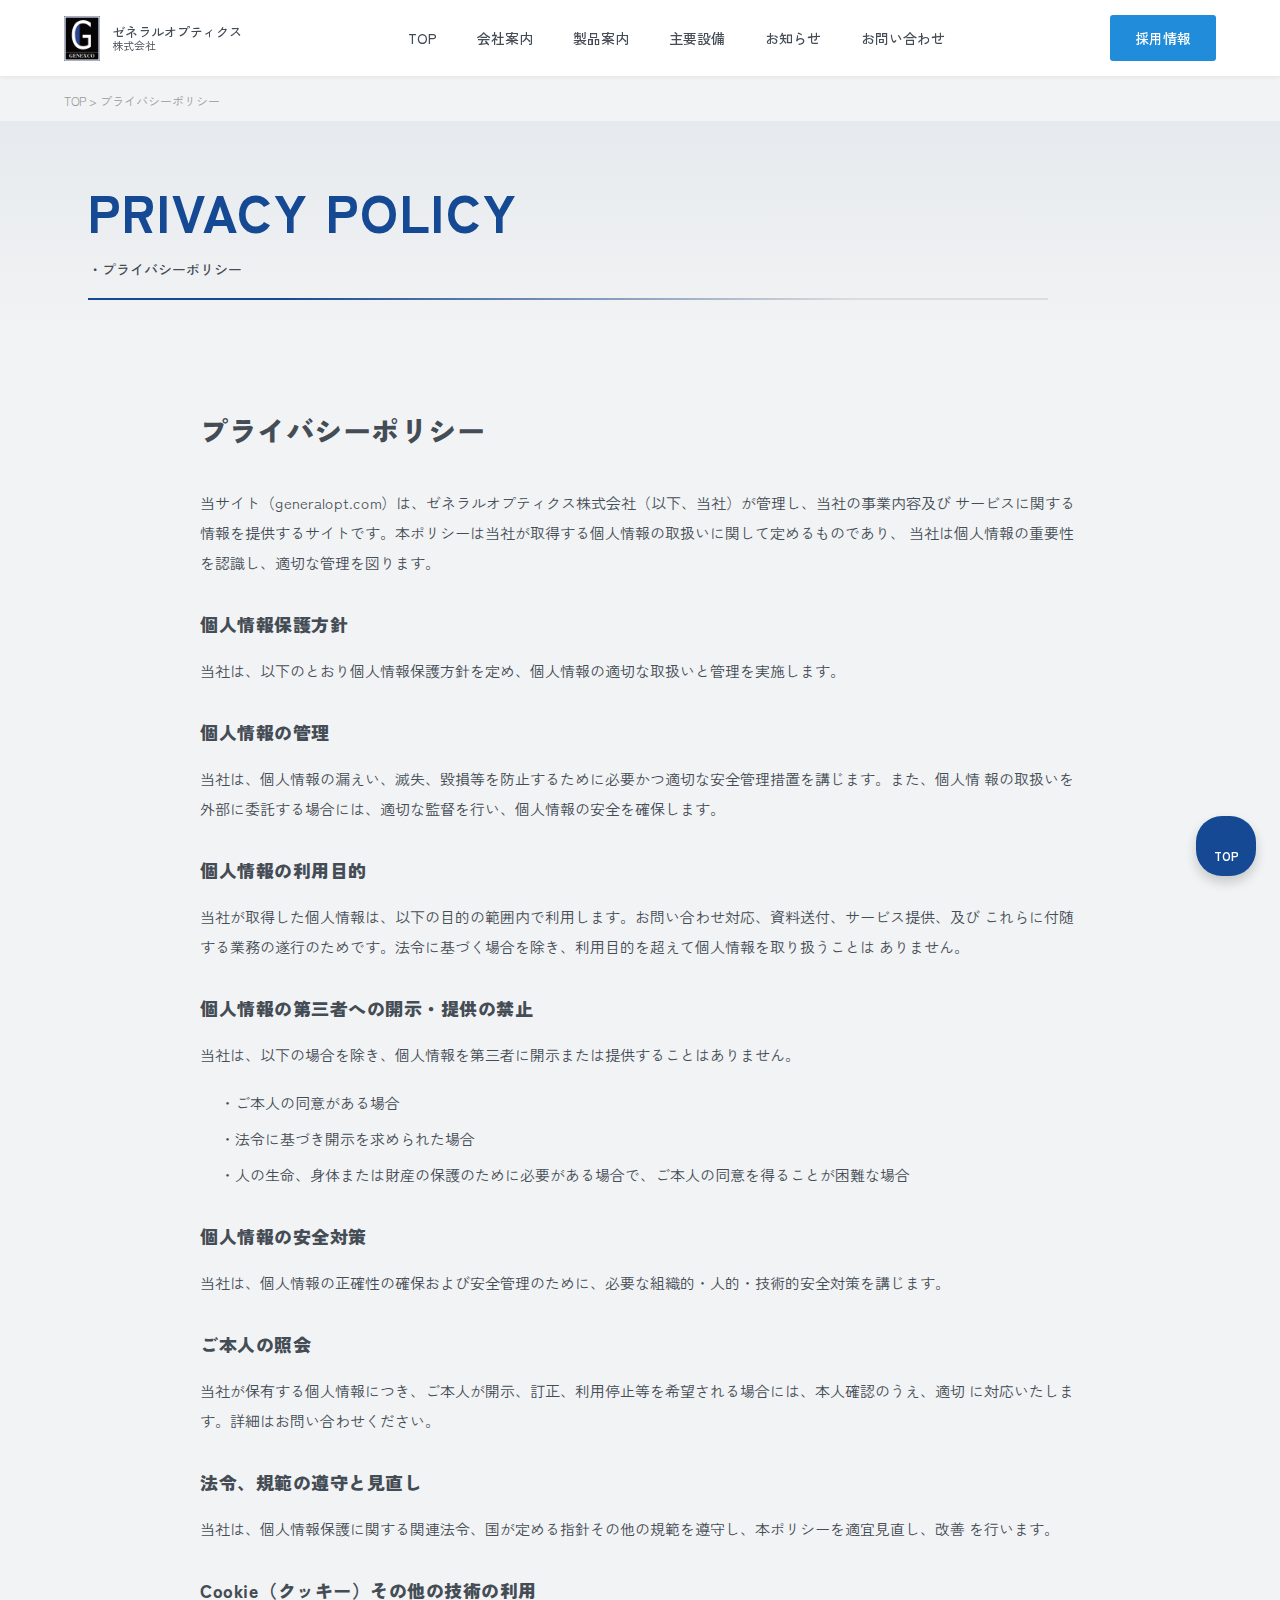
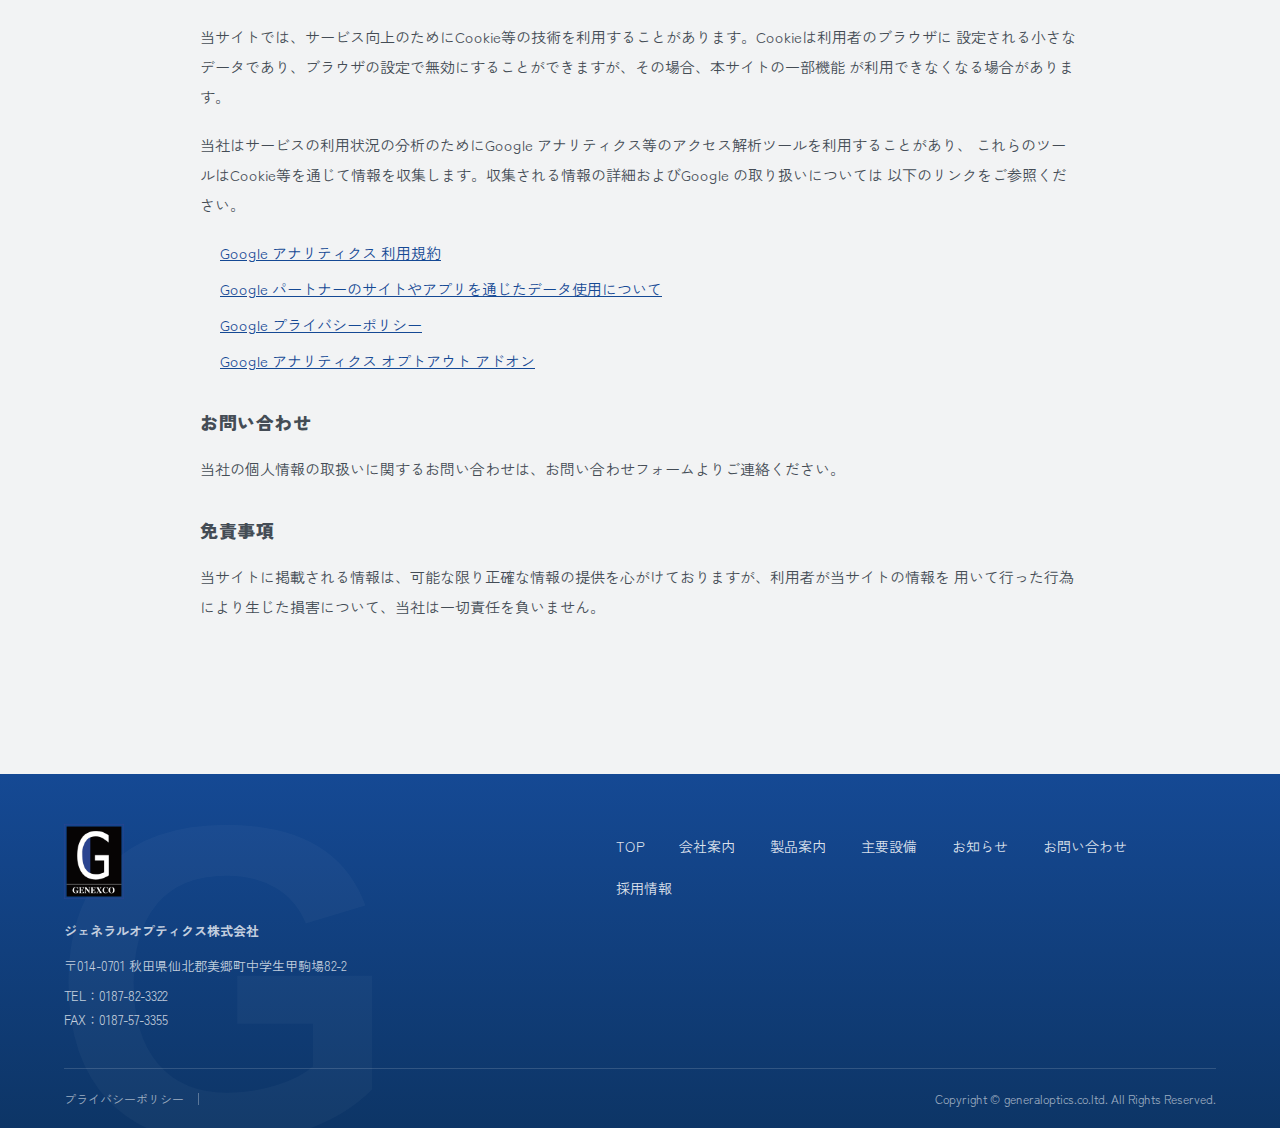
<file: privacy.html>
<!DOCTYPE html>
<html lang="ja">
<head>
    <meta charset="utf-8">
    <meta name="viewport" content="width=device-width, initial-scale=1">
    <title>プライバシーポリシー - ジェネラルオプティクス株式会社</title>
    <link href="https://fonts.googleapis.com/css2?family=Zen+Kaku+Gothic+New:wght@400;500;700&display=swap" rel="stylesheet">
    <link rel="stylesheet" href="css/news.css">
    <link rel="stylesheet" href="css/privacy.css">
</head>
<body id="top">

    <!-- header copied from news.html for consistent site chrome -->
    <header class="site-header">
        <div class="container header-content">
            <div class="logo">
                <a href="index.html">
                    <img src="images/logo.png" alt="G" class="header-logo-icon">
                    <div class="company-text">
                        <span class="company-name-en">ゼネラルオプティクス</span>
                        <span class="company-type">株式会社</span>
                    </div>
                </a>
            </div>
            <nav class="top-nav">
                <ul>
                    <li><a href="index.html">TOP</a></li>
                    <li><a href="about.html">会社案内</a></li>
                    <li><a href="products.html">製品案内</a></li>
                    <li><a href="facility.html">主要設備</a></li>
                    <li><a href="news.html">お知らせ</a></li>
                    <li><a href="contact.html">お問い合わせ</a></li>
                </ul>
            </nav>
            <a href="recruit.html" class="recruit-btn">採用情報</a>
        </div>
    </header>

    <main>
        <div class="container breadcrumb">
            <a href="index.html">TOP</a> &gt; プライバシーポリシー
        </div>

        <section class="privacy-hero">
            <div class="container">
                <h1 class="privacy-title-en">PRIVACY POLICY</h1>
                <p class="privacy-sub">・プライバシーポリシー</p>
                <div class="privacy-underline"></div>
            </div>
        </section>

        <section class="privacy-content">
            <div class="container">
                <article class="policy-body">
                    <h2 class="policy-heading">プライバシーポリシー</h2>
                    <p>
                        当サイト（generalopt.com）は、ゼネラルオプティクス株式会社（以下、当社）が管理し、当社の事業内容及び
                        サービスに関する情報を提供するサイトです。本ポリシーは当社が取得する個人情報の取扱いに関して定めるものであり、
                        当社は個人情報の重要性を認識し、適切な管理を図ります。
                    </p>

                    <h3>個人情報保護方針</h3>
                    <p>
                        当社は、以下のとおり個人情報保護方針を定め、個人情報の適切な取扱いと管理を実施します。
                    </p>

                    <h3>個人情報の管理</h3>
                    <p>
                        当社は、個人情報の漏えい、滅失、毀損等を防止するために必要かつ適切な安全管理措置を講じます。また、個人情
                        報の取扱いを外部に委託する場合には、適切な監督を行い、個人情報の安全を確保します。
                    </p>

                    <h3>個人情報の利用目的</h3>
                    <p>
                        当社が取得した個人情報は、以下の目的の範囲内で利用します。お問い合わせ対応、資料送付、サービス提供、及び
                        これらに付随する業務の遂行のためです。法令に基づく場合を除き、利用目的を超えて個人情報を取り扱うことは
                        ありません。
                    </p>

                    <h3>個人情報の第三者への開示・提供の禁止</h3>
                    <p>
                        当社は、以下の場合を除き、個人情報を第三者に開示または提供することはありません。
                    </p>
                    <ul class="policy-list">
                        <li>・ご本人の同意がある場合</li>
                        <li>・法令に基づき開示を求められた場合</li>
                        <li>・人の生命、身体または財産の保護のために必要がある場合で、ご本人の同意を得ることが困難な場合</li>
                    </ul>

                    <h3>個人情報の安全対策</h3>
                    <p>
                        当社は、個人情報の正確性の確保および安全管理のために、必要な組織的・人的・技術的安全対策を講じます。
                    </p>

                    <h3>ご本人の照会</h3>
                    <p>
                        当社が保有する個人情報につき、ご本人が開示、訂正、利用停止等を希望される場合には、本人確認のうえ、適切
                        に対応いたします。詳細はお問い合わせください。
                    </p>

                    <h3>法令、規範の遵守と見直し</h3>
                    <p>
                        当社は、個人情報保護に関する関連法令、国が定める指針その他の規範を遵守し、本ポリシーを適宜見直し、改善
                        を行います。
                    </p>

                    <h3>Cookie（クッキー）その他の技術の利用</h3>
                    <p>
                        当サイトでは、サービス向上のためにCookie等の技術を利用することがあります。Cookieは利用者のブラウザに
                        設定される小さなデータであり、ブラウザの設定で無効にすることができますが、その場合、本サイトの一部機能
                        が利用できなくなる場合があります。
                    </p>

                    <p>
                        当社はサービスの利用状況の分析のためにGoogle アナリティクス等のアクセス解析ツールを利用することがあり、
                        これらのツールはCookie等を通じて情報を収集します。収集される情報の詳細およびGoogle の取り扱いについては
                        以下のリンクをご参照ください。
                    </p>

                    <ul class="links-list">
                        <li><a href="https://www.google.com/analytics/terms/jp.html" target="_blank" rel="noopener">Google アナリティクス 利用規約</a></li>
                        <li><a href="https://www.google.com/intl/ja/policies/privacy/partners/" target="_blank" rel="noopener">Google パートナーのサイトやアプリを通じたデータ使用について</a></li>
                        <li><a href="http://www.google.com/intl/ja/policies/privacy/" target="_blank" rel="noopener">Google プライバシーポリシー</a></li>
                        <li><a href="https://tools.google.com/dlpage/gaoptout" target="_blank" rel="noopener">Google アナリティクス オプトアウト アドオン</a></li>
                    </ul>

                    <h3>お問い合わせ</h3>
                    <p>
                        当社の個人情報の取扱いに関するお問い合わせは、お問い合わせフォームよりご連絡ください。
                    </p>

                    <h3>免責事項</h3>
                    <p>
                        当サイトに掲載される情報は、可能な限り正確な情報の提供を心がけておりますが、利用者が当サイトの情報を
                        用いて行った行為により生じた損害について、当社は一切責任を負いません。
                    </p>

                </article>
            </div>
        </section>

    </main>

    <!-- footer copied from news.html for consistent site chrome -->
    <footer class="site-footer">
        <div class="container footer-content">
            <div class="company-info">
                <img src="images/logo.png" alt="GENERAL OPTICS" class="footer-logo-g">
                <p class="company-name">ジェネラルオプティクス株式会社</p>
                <p class="company-address">〒014-0701 秋田県仙北郡美郷町中学生甲駒場82-2</p>
                <p class="company-tel-fax">TEL：0187-82-3322<br>FAX：0187-57-3355</p>
            </div>
            <nav class="footer-nav">
                <ul>
                    <li><a href="index.html">TOP</a></li>
                    <li><a href="about.html">会社案内</a></li>
                    <li><a href="products.html">製品案内</a></li>
                    <li><a href="facility.html">主要設備</a></li>
                    <li><a href="news.html">お知らせ</a></li>
                    <li><a href="contact.html">お問い合わせ</a></li>
                    <li><a href="recruit.html">採用情報</a></li>
                </ul>
            </nav>
        </div>
        <div class="container copyright-bar">
            <a href="privacy.html" class="privacy-policy active">プライバシーポリシー</a>
            <p class="copyright">Copyright © generaloptics.co.ltd. All Rights Reserved.</p>
        </div>
    </footer>

    <a href="#top" class="back-to-top-btn">TOP</a>

</body>
</html>
</file>
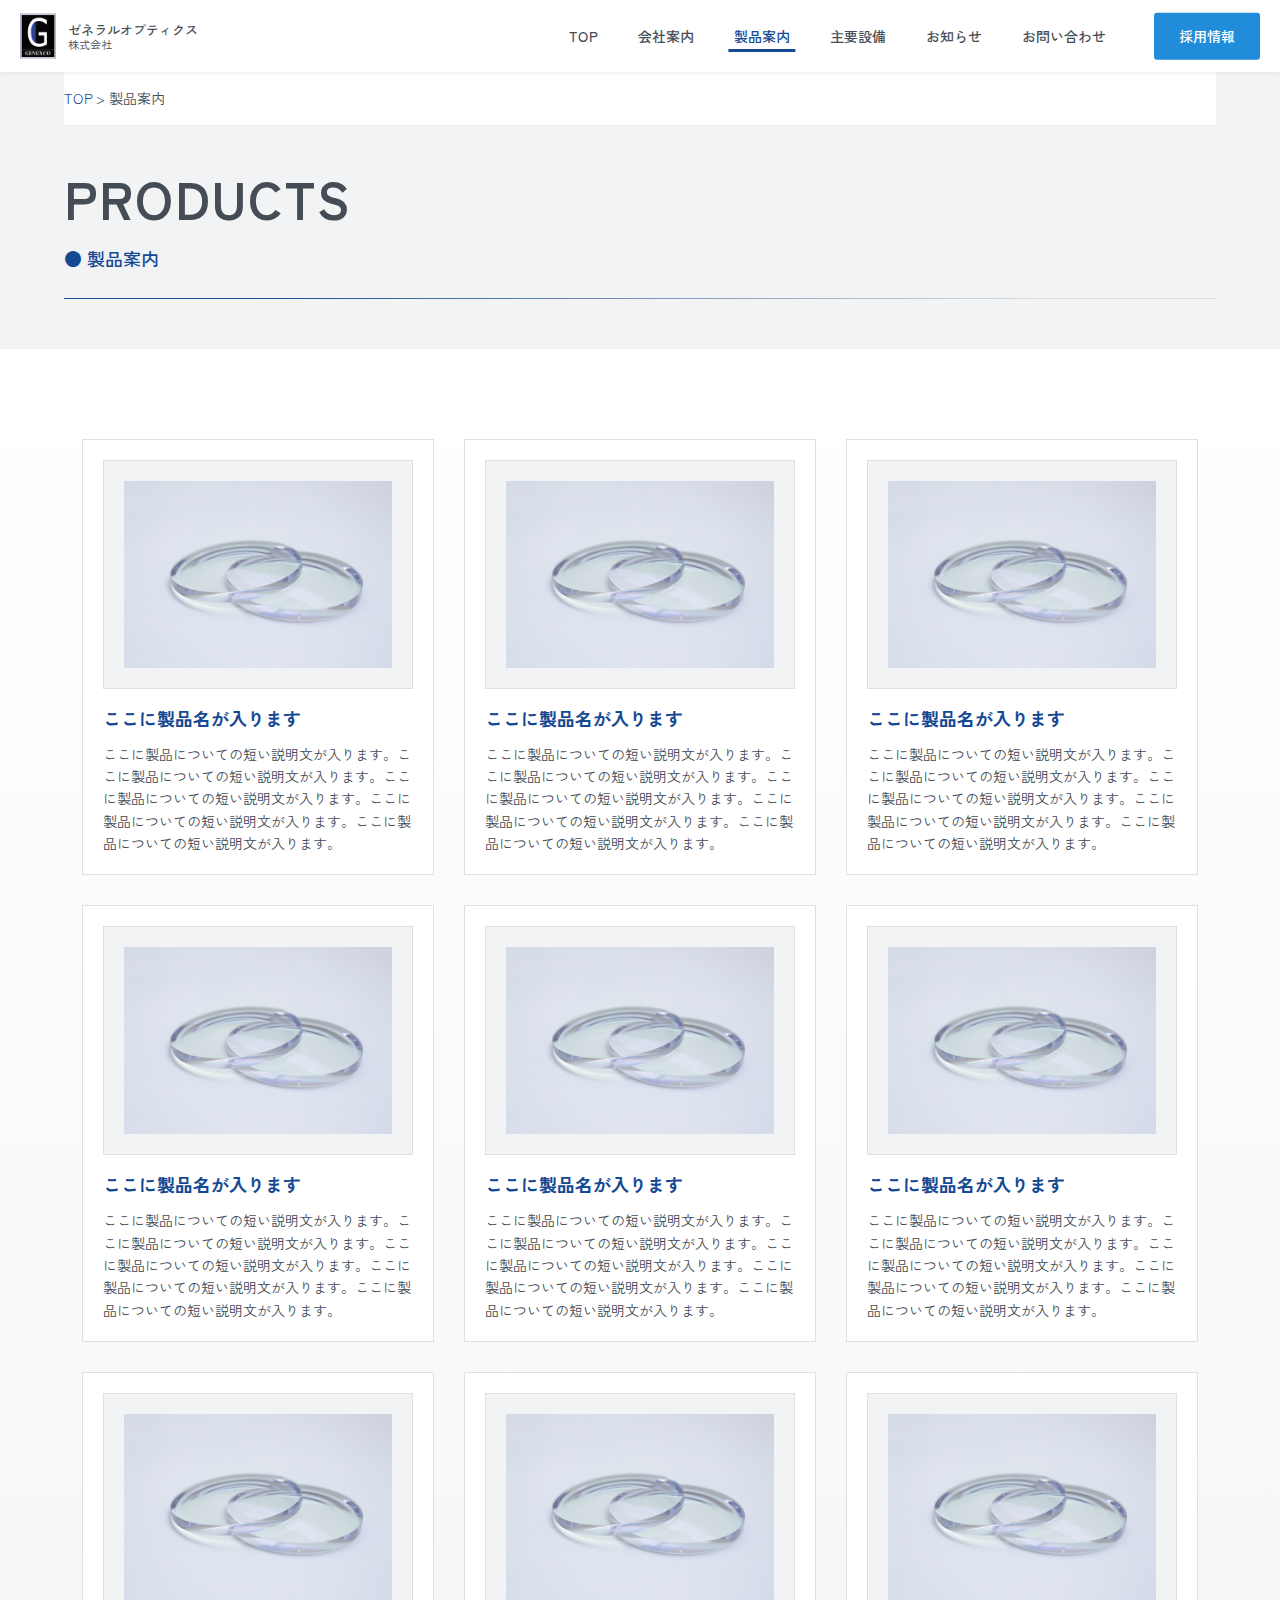
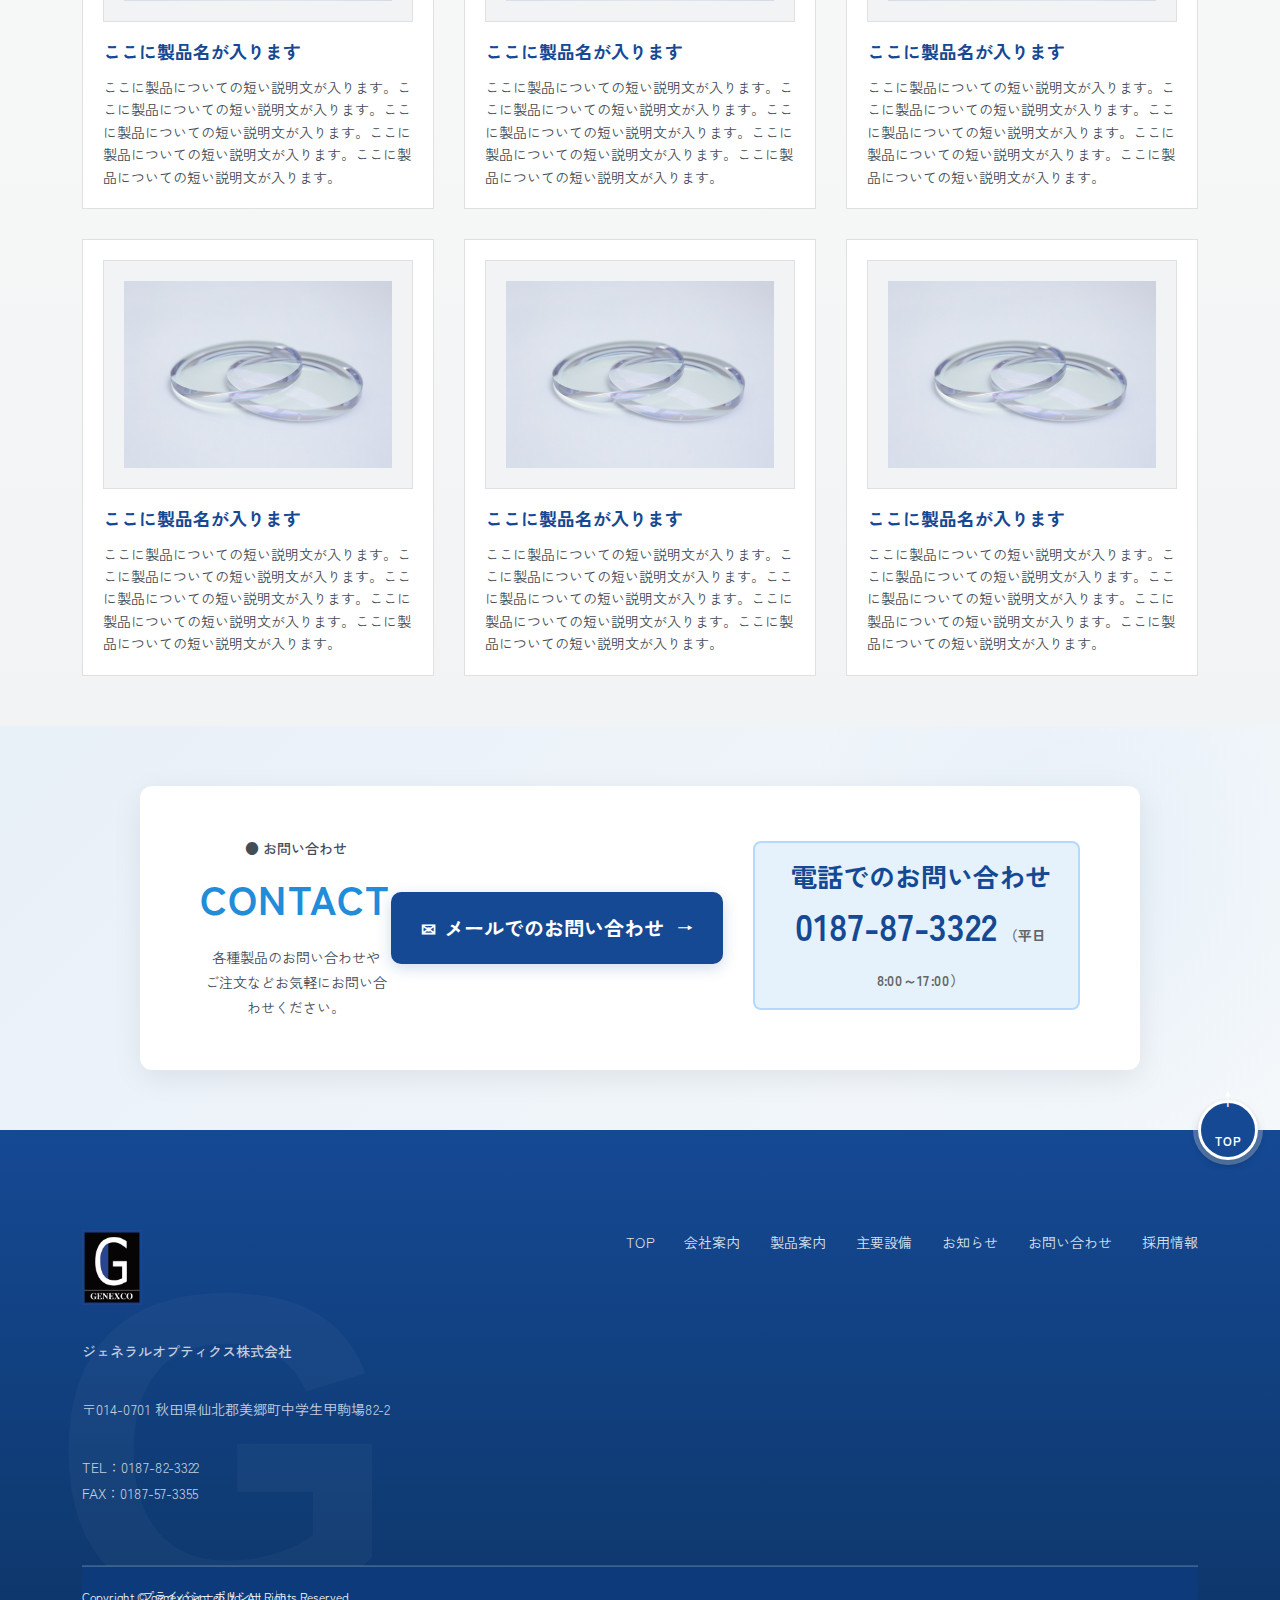
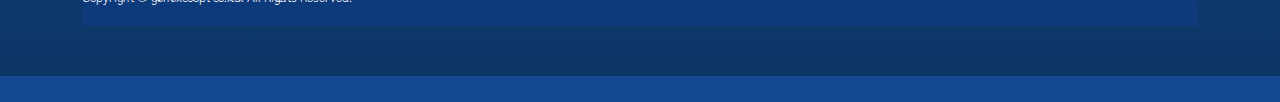
<file: products.html>
<!DOCTYPE html>
<html lang="ja">
<head>
    <meta charset="UTF-8">
    <meta name="viewport" content="width=device-width, initial-scale=1.0">
    <title>PRODUCTS - ジェネラルオプティクス株式会社</title>
    <link href="https://fonts.googleapis.com/css2?family=Zen+Kaku+Gothic+New:wght@400;500;700&display=swap" rel="stylesheet">
    <link rel="icon" href="images/logo.png" type="image/png">
    <link rel="shortcut icon" href="images/logo.png" type="image/png">
    <!-- Use shared base (header/footer/palette) -->
    <link rel="stylesheet" href="css/news.css">
    <link rel="stylesheet" href="css/products.css">
    <link rel="stylesheet" href="css/main.css">
  </head>
<body id="top">
    <header class="site-header">
        <div class="logo-outside">
            <a href="index.html">
                <img src="images/logo.png" alt="G" class="header-logo-icon">
                <div class="company-text">
                    <span class="company-name-en">ゼネラルオプティクス</span>
                    <span class="company-type">株式会社</span>
                </div>
            </a>
        </div>
        <div class="container header-content">
            <nav class="top-nav" aria-label="Primary">
                <ul>
                    <li><a href="index.html">TOP</a></li>
                    <li><a href="about.html">会社案内</a></li>
                    <li><a href="products.html" class="active">製品案内</a></li>
                    <li><a href="facility.html">主要設備</a></li>
                    <li><a href="news.html">お知らせ</a></li>
                    <li><a href="contact.html">お問い合わせ</a></li>
                </ul>
            </nav>
            <a href="recruit.html" class="recruit-btn">採用情報</a>
        </div>
    </header>

    <main>
        <div class="container breadcrumb">
            <a href="index.html">TOP</a> &gt; 製品案内
        </div>

        <!-- Hero header (match NEWS/FACILITY) -->
        <section class="news-section products-hero">
          <div class="container news-header">
            <h1 class="news-title-text">PRODUCTS</h1>
            <p>● 製品案内</p>
            <div class="underline-blue"></div>
          </div>
        </section>

        <section class="products-section">
            <div class="container">
                <div class="products-grid">
                    <!-- Product Item 1 -->
                    <div class="product-item">
                        <div class="product-image">
                            <img src="images/products_dummy.jpg" alt="製品画像">
                        </div>
                        <h3 class="product-name">ここに製品名が入ります</h3>
                        <p class="product-description">ここに製品についての短い説明文が入ります。ここに製品についての短い説明文が入ります。ここに製品についての短い説明文が入ります。ここに製品についての短い説明文が入ります。ここに製品についての短い説明文が入ります。</p>
                    </div>
                    <!-- Product Item 2 -->
                    <div class="product-item">
                        <div class="product-image">
                            <img src="images/products_dummy.jpg" alt="製品画像">
                        </div>
                        <h3 class="product-name">ここに製品名が入ります</h3>
                        <p class="product-description">ここに製品についての短い説明文が入ります。ここに製品についての短い説明文が入ります。ここに製品についての短い説明文が入ります。ここに製品についての短い説明文が入ります。ここに製品についての短い説明文が入ります。</p>
                    </div>
                    <!-- Product Item 3 -->
                    <div class="product-item">
                        <div class="product-image">
                            <img src="images/products_dummy.jpg" alt="製品画像">
                        </div>
                        <h3 class="product-name">ここに製品名が入ります</h3>
                        <p class="product-description">ここに製品についての短い説明文が入ります。ここに製品についての短い説明文が入ります。ここに製品についての短い説明文が入ります。ここに製品についての短い説明文が入ります。ここに製品についての短い説明文が入ります。</p>
                    </div>
                    <!-- Product Item 4 -->
                    <div class="product-item">
                        <div class="product-image">
                            <img src="images/products_dummy.jpg" alt="製品画像">
                        </div>
                        <h3 class="product-name">ここに製品名が入ります</h3>
                        <p class="product-description">ここに製品についての短い説明文が入ります。ここに製品についての短い説明文が入ります。ここに製品についての短い説明文が入ります。ここに製品についての短い説明文が入ります。ここに製品についての短い説明文が入ります。</p>
                    </div>
                    <!-- Product Item 5 -->
                    <div class="product-item">
                        <div class="product-image">
                            <img src="images/products_dummy.jpg" alt="製品画像">
                        </div>
                        <h3 class="product-name">ここに製品名が入ります</h3>
                        <p class="product-description">ここに製品についての短い説明文が入ります。ここに製品についての短い説明文が入ります。ここに製品についての短い説明文が入ります。ここに製品についての短い説明文が入ります。ここに製品についての短い説明文が入ります。</p>
                    </div>
                    <!-- Product Item 6 -->
                    <div class="product-item">
                        <div class="product-image">
                            <img src="images/products_dummy.jpg" alt="製品画像">
                        </div>
                        <h3 class="product-name">ここに製品名が入ります</h3>
                        <p class="product-description">ここに製品についての短い説明文が入ります。ここに製品についての短い説明文が入ります。ここに製品についての短い説明文が入ります。ここに製品についての短い説明文が入ります。ここに製品についての短い説明文が入ります。</p>
                    </div>
                    <!-- Product Item 7 -->
                    <div class="product-item">
                        <div class="product-image">
                            <img src="images/products_dummy.jpg" alt="製品画像">
                        </div>
                        <h3 class="product-name">ここに製品名が入ります</h3>
                        <p class="product-description">ここに製品についての短い説明文が入ります。ここに製品についての短い説明文が入ります。ここに製品についての短い説明文が入ります。ここに製品についての短い説明文が入ります。ここに製品についての短い説明文が入ります。</p>
                    </div>
                    <!-- Product Item 8 -->
                    <div class="product-item">
                        <div class="product-image">
                            <img src="images/products_dummy.jpg" alt="製品画像">
                        </div>
                        <h3 class="product-name">ここに製品名が入ります</h3>
                        <p class="product-description">ここに製品についての短い説明文が入ります。ここに製品についての短い説明文が入ります。ここに製品についての短い説明文が入ります。ここに製品についての短い説明文が入ります。ここに製品についての短い説明文が入ります。</p>
                    </div>
                    <!-- Product Item 9 -->
                    <div class="product-item">
                        <div class="product-image">
                            <img src="images/products_dummy.jpg" alt="製品画像">
                        </div>
                        <h3 class="product-name">ここに製品名が入ります</h3>
                        <p class="product-description">ここに製品についての短い説明文が入ります。ここに製品についての短い説明文が入ります。ここに製品についての短い説明文が入ります。ここに製品についての短い説明文が入ります。ここに製品についての短い説明文が入ります。</p>
                    </div>
                     <!-- Product Item 10 -->
                     <div class="product-item">
                        <div class="product-image">
                            <img src="images/products_dummy.jpg" alt="製品画像">
                        </div>
                        <h3 class="product-name">ここに製品名が入ります</h3>
                        <p class="product-description">ここに製品についての短い説明文が入ります。ここに製品についての短い説明文が入ります。ここに製品についての短い説明文が入ります。ここに製品についての短い説明文が入ります。ここに製品についての短い説明文が入ります。</p>
                    </div>
                    <!-- Product Item 11 -->
                    <div class="product-item">
                        <div class="product-image">
                            <img src="images/products_dummy.jpg" alt="製品画像">
                        </div>
                        <h3 class="product-name">ここに製品名が入ります</h3>
                        <p class="product-description">ここに製品についての短い説明文が入ります。ここに製品についての短い説明文が入ります。ここに製品についての短い説明文が入ります。ここに製品についての短い説明文が入ります。ここに製品についての短い説明文が入ります。</p>
                    </div>
                    <!-- Product Item 12 -->
                    <div class="product-item">
                        <div class="product-image">
                            <img src="images/products_dummy.jpg" alt="製品画像">
                        </div>
                        <h3 class="product-name">ここに製品名が入ります</h3>
                        <p class="product-description">ここに製品についての短い説明文が入ります。ここに製品についての短い説明文が入ります。ここに製品についての短い説明文が入ります。ここに製品についての短い説明文が入ります。ここに製品についての短い説明文が入ります。</p>
                    </div>
                </div>
            </div>
        </section>

                <!-- Contact section (exact same as NEWS) -->
                <section class="contact-section">
                    <div class="container contact-container">
                        <div class="contact-card">
                            <div class="contact-card-content">
                                <p class="contact-header-text">● お問い合わせ</p>
                                <h2>CONTACT</h2>
                                <p>各種製品のお問い合わせや</p>
                                <p>ご注文などお気軽にお問い合わせください。</p>
                            </div>

                            <div class="contact-buttons">
                                <a href="contact.html" class="email-btn contact-btn">
                                    <span class="email-icon">✉</span>
                                    メールでのお問い合わせ
                                    <span class="arrow-icon-small">→</span>
                                </a>
                                <div class="phone-info">
                                    <a href="tel:0187873322" class="phone-number-btn">
                                        <span class="phone-icon" aria-hidden="true">
                                            <svg viewBox="0 0 24 24" xmlns="http://www.w3.org/2000/svg" focusable="false" aria-hidden="true">
                                                <path d="M6.62 10.79a15.05 15.05 0 006.59 6.59l1.82-1.82a1 1 0 011.02-.24c1.12.37 2.33.57 3.57.57a1 1 0 011 1v2.9a1 1 0 01-.9 1 19 19 0 01-8.2-2.7 18.86 18.86 0 01-5.76-5.76A19 19 0 013 5.08a1 1 0 011-1h2.9a1 1 0 011 1c0 1.24.2 2.45.57 3.57a1 1 0 01-.24 1.02l-1.61 1.62z"/>
                                            </svg>
                                        </span>
                                        <span class="phone-lines">
                                            <span class="phone-label">電話でのお問い合わせ</span>
                                            <span class="phone-number">0187-87-3322</span>
                                            <span class="phone-hours">（平日 8:00～17:00）</span>
                                        </span>
                                    </a>
                                </div>
                            </div>
                        </div>
                    </div>
                </section>
    </main>

    <footer class="site-footer">
        <div class="container footer-content">
            <div class="company-info">
                <img src="images/logo.png" alt="GENERAL OPTICS" class="footer-logo-g">
                <p class="company-name">ジェネラルオプティクス株式会社</p>
                <p class="company-address">〒014-0701 秋田県仙北郡美郷町中学生甲駒場82-2</p>
                <p class="company-tel-fax">TEL：0187-82-3322<br>FAX：0187-57-3355</p>
            </div>
            <nav class="footer-nav">
                <ul>
                    <li><a href="index.html">TOP</a></li>
                    <li><a href="about.html">会社案内</a></li>
                    <li><a href="products.html" class="active">製品案内</a></li>
                    <li><a href="facility.html">主要設備</a></li>
                    <li><a href="news.html">お知らせ</a></li>
                    <li><a href="contact.html">お問い合わせ</a></li>
                    <li><a href="recruit.html">採用情報</a></li>
                </ul>
            </nav>
        </div>
        <div class="container copyright-bar">
            <a href="privacy.html" class="privacy-policy">プライバシーポリシー</a>
            <p class="copyright">Copyright © genexcoopt co.ltd. All Rights Reserved.</p>
        </div>
        <a href="#top" class="back-to-top-btn">TOP</a>
    </footer>
    <script src="js/main.js"></script>
</body>
</html>
</file>
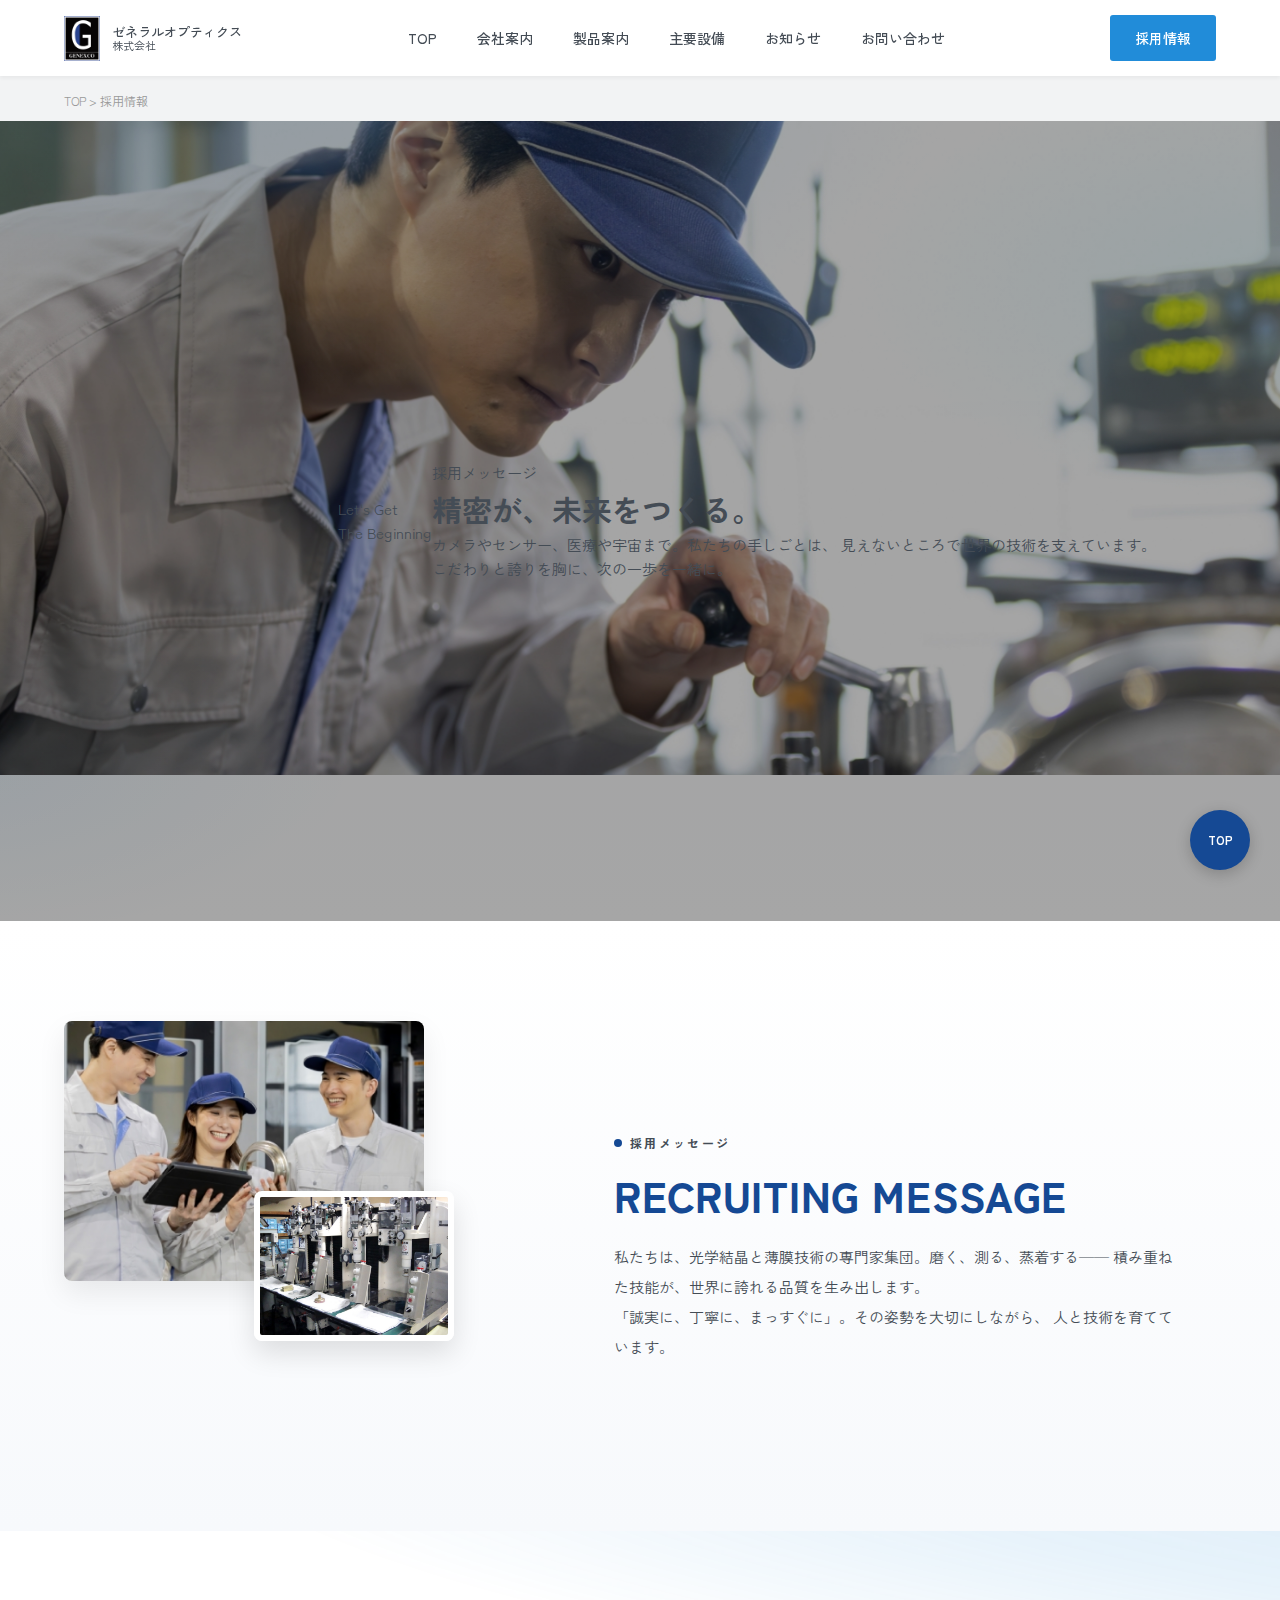
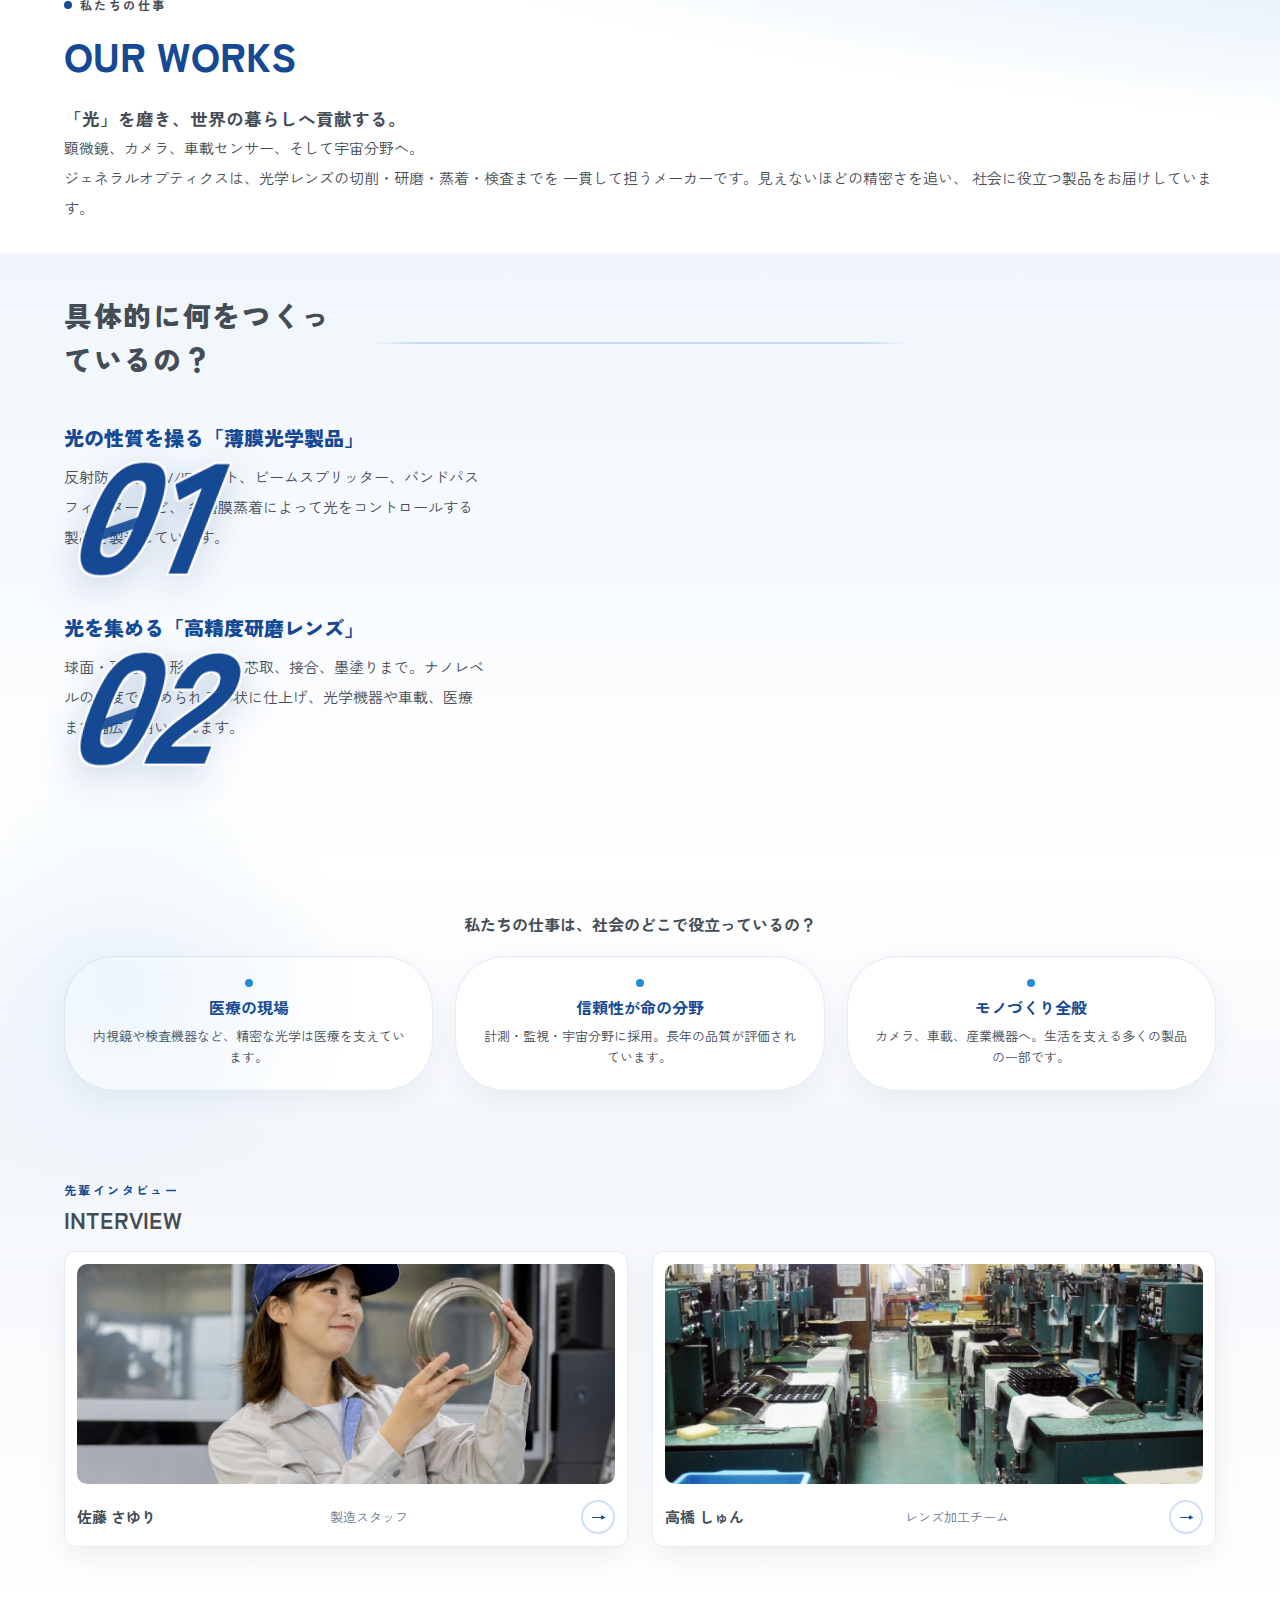
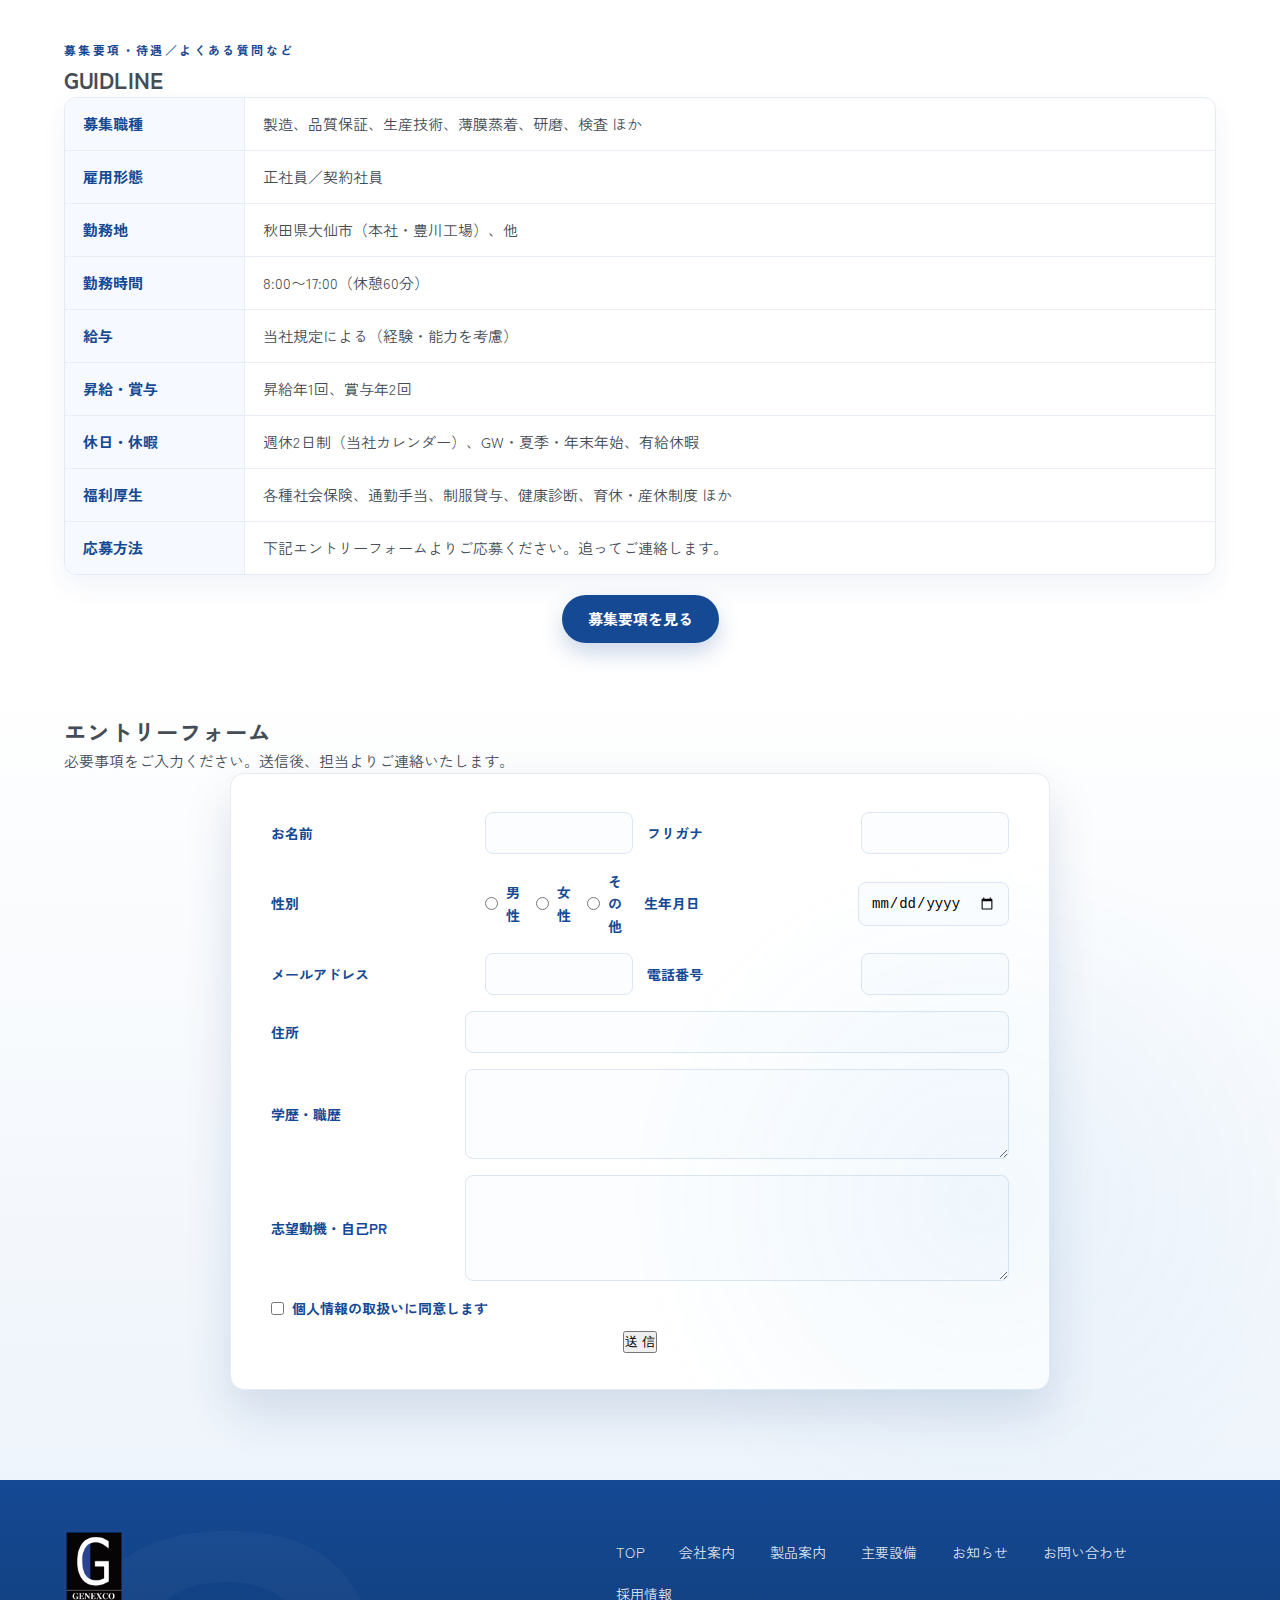
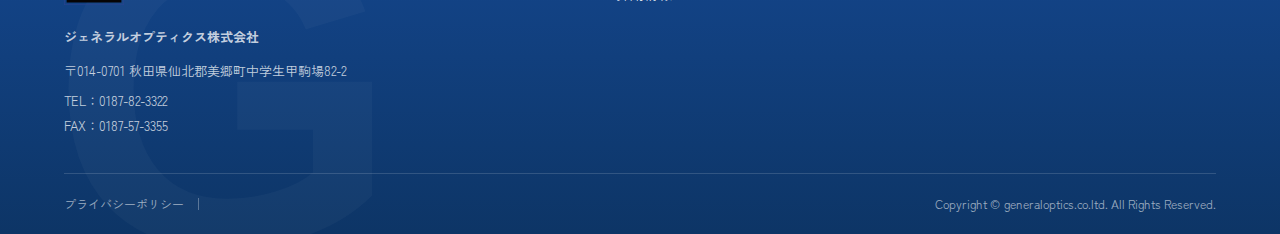
<file: recruit.html>
<!DOCTYPE html>
<html lang="ja">
<head>
  <meta charset="UTF-8" />
  <meta name="viewport" content="width=device-width, initial-scale=1.0" />
  <title>採用情報 | ジェネラルオプティクス</title>
  <link href="https://fonts.googleapis.com/css2?family=Zen+Kaku+Gothic+New:wght@400;500;700&family=Dancing+Script:wght@700&display=swap" rel="stylesheet" />
  <!-- Base (header/footer/contact, palette) -->
  <link href="css/news.css" rel="stylesheet" />
  <!-- Page specific -->
  <link href="css/recruit.css" rel="stylesheet" />
</head>
<body id="top">
  <!-- Global Header -->
  <header class="site-header">
    <div class="container header-content">
      <div class="logo">
        <a href="index.html">
          <img src="images/logo.png" alt="G" class="header-logo-icon" />
          <div class="company-text">
            <span class="company-name-en">ゼネラルオプティクス</span>
            <span class="company-type">株式会社</span>
          </div>
        </a>
      </div>
      <nav class="top-nav" aria-label="Primary">
        <ul>
          <li><a href="index.html">TOP</a></li>
          <li><a href="about.html">会社案内</a></li>
          <li><a href="products.html">製品案内</a></li>
          <li><a href="facility.html">主要設備</a></li>
          <li><a href="news.html">お知らせ</a></li>
          <li><a href="contact.html">お問い合わせ</a></li>
        </ul>
      </nav>
      <a href="recruit.html" class="recruit-btn active">採用情報</a>
    </div>
  </header>

  <main>
    <div class="container breadcrumb"><a href="index.html">TOP</a> &gt; 採用情報</div>

    <!-- HERO -->
    <section class="recruit-hero">
      <div class="hero-bg"></div>
      <div class="container hero-inner">
        <div class="hero-copy">
          <p class="script">Let's Get</p>
          <p class="script second">The Beginning</p>
        </div>
        <div class="hero-text">
          <p class="kicker">採用メッセージ</p>
          <h1>精密が、未来をつくる。</h1>
          <p>カメラやセンサー、医療や宇宙まで。私たちの手しごとは、
            見えないところで世界の技術を支えています。<br>
            こだわりと誇りを胸に、次の一歩を一緒に。</p>
        </div>
      </div>
    </section>

    <!-- MESSAGE -->
    <section class="recruit-message">
      <div class="container msg-grid">
        <div class="msg-pics">
          <img src="images/kv_pc3.jpg" alt="現場の写真" class="big">
          <img src="images/facility3.jpg" alt="製造機器" class="small">
        </div>
        <div class="msg-text">
          <p class="section-kicker">採用メッセージ</p>
          <h2 class="section-en">RECRUITING MESSAGE</h2>
          <p>
            私たちは、光学結晶と薄膜技術の専門家集団。磨く、測る、蒸着する——
            積み重ねた技能が、世界に誇れる品質を生み出します。<br>
            「誠実に、丁寧に、まっすぐに」。その姿勢を大切にしながら、
            人と技術を育てています。
          </p>
        </div>
      </div>
    </section>

    <!-- WORKS lead -->
    <section class="works-lead">
      <div class="container">
        <p class="section-kicker">私たちの仕事</p>
        <h2 class="section-en">OUR WORKS</h2>
        <div class="lead-box">
          <h3>「光」を磨き、世界の暮らしへ貢献する。</h3>
          <p>
            顕微鏡、カメラ、車載センサー、そして宇宙分野へ。<br>
            ジェネラルオプティクスは、光学レンズの切削・研磨・蒸着・検査までを
            一貫して担うメーカーです。見えないほどの精密さを追い、
            社会に役立つ製品をお届けしています。
          </p>
        </div>
      </div>
      <div class="swoosh" aria-hidden="true"></div>
    </section>

    <!-- WORK DETAIL -->
    <section class="work-detail">
      <div class="container">
        <div class="detail-title">
          <span class="line"></span>
          <p>具体的に何をつくっているの？</p>
          <span class="line"></span>
        </div>

        <article class="detail-card">
          <div class="num">01</div>
          <img class="img" src="images/products_dummy.jpg" alt="薄膜光学製品">
          <div class="text">
            <h3>光の性質を操る「薄膜光学製品」</h3>
            <p>反射防止膜、UV/IRカット、ビームスプリッター、バンドパスフィルターなど、
              多層膜蒸着によって光をコントロールする製品を製造しています。</p>
            <a class="mini-btn" href="#">STORY</a>
          </div>
        </article>

        <article class="detail-card">
          <div class="num">02</div>
          <img class="img circle" src="images/facility4.jpg" alt="高精度研磨レンズ">
          <div class="text">
            <h3>光を集める「高精度研磨レンズ」</h3>
            <p>球面・平面・異形の研磨、芯取、接合、墨塗りまで。ナノレベルの精度で
              求められる形状に仕上げ、光学機器や車載、医療まで幅広く用いられます。</p>
            <a class="mini-btn" href="#">STORY</a>
          </div>
        </article>
      </div>
    </section>

    <!-- VALUES / IMPACT -->
    <section class="values">
      <div class="container">
        <h3 class="values-lead">私たちの仕事は、社会のどこで役立っているの？</h3>
        <div class="value-cards">
          <div class="value">
            <div class="dot"></div>
            <h4>医療の現場</h4>
            <p>内視鏡や検査機器など、精密な光学は医療を支えています。</p>
          </div>
          <div class="value">
            <div class="dot"></div>
            <h4>信頼性が命の分野</h4>
            <p>計測・監視・宇宙分野に採用。長年の品質が評価されています。</p>
          </div>
          <div class="value">
            <div class="dot"></div>
            <h4>モノづくり全般</h4>
            <p>カメラ、車載、産業機器へ。生活を支える多くの製品の一部です。</p>
          </div>
        </div>
      </div>
    </section>

    <!-- INTERVIEW -->
    <section class="interview">
      <div class="container">
        <p class="section-kicker">先輩インタビュー</p>
        <h2 class="section-en">INTERVIEW</h2>
        <div class="interview-cards">
          <article class="person-card">
            <img class="person" src="images/interview-ss.jpg" alt="先輩社員 佐藤">
            <div class="meta">
              <p class="name">佐藤 さゆり</p>
              <p class="role">製造スタッフ</p>
              <a href="#" class="round-link" aria-label="佐藤のインタビュー">→</a>
            </div>
          </article>
          <article class="person-card">
            <img class="person" src="images/facility2.jpg" alt="先輩社員 高橋">
            <div class="meta">
              <p class="name">高橋 しゅん</p>
              <p class="role">レンズ加工チーム</p>
              <a href="#" class="round-link" aria-label="高橋のインタビュー">→</a>
            </div>
          </article>
        </div>
      </div>
    </section>

    <!-- GUIDELINE -->
    <section class="guideline">
      <div class="container">
        <p class="section-kicker">募集要項・待遇／よくある質問など</p>
        <h2 class="section-en">GUIDLINE</h2>
        <div class="sheet">
          <dl>
            <div class="row"><dt>募集職種</dt><dd>製造、品質保証、生産技術、薄膜蒸着、研磨、検査 ほか</dd></div>
            <div class="row"><dt>雇用形態</dt><dd>正社員／契約社員</dd></div>
            <div class="row"><dt>勤務地</dt><dd>秋田県大仙市（本社・豊川工場）、他</dd></div>
            <div class="row"><dt>勤務時間</dt><dd>8:00〜17:00（休憩60分）</dd></div>
            <div class="row"><dt>給与</dt><dd>当社規定による（経験・能力を考慮）</dd></div>
            <div class="row"><dt>昇給・賞与</dt><dd>昇給年1回、賞与年2回</dd></div>
            <div class="row"><dt>休日・休暇</dt><dd>週休2日制（当社カレンダー）、GW・夏季・年末年始、有給休暇</dd></div>
            <div class="row"><dt>福利厚生</dt><dd>各種社会保険、通勤手当、制服貸与、健康診断、育休・産休制度 ほか</dd></div>
            <div class="row"><dt>応募方法</dt><dd>下記エントリーフォームよりご応募ください。追ってご連絡します。</dd></div>
          </dl>
        </div>
        <div class="center mt-20">
          <a href="#entry" class="cta-btn">募集要項を見る</a>
        </div>
      </div>
    </section>

    <!-- ENTRY FORM -->
    <section id="entry" class="entry">
      <div class="container">
        <h2 class="section-en">エントリーフォーム</h2>
        <p class="entry-note">必要事項をご入力ください。送信後、担当よりご連絡いたします。</p>
        <form class="entry-form" action="#" method="post" novalidate>
          <div class="field two">
            <label for="name">お名前</label>
            <input id="name" name="name" type="text" required />
            <label for="kana">フリガナ</label>
            <input id="kana" name="kana" type="text" required />
          </div>

          <div class="field two">
            <label>性別</label>
            <div class="radios">
              <label><input type="radio" name="gender" value="male" /> 男性</label>
              <label><input type="radio" name="gender" value="female" /> 女性</label>
              <label><input type="radio" name="gender" value="other" /> その他</label>
            </div>
            <label for="birth">生年月日</label>
            <input id="birth" name="birth" type="date" />
          </div>

          <div class="field two">
            <label for="email">メールアドレス</label>
            <input id="email" name="email" type="email" required />
            <label for="tel">電話番号</label>
            <input id="tel" name="tel" type="tel" />
          </div>

          <div class="field one">
            <label for="address">住所</label>
            <input id="address" name="address" type="text" />
          </div>

          <div class="field one">
            <label for="education">学歴・職歴</label>
            <textarea id="education" name="education" rows="4"></textarea>
          </div>

          <div class="field one">
            <label for="motivation">志望動機・自己PR</label>
            <textarea id="motivation" name="motivation" rows="5"></textarea>
          </div>

          <div class="field agree">
            <label class="checkbox">
              <input type="checkbox" id="agree" required />
              <span>個人情報の取扱いに同意します</span>
            </label>
          </div>

          <div class="center">
            <button type="submit" class="submit">送 信</button>
          </div>
        </form>
      </div>
      <div class="glass-bg" aria-hidden="true"></div>
    </section>

    <!-- CONTACT reuse not added here (form ends page like design) -->
  </main>

  <!-- Footer -->
  <footer class="site-footer">
    <div class="container footer-content">
      <div class="company-info">
        <img src="images/logo.png" alt="GENERAL OPTICS" class="footer-logo-g" />
        <p class="company-name">ジェネラルオプティクス株式会社</p>
        <p class="company-address">〒014-0701 秋田県仙北郡美郷町中学生甲駒場82-2</p>
        <p class="company-tel-fax">TEL：0187-82-3322<br />FAX：0187-57-3355</p>
      </div>
      <nav class="footer-nav">
        <ul>
          <li><a href="index.html">TOP</a></li>
          <li><a href="about.html">会社案内</a></li>
          <li><a href="products.html">製品案内</a></li>
          <li><a href="facility.html">主要設備</a></li>
          <li><a href="news.html">お知らせ</a></li>
          <li><a href="contact.html">お問い合わせ</a></li>
          <li><a href="recruit.html" class="active">採用情報</a></li>
        </ul>
      </nav>
    </div>
    <div class="container copyright-bar">
      <a href="privacy.html" class="privacy-policy">プライバシーポリシー</a>
      <p class="copyright">Copyright © generaloptics.co.ltd. All Rights Reserved.</p>
    </div>
  </footer>

  <a href="#top" class="back-to-top-btn">TOP</a>
  <script src="js/main.js"></script>
</body>
</html>
</file>
<file: css/news.css>
/* --- Color Variables (from your style guide) --- */
:root {
    --color-main: #154994; /* Dark Blue - Main brand color */
    --color-accent: #218CD9; /* Bright Blue - Accent color */
    --color-light-blue: #8BE6F7; /* Light Blue accent (palette) */
    --color-text-dark: #444C55; /* Dark Gray for main text */
    --color-text-blue: #154994; /* Same as Main Color */
    --color-white: #FFFFFF;
    --color-bg-page: #F2F3F4; /* Page Background */
    --color-bg-white: #FFFFFF;
}

/* Base Styles and Reset */
* {
    margin: 0;
    padding: 0;
    box-sizing: border-box;
}

body {
    /* Zen Kaku Gothic New for Japanese text, fallback to system fonts */
    font-family: 'Zen Kaku Gothic New', -apple-system, BlinkMacSystemFont, "Segoe UI", Roboto, "Helvetica Neue", Arial, sans-serif;
    color: var(--color-text-dark);
    line-height: 1.6;
    background-color: var(--color-bg-page);
    font-size: 15px;
}

a {
    text-decoration: none;
    color: inherit;
    cursor: pointer;
}

ul {
    list-style: none;
}

.container {
    max-width: 1200px;
    width: 90%;
    margin: 0 auto;
}

/* === 1. Header and Navigation === */
.site-header {
    background-color: var(--color-white);
    box-shadow: 0 2px 4px rgba(0,0,0,0.05);
    position: sticky;
    top: 0;
    z-index: 10;
}

.header-content {
    display: flex;
    justify-content: space-between;
    align-items: center;
    padding: 15px 0;
}

.logo a {
    display: flex;
    align-items: center;
    gap: 12px;
}

.header-logo-icon {
    height: 45px;
    width: auto;
}

.company-text {
    display: flex;
    flex-direction: column;
    line-height: 1.2;
}

.company-name-en {
    font-size: 13px;
    color: var(--color-text-dark);
    font-weight: 500;
}

.company-type {
    font-size: 11px;
    color: var(--color-text-dark);
    font-weight: 400;
}

.top-nav ul {
    display: flex;
}

.top-nav li a {
    padding: 10px 20px;
    font-size: 14px;
    color: var(--color-text-dark);
    position: relative;
    transition: color 0.3s;
    font-weight: 500;
    display: block;
}

.top-nav li a::after {
    content: '';
    position: absolute;
    bottom: 5px;
    left: 50%;
    transform: translateX(-50%);
    width: 0;
    height: 3px;
    background-color: var(--color-main);
    transition: width 0.3s ease-out;
}

.top-nav li a:hover,
.top-nav li a.active {
    color: var(--color-main);
}

.top-nav li a:hover::after,
.top-nav li a.active::after {
    width: 70%;
}

.recruit-btn {
    background-color: var(--color-accent);
    color: var(--color-white);
    padding: 12px 25px;
    border-radius: 3px;
    font-size: 14px;
    white-space: nowrap;
    transition: background-color 0.3s;
    font-weight: 500;
    display: block;
}

.recruit-btn:hover {
    background-color: var(--color-main);
}

/* === 2. Main Content Area === */

/* Breadcrumb */
.breadcrumb {
    padding: 15px 0 10px;
    font-size: 12px;
    color: #999;
}

.breadcrumb a {
    color: #999;
    transition: color 0.3s;
}

.breadcrumb a:hover {
    color: var(--color-main);
}

/* News Header */
.news-section {
    padding-bottom: 0;
}

.news-header {
    padding: 30px 0 0;
}

.news-title-text {
    font-size: 52px;
    color: var(--color-text-dark);
    font-weight: 700;
    letter-spacing: 2px;
}

.news-header p {
    font-size: 18px;
    color: var(--color-text-blue);
    font-weight: 500;
    margin-top: 5px;
}

.underline-blue {
    height: 1px;
    width: 100%;
    background: linear-gradient(to right, var(--color-main) 15%, #ddd 85%);
    margin: 25px 0 50px;
}

/* News List */
.news-list-container {
    position: relative;
    padding-bottom: 0;
    overflow: hidden;
}

.news-list-background {
    position: absolute;
    top: 0;
    left: 0;
    width: 100%;
    height: 100%;
    z-index: 1;
    pointer-events: none;
    background: 
        linear-gradient(to right, rgba(255, 255, 255, 0) 0%, rgba(255, 255, 255, 0.3) 25%, rgba(255, 255, 255, 0.7) 50%, rgba(255, 255, 255, 1) 100%),
    radial-gradient(circle at 95% 10%, rgba(33, 140, 217, 0.08) 0%, rgba(139, 230, 247, 0.03) 30%, transparent 50%);
}

.news-list {
    position: relative;
    z-index: 2;
    background-color: rgba(255, 255, 255, 0.95);
}

.news-item {
    display: flex;
    align-items: center;
    padding: 18px 0;
    border-bottom: 1px solid #e8e8e8;
    transition: background-color 0.2s;
}

.news-item:hover {
    background-color: rgba(33, 140, 217, 0.02);
}

.news-date {
    font-size: 14px;
    color: #888;
    min-width: 120px;
    padding-left: 25px;
    white-space: nowrap;
}

.news-title {
    flex-grow: 1;
    font-size: 15px;
    color: var(--color-text-dark);
    padding: 0 25px;
    line-height: 1.6;
}

.news-link {
    display: flex;
    align-items: center;
    justify-content: center;
    width: 42px;
    height: 42px;
    border: 2px solid #ddd;
    border-radius: 50%;
    margin-right: 25px;
    transition: background-color 0.3s, border-color 0.3s;
    flex-shrink: 0;
}

.news-link:hover {
    background-color: var(--color-main);
    border-color: var(--color-main);
}

.news-link:hover .arrow-icon {
    color: var(--color-white);
}

.arrow-icon {
    font-size: 18px;
    color: var(--color-main);
    line-height: 1;
    display: block;
    transform: translateX(1px);
    transition: color 0.3s;
    font-weight: bold;
}

/* Pagination */
.pagination {
    display: flex;
    justify-content: center;
    align-items: center;
    padding: 50px 0;
    gap: 8px;
}

.page-link {
    width: 40px;
    height: 40px;
    display: flex;
    align-items: center;
    justify-content: center;
    border: 1px solid #ddd;
    border-radius: 50%;
    font-size: 14px;
    color: var(--color-text-dark);
    background-color: var(--color-white);
    transition: all 0.3s;
}

.page-link:hover {
    border-color: var(--color-main);
    color: var(--color-main);
}

.page-link.active {
    background-color: var(--color-main);
    color: var(--color-white);
    border-color: var(--color-main);
}

/* Contact Section */
.contact-section {
    padding: 80px 0 120px;
    background: linear-gradient(135deg, #e8f0f8 0%, #f5f8fb 100%);
    position: relative;
    overflow: hidden;
}

.contact-section::before {
    content: '';
    position: absolute;
    bottom: -50px;
    right: -100px;
    width: 600px;
    height: 600px;
    background: radial-gradient(circle, rgba(33, 140, 217, 0.05) 0%, transparent 70%);
    border-radius: 50%;
    pointer-events: none;
}

.contact-card {
    background-color: var(--color-white);
    border-radius: 12px;
    padding: 50px 60px;
    box-shadow: 0 8px 30px rgba(0,0,0,0.08);
    display: flex;
    justify-content: space-between;
    align-items: center;
    max-width: 1000px;
    margin: 0 auto;
    position: relative;
    z-index: 5;
}

.contact-header-text {
    font-size: 14px;
    color: var(--color-text-blue);
    font-weight: 500;
}

.contact-card h2 {
    font-size: 40px;
    color: var(--color-accent);
    font-weight: 700;
    margin: 5px 0 15px;
    letter-spacing: 2px;
}

.contact-card-content p {
    font-size: 14px;
    color: var(--color-text-dark);
    line-height: 1.8;
}

.contact-buttons {
    display: flex;
    gap: 30px;
    align-items: center;
}

.email-btn {
    background-color: var(--color-main);
    color: var(--color-white);
    padding: 16px 30px;
    border-radius: 30px;
    font-size: 15px;
    font-weight: 500;
    white-space: nowrap;
    transition: all 0.3s;
    display: flex;
    align-items: center;
    gap: 8px;
    box-shadow: 0 4px 15px rgba(21, 73, 148, 0.2);
}

.email-btn:hover {
    background-color: #0d3870;
    transform: translateY(-2px);
    box-shadow: 0 6px 20px rgba(21, 73, 148, 0.3);
}

.email-icon {
    font-size: 18px;
}

.arrow-icon-small {
    font-size: 16px;
    margin-left: 5px;
}

.phone-info {
    text-align: center;
}

.phone-text {
    font-size: 13px;
    color: var(--color-text-dark);
    margin-bottom: 8px;
}

.phone-number-btn {
    display: flex;
    align-items: center;
    justify-content: center;
    gap: 8px;
    background-color: #E5F2FB;
    color: var(--color-main);
    font-size: 26px;
    font-weight: 700;
    padding: 12px 25px;
    border-radius: 8px;
    border: 2px solid #b3d9ff;
    margin-bottom: 5px;
    transition: all 0.3s;
}

.phone-number-btn:hover {
    background-color: #d0e8f7;
    border-color: var(--color-accent);
}

.phone-icon {
    font-size: 20px;
}

.phone-hours {
    font-size: 12px;
    color: #666;
}

/* === 3. Footer === */
.site-footer {
    background-color: #154994;
    background: linear-gradient(to bottom, #154994 0%, #0d3566 100%);
    color: var(--color-white);
    padding-top: 50px;
    position: relative;
    overflow: hidden;
}

.site-footer::before {
    content: 'G';
    position: absolute;
    bottom: -80px;
    left: 50px;
    font-size: 450px;
    font-weight: 700;
    color: rgba(255, 255, 255, 0.03);
    line-height: 1;
    pointer-events: none;
    font-family: 'Arial', sans-serif;
    z-index: 0;
}

.footer-content {
    display: flex;
    justify-content: space-between;
    padding-bottom: 35px;
    border-bottom: 1px solid rgba(255, 255, 255, 0.15);
    position: relative;
    z-index: 1;
}

.company-info {
    max-width: 400px;
}

.footer-logo-g {
    width: 60px;
    height: auto;
    display: block;
    margin-bottom: 20px;
}

.company-info p {
    font-size: 13px;
    line-height: 1.9;
    color: rgba(255, 255, 255, 0.75);
}

.company-name {
    font-size: 16px;
    font-weight: 700;
    color: var(--color-white);
    margin-bottom: 10px;
}

.company-address {
    margin-bottom: 5px;
}

.footer-nav ul {
    display: flex;
    flex-wrap: wrap;
    gap: 18px 35px;
    max-width: 600px;
    margin-left: auto;
    align-items: flex-start;
    padding-top: 10px;
}

.footer-nav li a {
    font-size: 14px;
    color: rgba(255, 255, 255, 0.85);
    transition: color 0.3s;
}

.footer-nav li a:hover {
    color: var(--color-white);
}

.copyright-bar {
    display: flex;
    justify-content: space-between;
    align-items: center;
    padding: 20px 0;
    position: relative;
    z-index: 1;
}

.privacy-policy {
    font-size: 12px;
    color: rgba(255, 255, 255, 0.6);
    position: relative;
    padding-right: 15px;
    transition: color 0.3s;
}

.privacy-policy:hover {
    color: rgba(255, 255, 255, 0.9);
}

.privacy-policy::after {
    content: '';
    position: absolute;
    right: 0;
    top: 50%;
    transform: translateY(-50%);
    width: 1px;
    height: 12px;
    background-color: rgba(255, 255, 255, 0.3);
}

.copyright {
    font-size: 12px;
    color: rgba(255, 255, 255, 0.6);
}

/* Back to Top Button */
.back-to-top-btn {
    position: fixed;
    bottom: 30px;
    right: 30px;
    width: 60px;
    height: 60px;
    background-color: var(--color-main);
    color: var(--color-white);
    border-radius: 50%;
    text-align: center;
    line-height: 60px;
    font-size: 12px;
    font-weight: 700;
    box-shadow: 0 4px 15px rgba(0,0,0,0.2);
    z-index: 100;
    transition: all 0.3s;
}

.back-to-top-btn:hover {
    background-color: #0d3870;
    transform: translateY(-3px);
    box-shadow: 0 6px 20px rgba(0,0,0,0.3);
}

/* Responsive Design */
@media (max-width: 768px) {
    .header-content {
        flex-wrap: wrap;
    }
    
    .top-nav ul {
        flex-wrap: wrap;
    }
    
    .contact-card {
        flex-direction: column;
        gap: 30px;
        padding: 40px 30px;
    }
    
    .contact-buttons {
        flex-direction: column;
        gap: 20px;
        width: 100%;
    }
    
    .footer-content {
        flex-direction: column;
        gap: 30px;
    }
    
    .footer-nav ul {
        margin-left: 0;
    }
}
</file>
<file: css/home.css>
/* Home page specific styles (builds on css/news.css) */
*{box-sizing:border-box}

.container{width:min(1200px, 92%); margin-inline:auto}
img{max-width:100%; display:block}

/* Header small tweaks */
.site-header{position:sticky; top:0; z-index:50}
.top-nav ul{list-style:none; margin:0; padding:0; display:flex; gap:22px}
.top-nav a.active{color:var(--color-main)}

/* Hero */
.hero{position:relative; isolation:isolate; padding:36px 0 64px}
/* Background: same image with stronger white veil (bottom more faded) */
.hero::before{content:""; position:absolute; inset:0; z-index:0; background:
  radial-gradient(60% 55% at 50% 85%, rgba(255,255,255,.96) 0%, rgba(255,255,255,.8) 60%, rgba(255,255,255,0) 100%),
  linear-gradient(180deg, rgba(255,255,255,.9) 0%, rgba(255,255,255,.78) 40%, rgba(255,255,255,.7) 60%, rgba(255,255,255,.82) 85%, rgba(255,255,255,.95) 100%),
  url('../images/topparts_4.jpg') center/cover no-repeat; filter:saturate(0.7) brightness(1.02)}

/* Foreground framed image (covers ~3/4 width and sits to the right) */
.hero-frame{position:relative; z-index:1; width:75%; margin-left:auto; margin-right:min(3%, 28px); box-shadow:0 22px 48px rgba(0,0,0,.28)}
/* subtle left gradient to improve legibility where text overlaps edge */
.hero-frame::after{content:""; position:absolute; inset:0; width:48%; background:linear-gradient(90deg, rgba(0,0,0,.55) 0%, rgba(0,0,0,.28) 55%, rgba(0,0,0,0) 100%); pointer-events:none; z-index:1}
.hero-img{width:100%; height:clamp(420px, 58vw, 640px); object-fit:cover; display:block; position:relative; z-index:0; border-radius:8px}

/* Caption positioned to land between faded area and visible image */
.hero-caption{position:absolute; left:-12%; /* moved further down for visual balance */ top:clamp(56px, 12vw, 140px); color:#fff; text-shadow:0 8px 24px rgba(0,0,0,.45); z-index:2; max-width:min(480px, 42%)}
.hero-caption .lead{margin:.2rem 0; /* slightly larger */ font-size:clamp(26px, 5.2vw, 36px); font-weight:700; line-height:1.2}
.hero-caption .sub{opacity:.95; /* slightly larger */ font-size:clamp(14px, 2.4vw, 16px)}

/* Scroll cue: white circular button at bottom-right */
.scroll-cue{position:absolute; right:24px; bottom:20px; width:64px; height:64px; border-radius:50%; background:#fff; color:var(--color-main); display:flex; flex-direction:column; align-items:center; justify-content:center; text-decoration:none; box-shadow:0 12px 28px rgba(0,0,0,.22); border:2px solid rgba(0,0,0,.06); z-index:3}
.scroll-cue span{font-size:12px; line-height:1}
.scroll-cue .down{font-size:18px; line-height:1}

/* Intro/Mission section (between Hero and Products) */
.intro-wave{position:relative; padding:30px 0 40px; overflow:hidden;
  background: linear-gradient(135deg, rgba(255,214,188,.28) 0%, rgba(248,251,255,.92) 55%, #ffffff 100%);
}
.wave-bg{position:absolute; inset:0 0 auto 0; top:10px; height:420px; pointer-events:none}
/* soft highlight on the right side to emulate the reference glow */
.wave-bg::before{content:""; position:absolute; right:-8%; top:0; width:54%; height:420px;
  background:radial-gradient(60% 80% at 6% 50%, rgba(255,255,255,.9) 0%, rgba(255,255,255,.65) 22%, rgba(255,255,255,0) 62%);
  filter:blur(2px);}
/* Replace solid blue wave with subtle layered soft-blue arcs (like reference image 1) */
.wave-bg::after{content:""; position:absolute; left:0; right:0; top:0; bottom:0;
  background:
    radial-gradient(120% 90% at 12% 44%, rgba(33,140,217,.22), rgba(33,140,217,.12) 38%, rgba(33,140,217,.06) 56%, rgba(33,140,217,0) 70%),
    radial-gradient(110% 70% at 32% 86%, rgba(33,140,217,.18), rgba(33,140,217,.08) 48%, rgba(33,140,217,0) 64%),
    radial-gradient(80% 60% at 55% 8%, rgba(33,140,217,.10), rgba(33,140,217,0) 60%);
  filter: blur(0.5px);
}

.wave-inner{position:relative; height:600px}
.thumb{position:absolute; border-radius:8px; overflow:hidden; box-shadow:0 16px 40px rgba(17,58,119,.18)}
.thumb.t0{left:18%; top:-20px; width:140px; height:140px; border-radius:50%; box-shadow:0 16px 36px rgba(17,58,119,.14)}
.thumb img{width:100%; height:100%; object-fit:cover}
/* t1: small square (factory machine) near top-left edge of the blue wave */
.thumb.t1{left:7%; top:2%; width:170px; height:130px}
/* t2: large rectangle (factory floor) below t1 within blue area */
.thumb.t2{left:-10%; top:40%; width:360px; height:200px}
/* t3: small rectangle (measuring equipment) below t2, mostly in blue area */
.thumb.t3{left:16%; top:80%; width:200px; height:120px}
/* t4: small square (lens-in-hand) top-right, outside blue shape */
.thumb.t4{right:-12%; top:10%; width:380px; height:240px}
/* Central metallic disc on the boundary between wave and light area */
.disc{position:absolute; left:80%; top:78%; transform:translate(-50%, -50%); width:220px; height:220px; z-index:2; filter:drop-shadow(0 18px 36px rgba(0,0,0,.2))}
.disc img{width:100%; height:100%; object-fit:contain}

.vertical-copy{position:absolute; right:39%; top:8%; transform:none; writing-mode:vertical-rl; text-orientation:mixed; color:var(--color-text-blue); font-weight:700; letter-spacing:.12em; font-size:28px; text-shadow:0 2px 8px rgba(255,255,255,.6)}

/* Products */
/* Products block with white card and decorative background */
.products-block{position:relative; padding:56px 0 24px; background:linear-gradient(180deg, #eef4fb 0%, #ffffff 70%)}
.products-card{position:relative; z-index:2; background:#fff; border-radius:12px; box-shadow:0 24px 48px rgba(17,58,119,.14); padding:22px 26px 26px; width:min(1120px, 94%); margin:0 auto}
.products-card .section-hd{margin-bottom:10px; border-bottom:1px solid #e6eef8; padding-bottom:8px}
.products-card .section-hd .en{font-size:56px; font-weight:900; color:#154994}
.products-card .products-grid{margin-top:16px}
.products-card .section-cta{margin-top:18px}
/* Join Us – rewritten to match design exactly */
section#join-us{position:relative; overflow:hidden; color:#fff; background:linear-gradient(180deg,#f4f7fb 0%, #ffffff 70%)}
.btn.arrow::after{content:'\2192'; display:inline-grid; place-items:center; width:28px; height:28px; border-radius:50%; border:2px solid rgba(255,255,255,.75); margin-left:10px; font-weight:800}
/* People background strip */
#join-us .join-visual{position:relative}
#join-us .join-photo{width:100%; height:640px; object-fit:cover; object-position:center 12%; display:block; filter:saturate(.96) brightness(1.02)}
#join-us .join-photo{width:100%; height:640px; object-fit:cover; object-position:center 12%; display:block; filter:saturate(.96) brightness(1.02); position:relative; z-index:1}
.section-hd .en{font-weight:800; font-size:28px; letter-spacing:.08em; color:var(--color-text-dark)}
/* Right-aligned gradient card */
#join-us .join-card{position:absolute; right:3.8%; top:120px; width:min(880px, 50%); min-height:560px; border-radius:0; box-shadow:0 22px 48px rgba(17,58,119,.28); padding:34px 44px 46px; z-index:3; overflow:hidden; background:transparent}
#join-us .join-card{position:absolute; right:-1.8%; top:250px; width:min(980px, 50%); min-height:460px; border-radius:0; box-shadow:0 22px 48px rgba(17,58,119,.28); padding:34px 44px 46px; z-index:5; overflow:hidden;
  /* Solid gradient overlay so card sits ON the photo */
  background:linear-gradient(180deg,#1a5fb0 0%, #2b79c2 52%, #5ca4d6 100%);
  backdrop-filter:blur(2px); /* slight glass effect */
}
/* remove image-based background; gradient acts as overlay */
#join-us .join-card-bg{display:none}
#join-us .join-kicker{margin:0 0 6px; font-size:13px; font-weight:800; letter-spacing:.06em}
#join-us .join-title{margin:0 0 16px; font-size:40px; font-weight:800; letter-spacing:.04em}
#join-us .join-desc{margin:0 0 16px; line-height:1.9; opacity:.98}
#join-us .join-cta{display:inline-flex; align-items:center; gap:12px; background:#fff; color:#154994; font-weight:800; text-decoration:none; border-radius:999px; padding:14px 24px; box-shadow:0 10px 22px rgba(17,58,119,.22), 0 0 0 3px rgba(255,255,255,.85); position:relative}
#join-us .join-cta .arrow{display:inline-grid; place-items:center; width:28px; height:28px; border-radius:50%; border:2px solid #c7d6ef}
/* Product tiles match the reference: only the image with a tiny blue offset shadow and a blue caption */
/* Handwritten decoration */
#join-us .join-handwrite{position:absolute; right:4%; bottom:-14px; width:clamp(220px, 27vw, 360px); height:auto; opacity:.98; filter:drop-shadow(0 18px 24px rgba(0,0,0,.2)); z-index:6; pointer-events:none}
.products-card .product p{margin:.55rem 0 0; font-size:12px; text-align:center; color:var(--color-text-blue); font-weight:700}
.section-cta{display:flex; justify-content:center; margin-top:18px}
/* Pill CTA to match screenshot (shared look with NEWS pill, but tuned for products size) */
.products-card .section-cta .pill{position:relative; display:inline-flex; align-items:center; justify-content:center; gap:0; 
  padding:16px 64px; min-width:280px; border-radius:999px; color:#fff; text-decoration:none; font-weight:800;
  background:linear-gradient(180deg,#1d56a5 0%, #103e86 100%);
  box-shadow:0 12px 24px rgba(16,62,134,.25), 0 0 0 3px rgba(158,180,206,.65), 0 0 0 6px rgba(16,62,134,.08);
}
.products-card .section-cta .pill:hover{filter:none; background:linear-gradient(180deg,#2261b5 0%, #114991 100%)}
.products-card .section-cta .pill .arrow{position:absolute; right:22px; display:grid; place-items:center; width:36px; height:36px; border-radius:50%; border:2px solid rgba(255,255,255,.92); color:#fff; font-size:20px}

/* Duo cards */
.duo-cards{padding:12px 0 8px; position:relative; z-index:2; margin-top:-60px}
.duo{display:grid; grid-template-columns:1fr 1fr; gap:24px}
.card{position:relative; border-radius:10px; padding:28px; color:#fff; min-height:140px; text-decoration:none; overflow:hidden; box-shadow:0 18px 40px rgba(17,58,119,.18)}
.card.blue{background:#154994}
.card.navy{background:#154994}
.card .en{font-weight:800; font-size:26px}
.card .ja{opacity:.9; margin-top:6px}
.card .desc{opacity:.85; margin-top:8px; font-size:14px}
.circle-arrow{position:absolute; right:18px; bottom:18px; width:36px; height:36px; border-radius:50%; background:#fff; color:var(--color-main); display:grid; place-items:center; font-weight:700}

/* Recruit banner overlay card */
.recruit-banner{padding:36px 0}
.recruit-wrap{position:relative}
.recruit-img img{width:100%; height:320px; object-fit:cover; border-radius:10px}
.recruit-card{position:absolute; right:6%; top:50%; transform:translateY(-50%); background:linear-gradient(135deg, #218CD9, #8BE6F7); color:#fff; border-radius:10px; padding:22px 26px 26px; width:min(460px, 86%); box-shadow:0 20px 44px rgba(17,58,119,.3); z-index:2}
.recruit-card .kicker{margin:0; font-size:12px; opacity:.9}
.recruit-card .title{margin:4px 0 8px; font-size:28px; letter-spacing:.08em}
.recruit-card .desc{margin:0 0 12px; opacity:.95}
.recruit-card .cta{display:inline-flex; align-items:center; gap:12px; background:#fff; color:var(--color-main); padding:10px 18px; border-radius:999px; text-decoration:none; font-weight:700}
.recruit-card .cta .arrow{display:inline-grid; place-items:center; width:24px; height:24px; border-radius:50%; border:2px solid #c7d6ef}
/* Handwritten 'Let's Join Us!' decoration image positioned outside the card to avoid overlap */
.recruit-wrap .handwrite-img{position:absolute; right:2%; bottom:-128px; width:clamp(120px, 18vw, 220px); height:auto; opacity:.9; filter:drop-shadow(0 18px 24px rgba(0,0,0,.2)); z-index:1; pointer-events:none}

/* News */
.news{padding:46px 0}
/* Two-column layout with left visual and right list */
/* Give the NEWS block a little extra top room so it clears the recruit section artwork */
.home-news{position:relative; background:linear-gradient(180deg, #eef4fb 0%, #ffffff 70%); padding-top:120px}
/* soft diagonal highlight so items sit on the page background (no white cards) */
.home-news::before{content:""; position:absolute; inset:0; pointer-events:none; z-index:0; background:
  linear-gradient(135deg, rgba(21,73,148,0.05) 8%, rgba(255,255,255,0.25) 35%, rgba(255,255,255,0.35) 55%, rgba(255,255,255,0.25) 80%),
  radial-gradient(540px 300px at 95% 8%, rgba(33,140,217,.08), transparent 70%)}
.news-inner{display:grid; grid-template-columns: 320px 1fr; gap:16px; align-items:start}
.news-left{position:relative}
.news-kicker{margin:0 0 2px; color:var(--color-text-blue); font-size:12px}
.news-inner .en{font-size:36px; font-weight:800; color:var(--color-text-blue); letter-spacing:.04em}
.news-visual{position:relative; margin-top:14px; height:220px}
/* Lens: a bit smaller and sits slightly lower to match the reference */
.news-visual .ring3d{position:absolute; left:-44px; bottom:-80px; width:160px; height:auto; filter:drop-shadow(0 22px 28px rgba(0,0,0,.22)); opacity:.98}

/* Right list */
.home-news .news-list{list-style:none; padding:0; margin:10px 0 16px; display:flex; flex-direction:column; gap:0; position:relative; z-index:1}
/* float items on the section background: no white card; use thin blue dividers */
.home-news .news-item{display:grid; grid-template-columns:auto 1fr auto; gap:16px; align-items:center; padding:18px 8px; background:transparent; border-radius:0; text-decoration:none; color:var(--color-text-dark); box-shadow:none; border-bottom:1px solid #cfe2f6}
.home-news .news-item:first-child{border-top:1px solid #cfe2f6}
.home-news .news-item:hover{background-color:rgba(33,140,217,0.02)}
.home-news .news-item .date{color:#7d8da3; font-size:13px; letter-spacing:.02em; min-width:100px}
.home-news .news-item .texts{display:flex; flex-direction:column; gap:2px}
.home-news .news-item .texts .title{font-weight:700; margin:0; color:var(--color-text-dark); font-size:16px}
.home-news .news-item .texts .sub{margin:0; color:#6b7a8f; font-size:14px}
.home-news .circle-btn{display:grid; place-items:center; width:40px; height:40px; border-radius:50%; border:2px solid #aac3e5; color:var(--color-main); font-weight:800; background:transparent}
.home-news .news-item:hover .circle-btn{background:var(--color-main); color:#fff; border-color:var(--color-main)}
.home-news .news-more{display:flex; justify-content:flex-end; margin-top:14px}
/* Button style to match the reference: deep blue pill, light-blue ring, centered text, hollow arrow circle on the right */
.home-news .news-more .pill{position:relative; display:inline-flex; align-items:center; justify-content:center; gap:0; 
  padding:18px 68px; min-width:320px; border-radius:999px; color:#fff; text-decoration:none; font-weight:800;
  background:linear-gradient(180deg,#1d56a5 0%, #103e86 100%);
  box-shadow:0 12px 24px rgba(16,62,134,.25), 0 0 0 3px rgba(158,180,206,.65), 0 0 0 6px rgba(16,62,134,.08);
}
.home-news .news-more .pill:hover{filter:none; background:linear-gradient(180deg,#2261b5 0%, #114991 100%)}
.home-news .news-more .pill .arrow{position:absolute; right:22px; display:grid; place-items:center; width:36px; height:36px; border-radius:50%; border:2px solid rgba(255,255,255,.92); color:#fff; font-size:20px}

/* Contact CTA */
/* Home contact overrides to match reference */
.home-contact{padding:40px 0 90px}
.home-contact .contact-card{background:#fff; border-radius:14px; box-shadow:0 18px 44px rgba(17,58,119,.14); padding:28px 30px; display:grid; grid-template-columns:1.2fr 1fr; gap:26px; align-items:center}
.home-contact .contact-header-text{color:var(--color-text-blue)}
.home-contact .contact-card h2{color:var(--color-text-blue); letter-spacing:.08em}
.home-contact .contact-card-content p{color:var(--color-text-dark)}
.home-contact .contact-buttons{display:grid; grid-template-columns:1fr; gap:16px; align-content:start}
.home-contact .contact-buttons .contact-btn,
.home-contact .contact-buttons .phone-number-btn{width:100%}
.home-contact .contact-buttons .phone-info{display:flex; flex-direction:column; gap:6px}
.home-contact .email-btn{background:var(--color-main); color:#fff; border-radius:999px; padding:14px 22px; box-shadow:0 10px 22px rgba(17,58,119,.22); display:flex; justify-content:space-between; align-items:center}
.home-contact .email-btn .email-icon{margin-right:10px; font-size:18px; opacity:.95}
.home-contact .email-btn .arrow-icon-small{display:inline-grid; place-items:center; width:22px; height:22px; border-radius:50%; border:2px solid rgba(255,255,255,.7)}
.home-contact .phone-number-btn{background:#E5F2FB; border:2px solid #b3d9ff; color:var(--color-main); font-weight:800; border-radius:14px; padding:12px 18px; display:flex; align-items:center; justify-content:center; gap:10px; font-size:22px}
.home-contact .phone-hours{margin:0; font-size:12px; color:#6b7a8f}
.home-contact .phone-text{margin:0; font-size:12px; color:#6b7a8f}

/* Footer adjustments */
.footer-logo-g{width:52px}

/* Back to top */
.back-to-top-btn{position:fixed; right:22px; bottom:18px; width:52px; height:52px; border-radius:50%; background:var(--color-accent); color:#fff; display:grid; place-items:center; text-decoration:none; opacity:0; transform:translateY(10px); transition:.2s ease}
.back-to-top-btn.visible{opacity:1; transform:none}

/* Responsive */
@media (max-width: 960px){
  .products-card{width:96%}
  /* reduce products heading size on medium screens */
  .products-card .section-hd .en{font-size:40px}
  .products-grid{grid-template-columns:repeat(2,1fr)}
  .duo{grid-template-columns:1fr}
  .cta-card{grid-template-columns:1fr; gap:12px}
  .home-contact .contact-card{grid-template-columns:1fr}
  /* Join-us responsive */
  #join-us .join-photo{height:600px}
  #join-us .join-card{right:4%; top:140px; width:min(620px, 64%); min-height:420px; padding:32px 40px 42px; border-radius:0}
  #join-us .join-title{font-size:32px}
  #join-us .join-desc{font-size:14px}
  /* Intro responsiveness */
  .wave-inner{height:360px}
  .wave-bg::after{left:0; right:0; top:0; bottom:0; width:auto; height:100%}
  .wave-bg::before{right:-14%; width:60%; height:380px}
  .thumb.t0{left:14%; top:-12px; width:120px; height:120px}
  .thumb.t1{left:6%; top:8%; width:110px; height:110px}
  .thumb.t2{left:7%; top:44%; width:300px; height:170px}
  .thumb.t3{left:26%; top:70%; width:170px; height:110px}
  .thumb.t4{right:4%; top:12%; width:150px; height:150px}
  .disc{left:58%; top:62%; width:200px; height:200px}
  .vertical-copy{right:22%; font-size:16px}
}
@media (max-width: 640px){
  .products-block{padding:40px 0 10px}
  .products-card{padding:18px 18px 20px}
  /* mobile: keep Products title readable but smaller */
  .products-card .section-hd .en{font-size:28px}
  .hero-frame{width:94%; margin:0 auto}
  .hero-caption{left:clamp(12px, 4vw, 20px); top:clamp(16px, 7vw, 48px); max-width:86%}

  /* mobile: move the caption lower so the hero text isn't crowded at the top */
  .hero-caption{left:clamp(12px, 4vw, 20px); top:clamp(28px, 9vw, 72px); max-width:86%}
  .hero-img{height: clamp(300px, 70vw, 460px)}
  .scroll-cue{right:16px; bottom:14px; width:56px; height:56px}
  /* Intro small screens */
  .wave-inner{height:320px}
  .wave-bg::after{left:0; right:0; top:0; bottom:0; width:auto; height:100%}
  .wave-bg::before{right:-18%; width:70%; height:320px}
  .thumb.t0{left:10%; top:-8px; width:96px; height:96px}
  .thumb.t1{left:6%; top:12%; width:96px; height:96px}
  .thumb.t2{left:7%; top:46%; width:230px; height:140px}
  .thumb.t3{left:24%; top:72%; width:140px; height:90px}
  .thumb.t4{right:4%; top:14%; width:120px; height:120px}
  .disc{left:56%; top:64%; width:160px; height:160px}
  .vertical-copy{right:18%; font-size:14px}
  .products-grid{grid-template-columns:1fr}
  /* Join-us mobile: center the card and reduce height */
  #join-us .join-photo{height:520px; object-position:center 22%}
  #join-us .join-card{position:absolute; left:50%; transform:translateX(-50%); right:auto; top:110px; width:min(94%, 560px); min-height:400px; padding:30px 34px 38px; border-radius:0}
    #join-us .join-card{position:absolute; left:50%; transform:translateX(-50%); right:auto; top:110px; width:min(94%, 560px); min-height:400px; padding:30px 34px 38px; border-radius:0; background:linear-gradient(180deg,#1a5fb0 0%, #2b79c2 55%, #5ca4d6 100%); backdrop-filter:blur(2px)}
  #join-us .join-title{font-size:28px}
  #join-us .join-handwrite{right:5%; bottom:16px; width:clamp(180px, 42vw, 300px); z-index:6}
}

/* Decorative rings strip between products and duo cards */
.decor-rings{position:relative; height:380px; margin-top:-80px; overflow:hidden}
.decor-rings::before{content:""; position:absolute; inset:0; background:
  linear-gradient(180deg, rgba(238,244,251,1) 0%, rgba(255,255,255,0.85) 55%, rgba(255,255,255,1) 100%),
  url('../images/topworks_2.jpg') center bottom/cover no-repeat; filter:saturate(.85); z-index:0; pointer-events:none}
.decor-rings > img{position:absolute; inset:0; width:100%; height:100%; object-fit:cover; z-index:1}

/* Images-with-text section (ported from General Optics reference) */
#images-with-text{width:100%; max-width:1440px; padding:170px 0 178px; display:flex; flex-direction:column; align-items:center; position:relative}
#images-with-text .bg-2{position:absolute; top:222px; width:100vw; max-width:none; aspect-ratio:1440/878; z-index:-2}
#images-with-text .text-image{width:170px; aspect-ratio:170/540}
#images-with-text .machine-01{position:absolute; top:95px; left:16%; width:16%; aspect-ratio:240/160}
#images-with-text .haruchika-polishing-machine{position:absolute; top:335px; left:0; width:28%; aspect-ratio:400/256}
#images-with-text .automatic-deposition-machine{position:absolute; top:631px; left:22%; width:14%; aspect-ratio:200/120}
#images-with-text .holding-lens{position:absolute; top:135px; right:0; width:28%; aspect-ratio:400/256}
#images-with-text .spinner{position:absolute; top:476px; right:17%; width:21%; aspect-ratio:299/275}

@media (max-width: 960px){
  #images-with-text{padding:120px 0 140px}
}

/* === Imported product/about/join-us sections (General Optics reference) === */
/* Variables subset (names distinct from existing --color-* set) */
:root{
  --max-width: 1440px; --sec-width: 89%; --sec-max-width: 1280px;
  --main-color: #154994; --main-color-30: rgba(21,73,148,.3); --main-color-16: rgba(21,73,148,.16);
  --accent-color: #218CD9; --accent-color-20: rgba(33,140,217,.2); --accent-color-30: rgba(33,140,217,.3);
  --light-blue: #8BE6F7; --light-blue-2:#8AB8D9; --dark-blue:#011D45; --white-30:rgba(255,255,255,.3);
  --shadow-3:0 0 50px rgba(21,73,148,.16);
  --main-to-dark-blue-150deg-gradient: linear-gradient(150deg, var(--main-color) 40%, var(--dark-blue) 160%);
}

/* Section heading */
.section-heading{display:flex; flex-direction:column; align-items:start}
.section-heading ul{font-weight:700; padding:0; margin:0; list-style:none}
.section-heading li::before{content:""; display:inline-block; width:12px; aspect-ratio:1/1; border-radius:50%; background:var(--main-color); margin-right:8px}
.section-heading.white li::before{background:#fff}
.section-heading h2{text-transform:uppercase; font-weight:800; letter-spacing:.02em}
.separator-line{width:100%; height:1px; background:var(--main-color)}

/* Products */
section#products{width:var(--sec-width); max-width:var(--sec-max-width); padding:100px 80px; background:#fff; display:flex; flex-direction:column; gap:40px; color:var(--main-color); box-shadow:var(--shadow-3); margin:0 auto}
.products-grid{display:grid; grid-template-columns:repeat(3,1fr); gap:24px}
.product-item{display:flex; flex-direction:column; align-items:center; gap:20px}
.product-item img{width:100%; aspect-ratio:352/248; object-fit:contain}
.site-button{width:300px; max-width:100%; border-radius:1000px; padding:4px; background:var(--main-color-30); color:#fff; font-weight:700}
.site-button>.inner{width:100%; border-radius:1000px; background:var(--main-to-dark-blue-150deg-gradient); padding:22px; display:flex; align-items:center; justify-content:center; position:relative}
.site-button img{height:24px; position:absolute; right:20px}
.site-button.white{background:var(--white-30); color:var(--main-color)}
.site-button.white>.inner{background:#fff}

/* About */
section#about{width:100%; max-width:var(--max-width); padding:328px 0 180px; display:flex; flex-direction:column; align-items:center; position:relative; color:#fff}
/* Show full original lenses image without cropping */
.many-lenses{width:auto; height:auto; max-width:100%; object-fit:contain; z-index:-2; position:absolute; bottom:250px; left:80%; transform:translateX(-50%)}
/* Center the two cards grid within the section */
.about-grid{width:75%; max-width:1080px; display:grid; grid-template-columns:repeat(2,1fr); gap:40px; position:relative; z-index:1; margin:0 auto; left: 15%;}
.about-card{display:flex; flex-direction:column; align-items:start; padding:42px 40px 54px; gap:50px; overflow:hidden; position:relative; z-index:1}
.about-card-lower{width:100%; display:flex; align-items:center; justify-content:space-between; gap:10px}
.about-card-button{width:64px; aspect-ratio:1/1; border-radius:50%; background:var(--white-30); padding:4px; display:flex; align-items:center; justify-content:center; transition:padding .2s ease-in}
.about-card-button>.inner{width:100%; height:100%; border-radius:50%; display:flex; align-items:center; justify-content:center; background:#fff}
.about-card-button img{width:24px}
.about-card-button:hover{padding:0}
.bg-gradient{position:absolute; inset:0; z-index:-1; background:linear-gradient(135deg, var(--main-color) -10%, var(--dark-blue) 90%); transition:transform .3s ease-out}
.about-bg{position:absolute; inset:0; width:100%; height:100%; object-fit:cover; z-index:-1}
.about-bg-image-gradient{position:absolute; inset:0; z-index:-1; opacity:.4; background:linear-gradient(270deg, var(--accent-color), var(--light-blue-2))}
.about-card:hover .bg-gradient{transform:translateX(-100%)}

/* Responsive for imported sections */
@media (max-width: 960px){
  section#products{padding:60px 28px}
  .products-grid{grid-template-columns:repeat(2,1fr)}
  .about-grid{width:90%; grid-template-columns:1fr}
}
@media (max-width: 640px){
  .products-grid{grid-template-columns:1fr}
  section#about{padding:260px 0 140px}
}

/* Center the Products section CTA button */
section#products .site-button{align-self:center; margin-left:auto; margin-right:auto}
</file>
<file: css/main.css>
/* Base Styles */
html, body { height: 100%; }
body {
    font-family: 'Zen Kaku Gothic New', sans-serif;
    margin: 0;
    padding: 0;
    background-color: #F2F3F4;
    color: #444C55;
    min-height: 100vh;
    display: flex;
    flex-direction: column;
}

/* Header (shared across all pages) */
.site-header {
    background-color: #FFFFFF;
    box-shadow: 0 2px 4px rgba(0, 0, 0, 0.05);
    position: sticky;
    top: 0;
    z-index: 50;
    position: -webkit-sticky;
}

/* container for nav; note: the logo and recruit button are positioned outside via absolute */
.header-content {
    display: flex;
    justify-content: flex-end; /* push nav to the right side of the container */
    align-items: center;
    padding: 15px 0;
    /* reserve space for the absolutely positioned recruit button */
    /* reduced from 160px to bring the nav closer to the recruit button */
    padding-right: 90px;
}

/* Logo block flush-left of the page (outside centered container) */
.site-header { position: relative; }
.logo-outside {
    position: absolute;
    left: 0;
    top: 50%;
    transform: translateY(-50%);
    padding-left: 20px;
    display: flex;
    align-items: center;
    gap: 12px;
}
.logo-outside a { display: flex; align-items: center; gap: 12px; }
.header-logo-icon { height: 45px; width: auto; }
.company-text { display: flex; flex-direction: column; line-height: 1.2; }
.company-name-en { font-size: 13px; font-weight: 500; }
.company-type { font-size: 11px; font-weight: 400; }

/* Navigation */
.top-nav ul { display: flex; gap: 0; }
.top-nav li a {
    display: block;
    padding: 10px 20px;
    font-size: 14px;
    color: #444C55;
    position: relative;
    font-weight: 500;
    transition: color 0.3s ease;
}
.top-nav li a::after {
    content: '';
    position: absolute; left: 50%; bottom: 5px; transform: translateX(-50%);
    width: 0; height: 3px; background-color: #154994; transition: width 0.3s ease;
}
.top-nav li a:hover, .top-nav li a.active { color: #154994; }
.top-nav li a:hover::after, .top-nav li a.active::after { width: 70%; }

/* Recruit button pinned to the far right of the header */
.recruit-btn {
    position: absolute;
    right: 20px;
    top: 50%;
    transform: translateY(-50%);
    background-color: #218CD9;
    color: #FFFFFF;
    padding: 12px 25px;
    border-radius: 3px;
    font-size: 14px;
    white-space: nowrap;
    font-weight: 500;
    transition: background-color 0.3s ease;
}
.recruit-btn:hover { background-color: #154994; }

/* -------- Mobile Navigation (home page only) -------- */
/* Base button (hidden on desktop) */
.hamburger{display:none}
.hamburger{position:relative; width:48px; height:48px; border-radius:50%; border:2px solid #154994; background:#fff; color:#154994; display:inline-flex; align-items:center; justify-content:center; margin-left:10px}
.hamburger .bar, .hamburger .bar::before, .hamburger .bar::after{content:""; display:block; width:20px; height:2px; background:#154994; position:absolute; transition:.2s ease}
.hamburger .bar{transform:translateY(0)}
.hamburger .bar::before{transform:translateY(-6px)}
.hamburger .bar::after{transform:translateY(6px)}
.hamburger.is-open .bar{background:transparent}
.hamburger.is-open .bar::before{transform:rotate(45deg)}
.hamburger.is-open .bar::after{transform:rotate(-45deg)}

/* Fullscreen overlay menu */
.mobile-menu{position:fixed; inset:0; background:linear-gradient(180deg,#154994 0%, #2061B3 100%); z-index:60; display:none}
.mobile-menu .mobile-menu-inner{padding:76px 18px 22px}
.mobile-menu ul{list-style:none; margin:0; padding:0}
.mobile-menu li{padding:18px 8px; position:relative}
.mobile-menu li+li{border-top:1px solid rgba(255,255,255,.35)}
.mobile-menu a{color:#fff; text-decoration:none; display:block; text-align:center; font-weight:800; font-size:20px; letter-spacing:.06em}
.mobile-menu .mobile-cta{display:block; margin:24px auto 0; max-width:320px; text-align:center; color:#154994; background:#fff; border-radius:999px; padding:14px 22px; font-weight:800; position:relative}
.mobile-menu .mobile-cta .arrow{position:absolute; right:16px; display:inline-grid; place-items:center; width:28px; height:28px; border-radius:50%; border:2px solid #c7d6ef}

/* Only enable mobile nav on the home page and small screens */
@media (max-width: 768px){
    body#top .top-nav{display:none}
    body#top .recruit-btn{display:none}
    body#top .hamburger{display:inline-flex}
    body.menu-open{overflow:hidden}
    body.menu-open #mobile-menu{display:block}
}

/* Hero Section */
.hero-section {
    background: url('images/hero-bg.jpg') no-repeat center center;
    background-size: cover;
    text-align: center;
    padding: 100px 20px;
}

/* Products Section */
.products-section {
    background-color: #FFFFFF;
    padding: 50px 20px;
}

/* Back to Top Button (match reference) */
.back-to-top-btn {
    /* position set when placed inside footer */
    width: 60px;
    height: 60px;
    background-color: #154994; /* deep navy */
    border: 3px solid #FFFFFF; /* thin bright ring */
    border-radius: 50%;
    display: flex;
    flex-direction: column;
    align-items: center;
    justify-content: center;
    gap: 2px;
    color: #FFFFFF;
    text-decoration: none;
    font-size: 12px; /* TOP text */
    font-weight: 600;
    letter-spacing: 0.5px;
    /* Use a subtle drop shadow and an outline so we don't extend the page height */
    box-shadow: 0 4px 8px rgba(0, 0, 0, 0.28);
    outline: 5px solid rgba(255, 255, 255, 0.25);
    outline-offset: 0;
    z-index: 3;
}

/* Upward arrow above TOP text */
.back-to-top-btn::before { 
    content: '\2191'; /* ↑ */
    display: block;
    font-size: 18px;
    line-height: 1;
    margin-bottom: 2px;
}

.back-to-top-btn:hover { filter: brightness(1.05); }

/* Pin the TOP button to the footer's top-right and make it overlap slightly */
.site-footer { position: relative; }
.site-footer .back-to-top-btn {
    position: absolute;
    right: 22px;
    top: -30px; /* center of the 60px circle sits exactly on the section boundary */
}

/* Footer */
.site-footer {
    background-color: #154994;
    color: #FFFFFF;
    padding: 50px 20px;
    position: relative;
    margin-top: auto; /* ensure footer pins to bottom when page content is short */
    overflow: visible; /* allow TOP button to overlap above footer */
}

.site-footer::before {
    content: 'G';
    position: absolute;
    bottom: 0; /* avoid extending below footer to prevent extra page space */
    left: 50px;
    font-size: 450px;
    color: rgba(255, 255, 255, 0.03);
    z-index: 1;
}

/* Safety overlay: extend footer color a few pixels beyond the bottom
   to mask any sub-pixel gaps from device rounding/zoom */
.site-footer::after {
    content: '';
    position: absolute;
    left: 0;
    right: 0;
    bottom: -26px; /* overlap into page background */
    height: 26px;
    background-color: #154994;
    z-index: 1;
    pointer-events: none;
}

.footer-content {
    position: relative;
    z-index: 2;
    display: flex;
    justify-content: space-between;
    align-items: flex-start;
    padding: 50px 0;
}

.company-info {
    display: flex;
    flex-direction: column;
    gap: 15px;
}

.footer-logo-g {
    width: 60px;
    height: auto;
    margin-bottom: 10px;
}

.company-name {
    font-size: 16px;
    font-weight: 500;
    margin: 0;
}

.company-address,
.company-tel-fax {
    font-size: 14px;
    margin: 0;
    line-height: 1.6;
}

.footer-nav ul {
    display: flex;
    gap: 30px;
    margin: 0;
    padding: 0;
    list-style: none;
}

.footer-nav a {
    color: #FFFFFF;
    text-decoration: none;
    font-size: 14px;
    transition: opacity 0.3s;
}

.footer-nav a:hover {
    opacity: 0.8;
}

.copyright-bar {
    position: relative;
    z-index: 2;
    display: flex;
    justify-content: space-between;
    align-items: center;
    padding: 20px 0;
    border-top: 1px solid rgba(255, 255, 255, 0.2);
}

.privacy-policy {
    color: #FFFFFF;
    text-decoration: none;
    font-size: 12px;
    display: flex;
    align-items: center;
    gap: 8px;
}

.privacy-policy::after {
    content: '□';
    font-size: 10px;
}

.copyright {
    color: #FFFFFF;
    font-size: 12px;
    margin: 0;
}

/* Responsive adjustments */
@media (max-width: 768px) {
    .header-content { justify-content: space-between; padding-right: 0; flex-wrap: wrap; }
    .logo-outside { position: static; transform: none; padding-left: 0; margin-bottom: 8px; }
    .top-nav ul { flex-wrap: wrap; gap: 12px; }
    .recruit-btn { position: static; transform: none; margin-left: 8px; margin-top: 6px; }
    .back-to-top-btn { width: 56px; height: 56px; font-size: 11px; }
    .back-to-top-btn::before { width: 10px; height: 10px; }
    .back-to-top-btn::after { height: 12px; margin-top: -7px; }
}

/* Make the main content take available space so footer sticks to bottom */
main { flex: 1 0 auto; }
</file>
<file: css/about.css>
/* About page specific styles (uses palette from css/news.css) */
/* Breadcrumb to match shared style */
.breadcrumb{font-size:12px;color:#7a8792;background:transparent;padding:10px 0 10px 24px}

/* Header (use shared news header visuals) */
.about-hero{position:relative}
.about-hero::before{content:"";position:absolute;inset:0 0 auto 0;height:200px;pointer-events:none;background:
  linear-gradient(135deg, rgba(21,73,148,0.06) 8%, rgba(255,255,255,0.3) 45%, rgba(255,255,255,0.85) 80%, #fff 100%)}

/* Section titles */
.section-title {
  font-size: 26px;
  font-weight: 800;
  color: var(--color-text-dark);
  letter-spacing: .08em;
  margin-bottom: 16px;
}

/* Message */
.message-section {
  background: linear-gradient(180deg,#f4f7fb 0%, #ffffff 100%);
  padding: 32px 0 52px;
  position: relative;
  overflow: hidden;
}
.message-grid {
  display: grid;
  grid-template-columns: 1fr 1.2fr;
  gap: 26px;
  align-items: center;
}
.message-card {
  position: relative;
  background: #fff;
  border-radius: 8px;
  padding: 26px 28px;
  box-shadow: 0 24px 48px rgba(21,73,148,.12), 0 2px 8px rgba(0,0,0,.04);
  max-width: 560px;
  z-index: 2;
}
.message-card .card-kicker { color: var(--color-text-blue); font-size: 12px; font-weight: 700; letter-spacing:.04em }
.message-card .card-title {
  font-size: 28px;
  font-weight: 800;
  color: var(--color-main);
  letter-spacing:.02em;
  margin: 6px 0 14px;
}
.message-card p {
  color: #6b7680;
  font-size: 13px;
  line-height: 1.9;
}
.signature {
  margin-top: 14px;
  display:flex;
  gap:12px;
  justify-content:flex-end;
  align-items:baseline;
  color: #6a7a90;
}
.signature strong { color: #333; font-size: 18px }
.message-photo img {
  border-radius: 6px;
  box-shadow: 0 14px 34px rgba(0,0,0,.12);
  width: 100%;
  height: auto;
  object-fit: cover;
}
/* slight overlap of photo under the card to match composition */
.message-photo{ margin-left: -40px; z-index:1 }
/* soft bubbles */
.message-section::before {
  content: "";
  position: absolute;
  left: -80px;
  top: 10%;
  width: 220px;
  height: 220px;
  background: radial-gradient(circle, rgba(139,230,247,.28) 0%, rgba(139,230,247,.12) 45%, rgba(255,255,255,0) 70%);
  filter: blur(0.3px);
}
.message-section::after {
  content: "";
  position: absolute;
  right: -60px;
  bottom: -40px;
  width: 320px;
  height: 320px;
  background: radial-gradient(circle, rgba(33,140,217,.18) 0%, rgba(33,140,217,0.06) 45%, rgba(255,255,255,0) 70%);
}

/* Vision */
.vision-section {
  padding: 46px 0 54px;
  position: relative;
  background: linear-gradient(180deg, #f4f7fa 0%, #ffffff 100%);
}
.vision-section::before{
  content:"";
  position:absolute; inset:0 0 auto 0; height:220px; pointer-events:none;
  background:
    linear-gradient(135deg, rgba(21,73,148,0.06) 8%, rgba(255,255,255,0.32) 45%, rgba(255,255,255,0.85) 80%, #fff 100%),
    radial-gradient(520px 260px at 80% 8%, rgba(33,140,217,.10), transparent 70%);
}
.vision-container { position: relative; z-index: 1; }

/* Header inside VISION (● 社訓 + VISION) */
.section-hd{display:flex;align-items:flex-start;gap:12px;margin-bottom:14px}
.section-hd .dot{color:var(--color-text-blue);font-size:12px;line-height:1;margin-top:3px}
.section-hd .ja{font-size:12px;color:#6e7f91;letter-spacing:.06em}
.section-hd .en{font-weight:800;font-size:44px;letter-spacing:.08em;color:var(--color-main);line-height:1}

/* Two-column layout: circles left, text right */
.vision-content{max-width:1040px;display:grid;grid-template-columns: 1.1fr 1fr;column-gap:44px;align-items:center}
.vision-content .section-hd{grid-column:1 / -1}

.vision-circles{display:flex;align-items:center;margin-top:6px;margin-left:-22px}
.vision-circles .circle{
  width:150px;height:150px;border-radius:50%;
  background: radial-gradient(circle at 36% 32%, #2a5eab 0%, #1d56a5 36%, #103e86 90%);
  color:#fff; display:grid; place-items:center;
  font-size:28px; font-weight:800; letter-spacing:.12em;
  box-shadow: 0 14px 28px rgba(21,73,148,.25);
  margin-left:-28px; border:6px solid #fff;
}
.vision-circles .circle:first-child{margin-left:0}

.vision-text{grid-column:2/3;margin-top:0;color:#5b6671;line-height:2;font-size:14px}

/* Outline */
.outline-section {
  padding: 60px 0 100px;
  background: linear-gradient(180deg,#f4f7fa 0%, #ffffff 100%);
  position: relative;
  overflow: hidden;
}
.outline-container {
  position: relative;
  max-width: 900px;
}
.outline-deco-top{position:absolute;top:-34px;right:-24px;width:140px;opacity:.9;pointer-events:none;filter:drop-shadow(0 12px 20px rgba(16,62,134,.18))}
.outline-deco-bottom{position:absolute;bottom:-60px;left:-60px;width:170px;opacity:.9;pointer-events:none;transform:rotate(-16deg);filter:drop-shadow(0 16px 24px rgba(16,62,134,.18))}
.outline-card {
  background: #fff;
  border: 1px solid #e1e8f2;
  border-radius: 8px;
  margin-top: 0;
  box-shadow: 0 22px 46px rgba(21,73,148,.08);
  overflow: hidden;
}
.outline-card-header{padding:22px 24px 14px}
.outline-card-header .ja{font-size:12px;color:#6e7f91;letter-spacing:.06em}
.outline-card-header .en{font-size:24px;font-weight:800;color:var(--color-text-blue);letter-spacing:.06em}
.outline-card-header::after{content:"";display:block;height:1px;background:#d9e5f6;margin-top:12px}
.outline-list .row {
  display:grid;
  grid-template-columns: 160px 1fr;
  border-bottom: 1px solid #e2ebf6;
}
.outline-list .row:last-child {
  border-bottom: none;
}
.outline-list dt {
  padding:16px 22px;
  font-weight:700;
  background:#fff;
  border-right:1px solid #edf2f8;
  color: var(--color-text-blue);
}
.outline-list dd {
  padding:16px 24px;
  line-height:1.8;
}
.outline-list dd p {
  margin-bottom: 1em;
}
.outline-list dd p:last-child {
  margin-bottom: 0;
}
.outline-list dd ol {
  padding-left: 20px;
  list-style-type: none;
}
.outline-list dd ol li {
  margin-bottom: 0.5em;
}
.map-link {
  color: var(--color-accent);
  text-decoration: underline;
}
.map-link:hover {
  color: var(--color-main);
}
/* stronger group separators to mimic reference */
.outline-list .row.break{position:relative}
.outline-list .row.break{border-top:2px solid #e6eef8}

/* HISTORY Section (floating on patterned background) */
.history-section{position:relative;padding:80px 0 110px;background:transparent;overflow:visible}
.history-bg{position:absolute;inset:0;pointer-events:none;z-index:0;background:
  linear-gradient(180deg, rgba(21,73,148,0.06) 0%, rgba(21,73,148,0.03) 55%, #fff 100%)}
.history-container{position:relative;z-index:2;max-width:900px}
.history-container .section-hd .en{font-size:56px}

/* Vertical timeline layout */
.timeline{position:relative;margin-top:6px}
.timeline-row{display:grid;grid-template-columns:110px 24px 60px 1fr;gap:0 18px;align-items:start;padding:16px 0}
.timeline .year{font-weight:800;color:var(--color-main);letter-spacing:.08em}
.timeline .line{position:relative;width:24px}
.timeline .line::before{content:"";position:absolute;left:50%;transform:translateX(-50%);top:-18px;bottom:-18px;width:2px;background:#cfe2f6}
.timeline .line::after{content:"";position:absolute;left:50%;top:14px;transform:translate(-50%,-50%);width:12px;height:12px;border-radius:50%;background:#fff;border:2px solid #5aa2e3;box-shadow:0 2px 6px rgba(21,73,148,.15)}
.timeline .month{color:#6e7f91;font-size:12px;font-weight:700;letter-spacing:.06em}
.timeline .desc{color:#44505e;line-height:1.9}

/* Decorative part image overlapping next section */
.history-deco{position:absolute;right:300px;bottom:-54px;width:180px;opacity:.95;pointer-events:none;filter:drop-shadow(0 16px 28px rgba(16,62,134,.18));z-index:1}

/* ENVIRONMENTAL POLICY: clean floating layout like reference */
.policy-section{padding:80px 0 100px;background:#fff}
.policy-container{max-width:900px}
.policy-section .section-hd .en{font-size:56px;color:var(--color-main)}
.policy-body{margin-top:18px}
.policy-body .lead{color:#5a6672;line-height:2;margin-bottom:18px}
.policy-list{list-style:decimal;padding-left:1.8em;color:#5a6672;line-height:2}
.policy-list li{margin-bottom:6px}
.policy-body .closing{margin-top:16px;color:#5a6672;line-height:2}

/* Responsive adjustments */
@media (max-width: 768px) {
  .vision-content { grid-template-columns: 1fr; }
  .vision-text { grid-column: auto; margin-top: 16px; text-align: left; }
  .vision-circles { justify-content: center; margin-left: 0; }
  .outline-list .row {
    grid-template-columns: 1fr;
  }
  .outline-list dt {
    border-right: none;
    border-bottom: 1px solid #e0e5ec;
  }
  /* Timeline tweaks on small screens */
  .timeline-row{grid-template-columns:70px 20px 44px 1fr}
  .timeline .year{font-size:14px}
  .history-deco{width:140px;right:-24px;bottom:-44px}
}
</file>
<file: css/contact.css>
/* Contact page specific styles; inherits base from news.css */
:root{
  --main:#154994;
  --accent:#218CD9;
  --text:#444C55;
  --bg:#F2F3F4;
}

/* Breadcrumb (override) */
.breadcrumb{font-size:12px;color:#7f8da3;padding:10px 0}
.breadcrumb a{color:#7f8da3;text-decoration:none}
.breadcrumb a:hover{color:#5f7392}

/* Hero */
.contact-hero{position:relative;overflow:hidden;background:transparent}
.contact-hero::before{content:"";position:absolute;left:-10%;top:-140px;width:140%;height:230px;background:linear-gradient(135deg, rgba(210,225,244,.65) 0%, rgba(255,255,255,.92) 70%);transform:rotate(8deg);}
.contact-hero::after{content:"";position:absolute;right:-12%;top:40px;width:140%;height:230px;background:linear-gradient(315deg, rgba(210,225,244,.55) 0%, rgba(255,255,255,.95) 70%);transform:rotate(-8deg)}
.contact-header{position:relative;z-index:1;padding:28px 0 0}
.contact-title{font-size:52px;color:var(--main);font-weight:700;letter-spacing:2px}
.contact-sub{font-size:18px;color:var(--main);font-weight:600;margin-top:6px}
.contact-underline{height:1px;width:100%;background:linear-gradient(to right, var(--main) 18%, #dbe3ee 82%);margin:22px 0 36px}

/* Phone card */
.phone-section{padding:32px 0 44px;position:relative}
/* subtle ambient glow above and below the card */
.phone-section::before{content:"";position:absolute;inset:0;pointer-events:none;background:
  radial-gradient(1200px 160px at 50% -40px, rgba(21,73,148,.08), transparent 70%),
  radial-gradient(1200px 160px at 50% 100%, rgba(21,73,148,.08), transparent 70%)}

.phone-card{background:#fff;border-radius:12px;box-shadow:0 18px 36px rgba(21,73,148,.15), 0 2px 6px rgba(0,0,0,.06);padding:44px 56px;max-width:880px;margin:0 auto;display:flex;flex-direction:column;align-items:center;gap:14px}
.phone-lead{font-size:22px;color:#3f4d63;font-weight:700;letter-spacing:.4px;text-align:center;margin:0;position:relative}
.phone-lead::after{content:"";display:block;width:48px;height:3px;background:var(--main);border-radius:2px;margin:12px auto 0}
.phone-line{display:flex;align-items:center;gap:16px;margin-top:8px}
.phone-icon{display:inline-grid;place-items:center;color:var(--main)}
.phone-svg{width:42px;height:42px}
.phone-number{font-size:48px;color:var(--main);font-weight:800;letter-spacing:.5px;text-decoration:none}
.phone-number:hover{opacity:.92}
.phone-hours{font-size:14px;color:var(--main);font-weight:600;margin-left:8px}

/* Mail form */

.mail-section{padding:28px 0 120px;background:linear-gradient(135deg,#ecf3fa 0%, #f8fbff 100%)}
.mail-title{font-size:18px;color:var(--main);text-align:center;margin-bottom:6px;font-weight:700}
.mail-note{font-size:12px;color:#71819a;text-align:center;margin-bottom:24px;line-height:1.8}

.contact-form{max-width:720px;margin:0 auto;background:transparent}
.form-row{display:grid;grid-template-columns:170px 1fr;column-gap:14px;row-gap:6px;margin:12px 0;align-items:center}
.form-row.inline{display:grid;grid-template-columns:170px 1fr}
.inline-col{all:unset}
.inline-col.flex{all:unset}

.form-label{font-size:13px;color:#3a4a5b;font-weight:700;display:flex;align-items:center;gap:8px;white-space:nowrap}
.badge-required{display:inline-block;background:var(--main);color:#fff;border-radius:14px;padding:2px 8px;font-size:11px;margin-left:auto}

.radio-group{display:flex;gap:16px;align-items:center}
.radio{display:flex;align-items:center;gap:6px;font-size:13px;color:#3a4a5b}
.radio input{appearance:none;width:14px;height:14px;border:2px solid #b6c5d8;border-radius:50%;display:inline-block;position:relative}
.radio input:checked{border-color:var(--main)}
.radio input:checked::after{content:'';position:absolute;left:3px;top:3px;width:6px;height:6px;background:var(--main);border-radius:50%}

.input,.textarea{width:100%;padding:12px 10px;border:1px solid #cfd8e6;border-radius:6px;font-size:14px;color:var(--text);background:transparent;box-shadow:0 1px 2px rgba(21,73,148,.05)}
.input::placeholder,.textarea::placeholder{color:#9aabbd}
.input:focus,.textarea:focus{outline:none;border-color:var(--main);box-shadow:0 0 0 3px rgba(21,73,148,.12)}
.textarea{resize:vertical}

.form-row.agree{margin-top:12px;grid-column:1 / -1;display:flex;justify-content:center}
.checkbox{font-size:13px;color:#546577;display:flex;align-items:center;gap:8px}
.checkbox input{width:16px;height:16px}

.form-actions{display:flex;justify-content:center;margin-top:22px}
.submit-btn{position:relative;display:flex;align-items:center;justify-content:center;padding:16px 44px;border:none;border-radius:999px;background:linear-gradient(180deg,#1d56a5 0%, #103e86 100%);color:#fff;font-weight:700;letter-spacing:.2px;min-width:260px;cursor:pointer;text-shadow:0 1px 0 rgba(0,0,0,.15);box-shadow:0 12px 24px rgba(16,62,134,.25), 0 0 0 3px rgba(158,180,206,.65), 0 0 0 6px rgba(16,62,134,.08)}
.submit-btn::before{content:"";width:30px;height:30px;margin-right:18px}
.submit-btn:hover{filter:none;background:linear-gradient(180deg,#2261b5 0%, #114991 100%)}
.arrow-circle{display:inline-grid;place-items:center;width:30px;height:30px;border-radius:50%;border:2px solid #fff;color:#fff;font-size:18px;background:transparent}

/* Responsive */
@media (max-width: 768px){
  .contact-title{font-size:40px}
  .phone-card{padding:26px 22px}
  .phone-lead{font-size:18px}
  .phone-lead::after{width:36px;height:2px;margin-top:10px}
  .phone-svg{width:32px;height:32px}
  .phone-number{font-size:32px}
  .phone-hours{font-size:12px}
  .contact-form{max-width:100%;padding:0 16px}
  .form-row{grid-template-columns:1fr}
  .form-row.inline{grid-template-columns:1fr}
}
</file>
<file: css/facility.css>
/* Facility page styles
   Palette
   - Text Black: #444C55
   - Text White: #FFFFFF
   - Main: #154994
   - Accent: #218CD9
   - Background page: #F2F3F4
   - Card bg: #FFFFFF
*/
:root{
  --text: #444C55;
  --text-inv:#FFFFFF;
  --main:#154994;
  --accent:#218CD9;
  --bg:#F2F3F4;
  --card:#FFFFFF;
  --rule:#D9DEE3;
}
*{box-sizing:border-box}
html,body{margin:0;padding:0}
body{
  font-family:'Noto Sans JP', system-ui, -apple-system, Segoe UI, Roboto, 'ヒラギノ角ゴ ProN', 'Hiragino Kaku Gothic ProN','メイリオ', Meiryo, sans-serif;
  color:var(--text);
  background:var(--bg);
  line-height:1.75;
}

.container{width:min(1100px, calc(100% - 48px)); margin:0 auto}
.container.narrow{width:min(920px, calc(100% - 48px));}

/* Header: facility page now uses the shared news header; no overrides here */

/* Breadcrumb */
.breadcrumb{font-size:12px;color:#7a8792;background:transparent;padding:10px 0}
.breadcrumb .sep{margin:0 6px;opacity:.5}
.breadcrumb a{color:inherit}

/* Title block */
.page-hero{padding:18px 0 8px;background:linear-gradient(180deg,#fff 0%,rgba(255,255,255,0.65) 100%)}
.eyebrow{font-size:32px;letter-spacing:.12em;margin:0 0 6px;color:var(--main);font-weight:800}
.subtitle{margin:0;color:#6b7680;position:relative;padding-left:16px}
.subtitle::before{content:'\2022';position:absolute;left:0;top:0;color:var(--main)}
.section-rule{border:0;border-top:1px solid var(--rule);margin:12px 0 32px}

/* Image sections */
.image-section{padding:14px 0 8px}
.section-title{font-size:14px;margin:0 0 16px;color:#2b3a48;position:relative;padding-left:12px}
.section-title::before{content:'';position:absolute;left:0;top:.45em;width:6px;height:6px;border-radius:50%;background:var(--main)}
.image-row{display:grid;gap:16px}
.image-row.one{grid-template-columns:repeat(1, 220px)}
.image-row.two{grid-template-columns:repeat(2, 220px)}
.image-row.three{grid-template-columns:repeat(3, 220px)}
.image-row.four{grid-template-columns:repeat(4, 220px)}
.image-row figure{margin:0}
.image-row img{display:block;width:220px;height:150px;object-fit:cover;border-radius:4px;box-shadow:0 1px 0 rgba(0,0,0,.04)}
.image-row figcaption{font-size:11px;color:#6d7680;margin-top:6px;text-align:center}

/* Specs card */
.specs-card{padding:30px 0}
.card{background:var(--card);border-radius:6px;box-shadow:0 12px 28px rgba(21,73,148,.08);padding:24px 24px}
.spec-block + .spec-block{margin-top:18px}
.bar{margin:0 0 12px;background:var(--main);color:#fff;padding:10px 14px;border-radius:3px;font-size:14px;letter-spacing:.04em}
.spec-body{padding:0 12px 6px}
.spec-body ul{margin:0;padding-left:18px}
.spec-body li{margin:4px 0}
.spec-body.grid-3{display:grid;grid-template-columns:repeat(3,1fr);gap:8px}

/* Contact section is fully styled in news.css */

/* Back-to-top button is styled in news.css */

/* Footer is styled in news.css */

/* Utilities */
.page{padding-bottom:30px}

/* Responsive */
@media (max-width: 980px){
  .image-row.four{grid-template-columns:repeat(2, 220px)}
  .spec-body.grid-3{grid-template-columns:repeat(2,1fr)}
}
@media (max-width: 640px){
  .header-inner{flex-direction:column;align-items:flex-start;gap:10px}
  .site-nav ul{flex-wrap:wrap}
  .image-row, .image-row.one, .image-row.two, .image-row.three, .image-row.four{grid-template-columns:repeat(2, minmax(0, 220px))}
  .container, .container.narrow{width:calc(100% - 28px)}
  .cta-box{flex-direction:column;align-items:flex-start}
  .spec-body.grid-3{grid-template-columns:1fr}
}
</file>
<file: css/interview.css>
/* Interview page specific styles; relies on news.css for header/footer/base */
:root{
  --interview-blue:#154994;
  --interview-accent:#218CD9;
  --text:#444C55;
}

/* Light background with soft vignette like the screenshot */
.interview-hero{background:linear-gradient(180deg, rgba(21,73,148,0.04) 0%, rgba(136,230,247,0.05) 30%, rgba(255,255,255,0.6) 100%)}
.interview-header{padding:30px 0 0}
.interview-title{font-size:52px;color:var(--interview-blue);font-weight:700;letter-spacing:2px}
.interview-sub{font-size:18px;color:var(--interview-blue);font-weight:500;margin-top:6px}
.interview-sub::before{content:''}
.interview-underline{height:1px;width:100%;background:linear-gradient(to right, var(--interview-blue) 15%, #dbe3ee 85%);margin:22px 0 36px}

/* Card */
.interview-section{padding:0 0 80px}
.interview-card{background:#fff;border-radius:10px;box-shadow:0 12px 40px rgba(0,0,0,.08);padding:22px 28px 36px;max-width:960px;margin:0 auto}

/* Figure */
.interview-figure{position:relative;margin:18px 0 24px}
.interview-image{display:block;width:100%;height:auto;border-radius:2px}
.interview-badge{position:absolute;right:14px;bottom:14px;background:#1d4899;color:#fff;font-size:12px;padding:6px 10px;border-radius:2px}

/* Q&A */
.qa{margin:18px 0}
.q{font-size:14px;color:var(--interview-blue);font-weight:700;margin:0 0 10px}
.qa p{font-size:13px;color:var(--text);line-height:1.9}

/* Close button */
.close-row{display:flex;justify-content:center;margin:26px 0 0}
.close-btn{display:inline-flex;align-items:center;gap:14px;min-width:220px;justify-content:center;background:linear-gradient(180deg, #2b62b1 0%, #154994 100%);color:#fff;padding:14px 26px;border-radius:28px;box-shadow:0 8px 18px rgba(21,73,148,.25);font-weight:700}
.close-btn:hover{filter:brightness(.97)}
.close-arrow{display:inline-grid;place-items:center;width:28px;height:28px;border-radius:50%;border:2px solid rgba(255,255,255,.7);}

/* Responsive */
@media (max-width: 768px){
  .interview-title{font-size:40px}
  .interview-card{padding:18px}
  .close-btn{min-width:180px}
}
</file>
<file: css/privacy.css>
/* Page-specific styles for privacy policy page */
:root{
    --main:#154994;
    --accent:#218CD9;
    --bg:#f6f8fa;
    --text:#444C55;
}

.privacy-hero{
    background: linear-gradient(180deg, rgba(34,86,142,0.06) 0%, rgba(255,255,255,0) 100%);
    padding:48px 0 36px;
}
/* Align breadcrumb and hero container slightly to the right (match header spacing) */
.breadcrumb{padding-left:-1000px}
.privacy-hero > .container{padding-left:24px}
.privacy-title-en{
    font-family: 'Zen Kaku Gothic New', sans-serif;
    color:var(--main);
    font-size:52px;
    margin:0 0 6px 0;
    letter-spacing:2px;
    font-weight:800;
}
.privacy-sub{
    color:var(--text);
    font-size:14px;
    margin:0 0 18px 0;
    font-weight:500;
    display: flex;
    align-items: center;
    gap: 4px;
}
.privacy-dot{
    color:var(--main);
    font-size:16px;
    line-height:1;
    position: relative;
    top: -1px;
}
.privacy-underline{
    height:2px;
    background:linear-gradient(90deg,var(--main) 20%,#ddd 80%);
    width:100%;
    max-width:960px;
    margin-top:12px;
}

.privacy-content{ background:transparent; padding:36px 0 80px; }
.policy-body{ max-width:880px; margin:24px auto; color:var(--text); font-size:15px; line-height:2; }
.policy-heading{ font-size:28px; color:var(--text); margin:30px 0; font-weight:800; letter-spacing:.5px; }
.policy-body h3{ font-size:18px; margin:28px 0 14px; color:var(--text); font-weight:800; letter-spacing:.5px; }
.policy-body p{ margin:8px 0 18px; color:var(--text); }
.policy-list{ margin:12px 0 24px 20px; list-style:none; }
.policy-list li{ margin:6px 0; }
.links-list{ margin:12px 0 20px 20px; }
.links-list li{ margin:6px 0; }
.links-list a{ color:var(--main); text-decoration:underline; }

/* Preserve footer spacing similar to other pages */
.site-footer{ margin-top:48px; }

/* Make back-to-top float visible (matches existing site style) */
.back-to-top-btn{ position:fixed; right:24px; bottom:24px; background:var(--main); color:#fff; padding:10px 14px; border-radius:26px; text-decoration:none; box-shadow:0 6px 12px rgba(0,0,0,.18); }

@media (max-width:800px){
    .privacy-title-en{ font-size:40px; }
    .policy-heading{ font-size:24px; margin:26px 0; }
    .policy-body h3{ font-size:17px; margin:24px 0 12px; }
    .policy-body{ padding:0 18px; }
}
</file>
<file: css/products.css>
/* Products Page Specific Styles */
body {
    background-color: #F2F3F4;
}

.breadcrumb {
    padding: 15px 0;
    background-color: #FFF;
    border-bottom: 1px solid #EEE;
    font-size: 14px;
    color: #444C55;
}

.breadcrumb a {
    color: #154994;
    text-decoration: none;
}

.breadcrumb a:hover {
    text-decoration: underline;
}

.products-section {
    padding: 60px 0;
    text-align: center;
    background-image: linear-gradient(to bottom, #FFFFFF, #F2F3F4);
}

.section-title {
    font-size: 48px;
    color: #154994;
    font-weight: bold;
    margin: 0;
}

.section-subtitle {
    font-size: 24px;
    color: #154994;
    margin: 0 0 40px;
    position: relative;
    display: inline-block;
}

.section-subtitle::before {
    content: '';
    width: 8px;
    height: 8px;
    background-color: #218CD9;
    border-radius: 50%;
    position: absolute;
    left: -20px;
    top: 50%;
    transform: translateY(-50%);
}

.products-grid {
    display: grid;
    grid-template-columns: repeat(3, 1fr);
    gap: 30px;
    margin-top: 40px;
}

.product-item {
    background-color: #FFFFFF;
    border: 1px solid #E0E0E0;
    padding: 20px;
    text-align: left;
    transition: border-color 0.3s;
}

.product-item:hover {
    border-color: #218CD9;
}

.product-image {
    background-color: #F2F3F4;
    margin-bottom: 15px;
    padding: 20px;
    border: 1px solid #E0E0E0;
}

.product-image img {
    width: 100%;
    display: block;
}

.product-name {
    font-size: 18px;
    color: #154994;
    font-weight: bold;
    margin: 0 0 10px;
}

.product-description {
    font-size: 14px;
    color: #444C55;
    line-height: 1.6;
}

.contact-section {
    padding: 60px 0;
    background-color: #F2F3F4;
    text-align: center;
}

.contact-subtitle {
    font-size: 18px;
    color: #444C55;
    margin: 0;
    position: relative;
    display: inline-block;
    padding-left: 20px;
}

.contact-subtitle::before {
    content: '';
    width: 8px;
    height: 8px;
    background-color: #218CD9;
    border-radius: 50%;
    position: absolute;
    left: 0;
    top: 50%;
    transform: translateY(-50%);
}


.contact-title {
    text-align: center;
    font-size: 48px;
    color: #154994;
    font-weight: bold;
    margin: 10px 0 30px;
}

.contact-box {
    background-color: #FFFFFF;
    padding: 40px;
    max-width: 900px;
    margin: 0 auto;
    text-align: center;
    border-radius: 10px;
    box-shadow: 0 4px 15px rgba(0,0,0,0.05);
}

.contact-box p {
    font-size: 16px;
    color: #444C55;
    margin-bottom: 30px;
}

.contact-options {
    display: flex;
    justify-content: center;
    align-items: stretch;
    gap: 20px;
}

.email-btn {
    background-color: #154994;
    border-radius: 10px;
    text-decoration: none;
    color: #FFFFFF;
    font-weight: bold;
    display: flex;
    align-items: center;
    justify-content: space-between;
    padding: 20px 30px;
    font-size: 20px;
    flex: 1;
    transition: background-color 0.3s;
    position: relative;
}

.email-btn:hover {
    background-color: #0D3A7A;
}

.email-btn span {
    display: flex;
    align-items: center;
}

.mail-icon {
    width: 24px;
    height: 24px;
    margin-right: 15px;
}

.arrow {
    width: 12px;
    height: 12px;
    border-top: 3px solid white;
    border-right: 3px solid white;
    transform: rotate(45deg);
    margin-left: 60px;
}

.phone-contact {
    background-color: #EAF4FB;
    color: #154994;
    flex: 1;
    display: flex;
    flex-direction: column;
    justify-content: center;
    border-radius: 10px;
    padding: 20px;
    border: 1px solid #218CD9;
}

.phone-contact p {
    margin: 0;
    color: #154994;
}

.phone-number {
    font-size: 36px;
    font-weight: bold;
    margin: 5px 0;
}

.phone-hours {
    font-size: 14px;
}

.to-top {
    position: fixed;
    bottom: 20px;
    right: 20px;
    width: 80px;
    height: 80px;
    background-color: #FFFFFF;
    border: 2px solid #154994;
    border-radius: 50%;
    display: flex;
    flex-direction: column;
    align-items: center;
    justify-content: center;
    box-shadow: 0 4px 12px rgba(0,0,0,0.15);
    transition: all 0.3s ease-in-out;
    color: #154994;
    text-decoration: none;
    font-size: 14px;
    font-weight: bold;
    opacity: 0;
    visibility: hidden;
    transform: translateY(20px);
}

.to-top.visible {
    opacity: 1;
    visibility: visible;
    transform: translateY(0);
}

.to-top:hover {
    background-color: #154994;
    color: #FFFFFF;
}

.to-top-arrow {
    width: 12px;
    height: 12px;
    border-top: 3px solid #154994;
    border-left: 3px solid #154994;
    transform: rotate(45deg) translateY(2px);
    margin-bottom: 5px;
    transition: border-color 0.3s;
}

.to-top:hover .to-top-arrow {
    border-color: #FFFFFF;
}

/* Footer adjustments */
body {
    display: flex;
    flex-direction: column;
    min-height: 100vh;
    margin: 0;
}

main {
    flex-grow: 1;
}

.site-footer {
    background-color: #154994;
    color: #FFFFFF;
}
.footer-content {
    display: flex;
    justify-content: space-between;
    align-items: center;
    padding: 30px 0;
}
.company-info .footer-logo {
    width: 120px;
    margin-bottom: 20px;
}
.company-info p {
    margin: 8px 0;
    font-size: 14px;
}
.footer-nav ul {
    list-style: none;
    padding: 0;
    margin: 0;
    display: flex;
    flex-wrap: wrap;
    justify-content: flex-end;
    gap: 20px 40px;
    max-width: 600px;
}
.footer-nav a {
    color: #FFFFFF;
    text-decoration: none;
    font-size: 16px;
}
.copyright-bar {
    background-color: #0D3A7A;
    padding: 20px 0;
    text-align: center;
    position: relative;
}
.copyright-bar p {
    margin: 0;
    font-size: 12px;
}
.privacy-policy {
    position: absolute;
    left: 60px;
    top: 50%;
    transform: translateY(-50%);
    color: #FFFFFF;
    text-decoration: none;
    font-size: 14px;
}
.privacy-policy::after {
    content: ' \2794'; /* Unicode arrow */
    font-size: 12px;
    margin-left: 5px;
}
</file>
<file: css/recruit.css>
/* Recruit page styles – themed to match provided mock, no external images used */

/* ---------- HERO ---------- */
.recruit-hero { position: relative; overflow: hidden; min-height: 800px;
  background-image: url('../images/recruitkv_pc.jpg'), linear-gradient(180deg, #f5f8fd 0%, #ffffff 100%);
  background-position: center -200px, center top; /* nudge image further up to reveal lower area */
  background-size: cover, auto;
  background-repeat: no-repeat, no-repeat;
}
.recruit-hero::before{ content:""; position:absolute; inset:0; background: rgba(0,0,0,.35); z-index:0; }
.recruit-hero::after{ content:""; position:absolute; left:0; right:0; bottom:0; height:140px; background:#e9f1f9; }
.recruit-hero::before{ content:""; position:absolute; inset:0; background: rgba(0,0,0,.35); z-index:1; }
.recruit-hero::after{ content:""; position:absolute; left:0; right:0; bottom:0; height:0; background:transparent; z-index:2; }
.recruit-hero .hero-bg {
  position: absolute; inset: 0; z-index:0;
  background:
    radial-gradient(1200px 600px at 20% -10%, rgba(33,140,217,.15), transparent 60%),
    radial-gradient(800px 400px at 100% 20%, rgba(139,230,247,.18), transparent 55%),
    radial-gradient(700px 300px at -5% 80%, rgba(33,140,217,.08), transparent 60%);
  pointer-events: none;
}
.hero-inner { position: relative; z-index: 3; height: 800px; display:flex; align-items:center; justify-content:flex-end; padding: 0 60px; }
/* Right-aligned title block centered vertically */
.hero-content{ color:#fff; text-align:right; max-width: 720px; }
.hero-eyebrow{ font-size:14px; letter-spacing:.22em; font-weight:700; color:rgba(255,255,255,.9); margin:0 0 8px; }
.hero-title{ font-size:56px; line-height:1.15; font-weight:800; color:#fff; text-shadow:0 2px 10px rgba(0,0,0,.28); margin:0; }
/* Breadcrumb on top of hero */
.recruit-hero .breadcrumb.on-hero{ position:absolute; left:24px; top:10px; z-index:4; color:#fff; text-shadow:0 2px 6px rgba(0,0,0,.4); font-size:12px; }
.recruit-hero .breadcrumb.on-hero a{ color:#fff; }
/* Large script bottom-left overlapping the light-blue band */
.hero-script-img{ position:absolute; left:40px; bottom:-14px; z-index:3; }
.hero-script-img img{ width:min(520px, 46vw); height:auto; filter:drop-shadow(0 12px 24px rgba(0,0,0,.18)); }
/* Catch lines on the right center */
.hero-catch{ position:absolute; right:60px; top:45%; transform:translateY(-50%); color:#2f3d4f; font-weight:700; font-size:22px; letter-spacing:.04em; }
.hero-catch p{ margin:12px 0; display:inline-block; padding:10px 18px; border-radius:999px; background:rgba(255,255,255,.78); box-shadow:0 6px 16px rgba(0,0,0,.08); border:1px solid rgba(255,255,255,.9); backdrop-filter:saturate(1.1) blur(1px); }
/* no hero thumbs when using background image */

/* ---------- HERO SCRIPT OVERLAY ---------- */
.hero-script-overlay{ position: relative; z-index: 4; height: 0; }
.hero-script-overlay img{ position: absolute; left: 100px; top: -200px; width: min(520px, 38vw); height: auto; filter: drop-shadow(0 12px 24px rgba(0,0,0,.18)); pointer-events: none; }

/* ---------- MESSAGE ---------- */
.recruit-message { padding: 100px 0 60px; background: linear-gradient(180deg,#ffffff 0%, #f7f9fc 100%); }
.msg-grid { display: grid; grid-template-columns: 1fr 1.2fr; gap: 48px; align-items: center; }
.msg-pics{ position: relative; width: 320px; height: 450px; }
.msg-pics img{ display:block; border-radius: 8px; box-shadow: 0 12px 28px rgba(0,0,0,.08); }
.msg-pics .big{ position:absolute; left:0; top:0; width: 360px; height: 260px; object-fit: cover; }
.msg-pics .small{ position:absolute; left: 190px; top: 170px; width: 200px; height: 150px; object-fit: cover; border: 6px solid #fff; box-shadow: 0 12px 28px rgba(0,0,0,.12); }
.section-kicker { color: var(--color-text-blue); font-weight: 700; font-size: 12px; letter-spacing: .2em; display:inline-flex; align-items:center; gap:8px; }
.recruit-message .section-kicker::before{ content:""; width:8px; height:8px; border-radius:50%; background: var(--color-main); display:inline-block; }
.recruit-message .section-en { font-size: 42px; font-weight: 900; color: var(--color-main); letter-spacing: .02em; margin: 6px 0 14px; }
.msg-text p { line-height: 2; max-width: 560px; color: var(--color-text-dark); }

/* ---------- WORKS LEAD ---------- */
.works-lead { position: relative; padding: 60px 0 30px; background: #ffffff; overflow: hidden; }
.works-lead .section-kicker{ display:inline-flex; align-items:center; gap:8px }
.works-lead .section-kicker::before{ content:""; width:8px; height:8px; border-radius:50%; background: var(--color-main); display:inline-block; }
.works-lead .section-en{ font-size: 40px; font-weight: 900; color: var(--color-main); letter-spacing:.02em; margin: 6px 0 18px; }
.lead-grid{ display:grid; grid-template-columns: 1.1fr 1fr; gap: 40px; align-items: start; }
.lead-jp{ font-size: 28px; font-weight: 800; color: var(--color-text-dark); line-height: 1.7; }
.lead-quote{ font-size: 18px; font-weight: 800; color: var(--color-main); margin: 6px 0 10px; }
.works-lead p{ color: var(--color-text-dark); line-height: 2; }
.works-lead .swoosh { position: absolute; left: 40%; transform: translateX(-10%); top: -60px; width: 200%; height: 380px; background: radial-gradient(120% 140% at 80% -20%, rgba(33,140,217,.25), rgba(33,140,217,.10) 50%, transparent 70%); filter: blur(1px); }

/* ---------- WORK DETAIL ---------- */
.work-detail { padding: 40px 0 70px; background: linear-gradient(180deg,#f0f6fc 0%, #ffffff 100%); }
.detail-wrap{ background:#fff; border:1px solid #e5ebf4; border-radius: 14px; box-shadow: 0 20px 48px rgba(17,58,119,.10); padding: 26px 30px 32px; }
.detail-title { position: relative; display: grid; grid-template-columns: 1fr auto 1fr; gap: 16px; align-items: center; color: var(--color-text-dark); margin-bottom: 12px; }
.detail-title .line { display: none; }
.detail-title p { margin: 0; font-size: 28px; font-weight: 900; letter-spacing: .06em; color: var(--color-text-black); }
/* underline below heading */
.detail-title::after { content: ""; display: block; height: 2px; width: 560px; margin: 12px auto 0; background: linear-gradient(90deg, transparent 2%, #c7d9f4 10%, #c7d9f4 90%, transparent 98%); }
.detail-caption{ text-align:center; color:#6a7a90; font-size:13px; margin-bottom: 10px; }
/* card layout to match reference */
.detail-card { position: relative; display: grid; grid-template-columns: 420px 1fr; gap: 40px; align-items: center; background: transparent; border: 0; padding: 0; border-radius: 0; box-shadow: none; margin: 40px 0 60px; }
.detail-card .num { position: absolute; left: 8px; top: 6px; font-size: 156px; font-weight: 900; color: var(--color-main); line-height: 1; transform: skewX(-8deg); font-style: italic; z-index: 2; filter: drop-shadow(0 10px 18px rgba(21,73,148,.22));
  text-shadow: -2px 0 #fff, 2px 0 #fff, 0 -2px #fff, 0 2px #fff, 2px 2px #fff, -2px 2px #fff, 2px -2px #fff, -2px -2px #fff; }
.detail-card .num::after { content: ""; position: absolute; left: 26px; top: 94px; width: 58px; height: 10px; background: var(--color-main); opacity: .9; border-radius: 10px; transform: rotate(-20deg); box-shadow: 0 8px 16px rgba(21,73,148,.22); }
/* image block with blue base and chip */
.detail-card .photo{ position:relative; display:inline-block; border-radius: 8px; overflow:hidden; box-shadow: 0 16px 36px rgba(17,58,119,.14); }
.detail-card .photo img{ display:block; width: 420px; height: 260px; object-fit: cover; }
.detail-card .photo::after{ content:""; position:absolute; left:0; bottom:-8px; width:100%; height: 8px; background: linear-gradient(90deg, rgba(33,140,217,.35), rgba(33,140,217,.15)); border-radius: 0 0 8px 8px; }
.detail-card .chip{ position:absolute; right: 14px; bottom: 14px; padding: 6px 14px; background: var(--color-main); color:#fff; font-weight:700; font-size: 12px; border-radius: 4px; box-shadow: 0 10px 22px rgba(21,73,148,.26); }
.detail-card .text h3 { font-size: 20px; margin: 0 0 8px; color: var(--color-main); font-weight: 800; }
.detail-card .text p { line-height: 2; color: var(--color-text-dark); }
/* legacy classes for compatibility */
.detail-card .img { display:none; }
.detail-card .img.circle { display:none; }
.mini-btn { display:none; }

/* ---------- VALUES ---------- */
.values { padding: 40px 0 56px; background: linear-gradient(180deg,#ffffff 0%, #f4f7fb 100%); position: relative; }
.values::before { content:""; position:absolute; left:-120px; bottom:-80px; width: 480px; height: 480px; background: radial-gradient(circle, rgba(33,140,217,.08), transparent 70%); border-radius:50%; }
.values-lead { text-align: center; font-size: 16px; color: var(--color-text-dark); margin-bottom: 18px; }
.value-cards { display: grid; grid-template-columns: repeat(3,1fr); gap: 22px; }
.value { background:#fff; border:1px solid #e5ebf4; border-radius: 50px; padding: 22px; text-align:center; box-shadow:0 10px 26px rgba(17,58,119,.06); }
.value .dot { width:8px; height:8px; border-radius:50%; background: var(--color-accent); margin: 0 auto 8px; }
.value h4 { color: var(--color-text-blue); margin-bottom: 6px; font-size: 16px; }
.value p { font-size: 13px; color: var(--color-text-dark); }

/* ---------- INTERVIEW ---------- */
.interview { padding: 30px 0 60px; background: linear-gradient(180deg,#f4f7fb 0%, #ffffff 100%); }
.interview .section-kicker { text-align: left; }
.interview .section-en { margin-bottom: 14px; }
.interview-cards { display: grid; grid-template-columns: repeat(2, 1fr); gap: 24px; }
.person-card { background:#fff; border:1px solid #e5ebf4; border-radius: 12px; padding: 12px; box-shadow: 0 12px 28px rgba(0,0,0,.06); }
.person-card .person { height: 220px; border-radius: 10px; width: 100%; object-fit: cover; }
.person-card .meta { display:flex; align-items:center; justify-content: space-between; margin-top: 10px; }
.person-card .name { font-weight: 700; color: var(--color-text-dark); }
.person-card .role { color:#6a7a90; font-size: 13px; }
.round-link { width: 34px; height: 34px; display: grid; place-items: center; border-radius: 50%; border:2px solid #cfe0f8; color: var(--color-main); font-weight: 700; }

/* ---------- GUIDELINE ---------- */
.guideline { padding: 30px 0; background: #fff; }
.guideline .sheet { background:#fff; border:1px solid #e4ebf3; border-radius: 12px; box-shadow: 0 12px 26px rgba(21,73,148,.06); overflow:hidden; }
.guideline dl .row { display:grid; grid-template-columns: 180px 1fr; border-bottom:1px solid #e9eef6; }
.guideline dl .row:last-child { border-bottom:none; }
.guideline dt { background:#f6f9ff; color: var(--color-text-blue); font-weight: 700; padding: 14px 18px; border-right:1px solid #e9eef6; }
.guideline dd { padding: 14px 18px; }
.center { text-align: center; }
.mt-20 { margin-top: 20px; }
.cta-btn { display:inline-block; background: var(--color-main); color:#fff; border-radius: 26px; padding: 12px 26px; font-weight:700; box-shadow:0 10px 22px rgba(21,73,148,.22); }

/* ---------- ENTRY FORM ---------- */
.entry { position: relative; padding: 40px 0 90px; background: linear-gradient(180deg,#ffffff 0%, #eef4fb 100%); overflow:hidden; }
.entry .glass-bg { position:absolute; right:-80px; bottom:-100px; width:760px; height:760px; border-radius:50%; background: radial-gradient(circle, rgba(33,140,217,.06), transparent 66%); filter:saturate(.9); }
.entry-form { background:#fff; border:1px solid #e4ebf3; border-radius: 14px; box-shadow: 0 22px 48px rgba(17,58,119,.14); padding: 30px 40px 36px; max-width: 820px; margin: 0 auto; }
.entry-form .form-head{ text-align:center; margin: 4px 0 10px; }
.entry-form .form-title{ font-size:18px; letter-spacing:.18em; color: var(--color-text-blue); font-weight:800; margin:8px 0 6px; }
.entry-form .form-desc{ font-size:12px; color:#6a7a90; margin:0 0 10px; }
.field { display: grid; grid-template-columns: 200px 1fr; gap: 14px; align-items: center; padding: 8px 0; }
.field.two { grid-template-columns: 200px 1fr 200px 1fr; }
.field.one { grid-template-columns: 180px 1fr; }
.field label { color: var(--color-text-blue); font-weight: 700; font-size: 14px; display:flex; align-items:center; gap:8px }
.field label .req{ display:inline-block; font-size:11px; color:#fff; background: var(--color-main); padding:2px 6px; border-radius:999px; line-height:1; }
.field input[type="text"], .field input[type="email"], .field input[type="tel"], .field input[type="date"], .field textarea {
  width: 100%; padding: 12px 12px; border:1px solid #dce6f4; border-radius: 8px; font-size: 14px; background:#fbfdff;
}
.field input[type="number"]{ width: 100%; padding: 12px 12px; border:1px solid #dce6f4; border-radius: 8px; font-size: 14px; background:#fbfdff; }
.field textarea { resize: vertical; }
.radios { display: flex; gap: 16px; color: var(--color-text-dark); }
.field.agree { grid-template-columns: 1fr; }
.checkbox { display:flex; gap: 10px; align-items:center; color: var(--color-text-dark); }
/* Consent centered outside the card */
.privacy-consent{ text-align:center; margin:16px auto 0; }
.privacy-consent .checkbox{ justify-content:center; color:#6a7a90 }
.privacy-consent a{ color:var(--color-text-blue) }
/* CTA pill submit button */
.submit-pill{ position:relative; display:inline-flex; align-items:center; justify-content:center; gap:0; padding:16px 64px; min-width:280px; border-radius:999px; color:#fff; text-decoration:none; font-weight:800; border:none; cursor:pointer; background:linear-gradient(180deg,#1d56a5 0%, #103e86 100%); box-shadow:0 12px 24px rgba(16,62,134,.25), 0 0 0 3px rgba(158,180,206,.65), 0 0 0 6px rgba(16,62,134,.08); }
.submit-pill:hover{ background:linear-gradient(180deg,#2261b5 0%, #114991 100%); }
.submit-pill .arrow{ position:absolute; right:22px; display:grid; place-items:center; width:36px; height:36px; border-radius:50%; border:2px solid rgba(255,255,255,.92); color:#fff; font-size:20px }

/* ---------- RESPONSIVE ---------- */
@media (max-width: 980px) {
  .hero-inner { height: 420px; justify-content:flex-start; padding: 0 20px; }
  .hero-content{ text-align:left; }
  .hero-script-overlay img{ left: 18px; top: -70px; width: min(420px, 66vw); }
  .msg-grid { gap: 24px; }
  .msg-pics{ width: 300px; height: 250px; margin: 0 auto; }
  .msg-pics .big{ width: 300px; height: 210px; }
  .msg-pics .small{ left: 150px; top: 150px; width: 160px; height: 120px; }
  .recruit-message .section-en{ font-size: 32px; }
  .hero-title{ font-size:36px }
  .hero-eyebrow{ font-size:12px }
  .msg-grid { grid-template-columns: 1fr; }
  .detail-title p { font-size: 20px; }
  .detail-title::after { width: 70%; }
  .detail-wrap{ padding:18px 16px 22px }
  .detail-card { grid-template-columns: 1fr; gap: 16px; margin: 28px 0 40px; }
  .detail-card .photo img{ width: 100%; height: auto; }
  .detail-card .num{ left: 8px; top: 6px; font-size: 128px; }
  .detail-card .num::after { left: 18px; top: 70px; width: 44px; height: 8px; }
  .lead-grid{ grid-template-columns:1fr; }
  .works-lead .section-en{ font-size: 32px; }
  .lead-jp{ font-size:22px }
  .field.two { grid-template-columns: 150px 1fr; }
  .value-cards { grid-template-columns: 1fr; }
  .interview-cards { grid-template-columns: 1fr; }
  .guideline dl .row { grid-template-columns: 1fr; }
  .guideline dt { border-right: none; border-bottom: 1px solid #e9eef6; }
}
</file>
